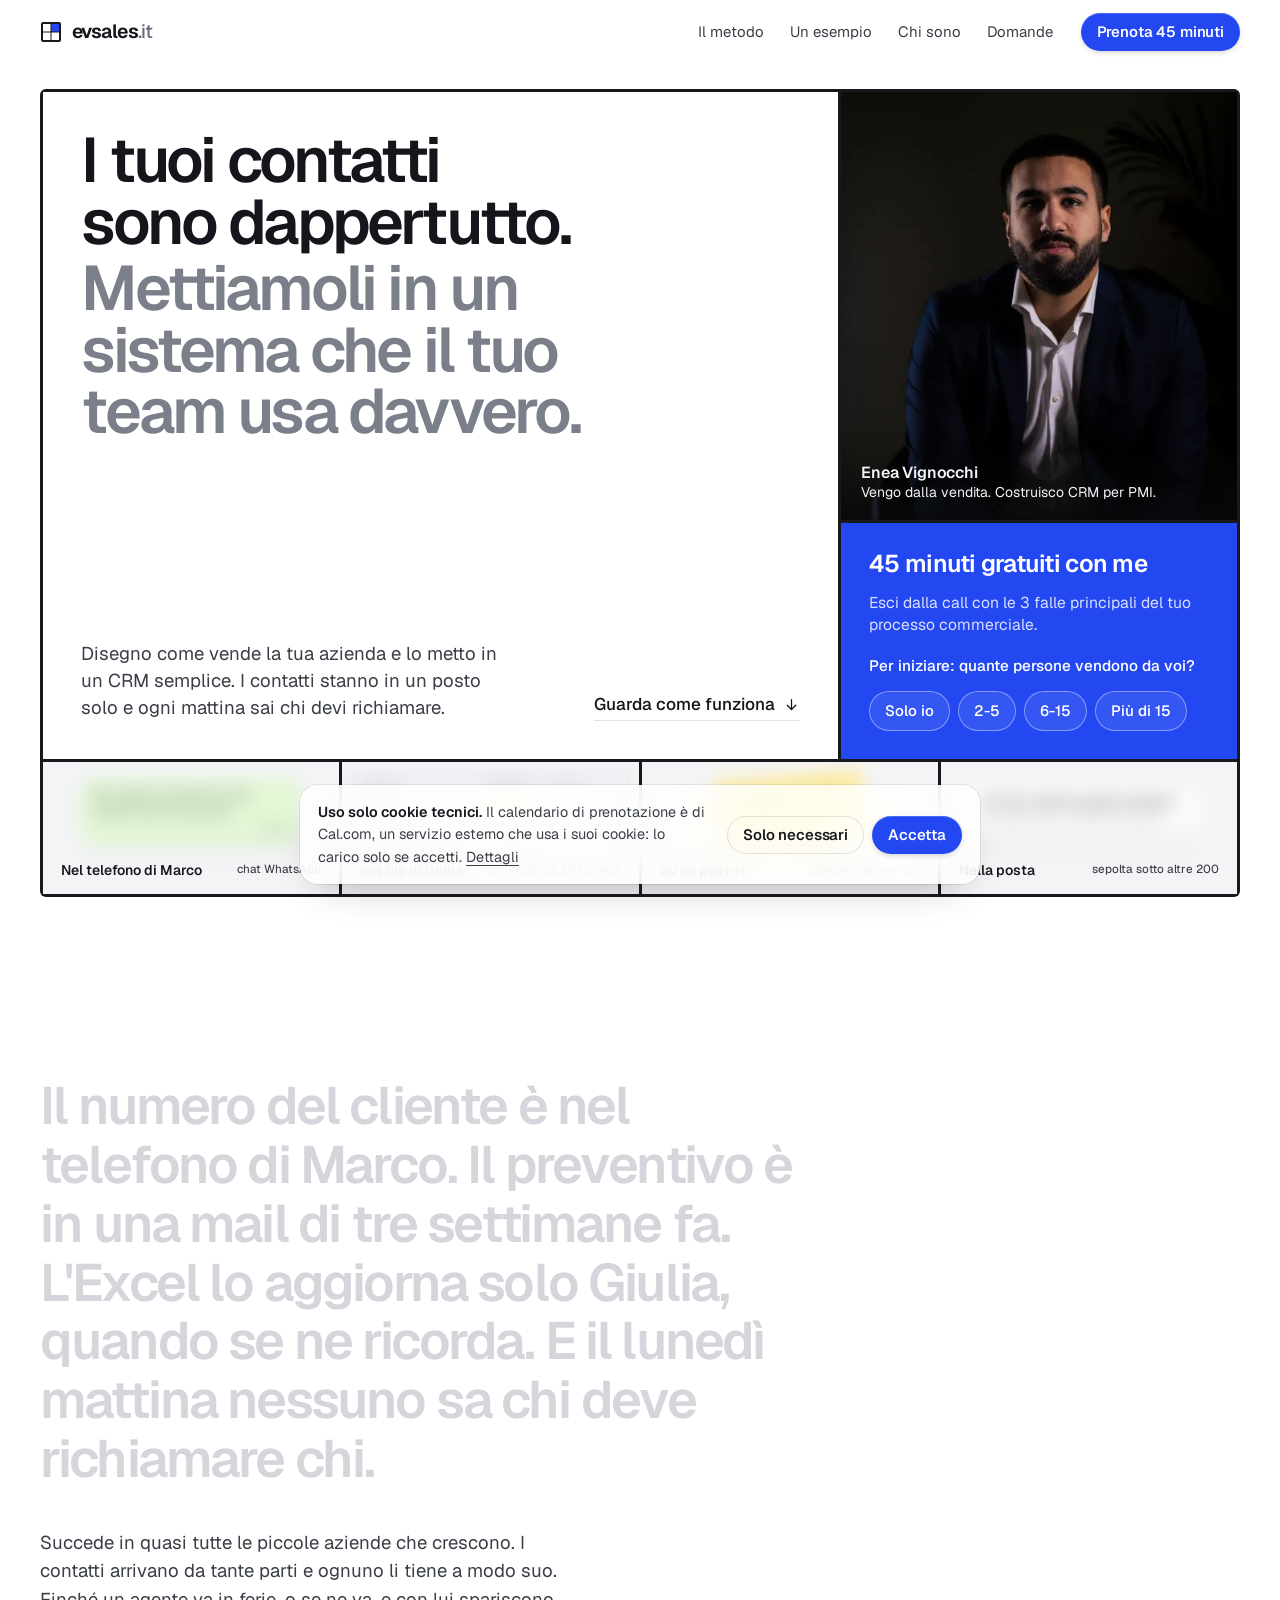
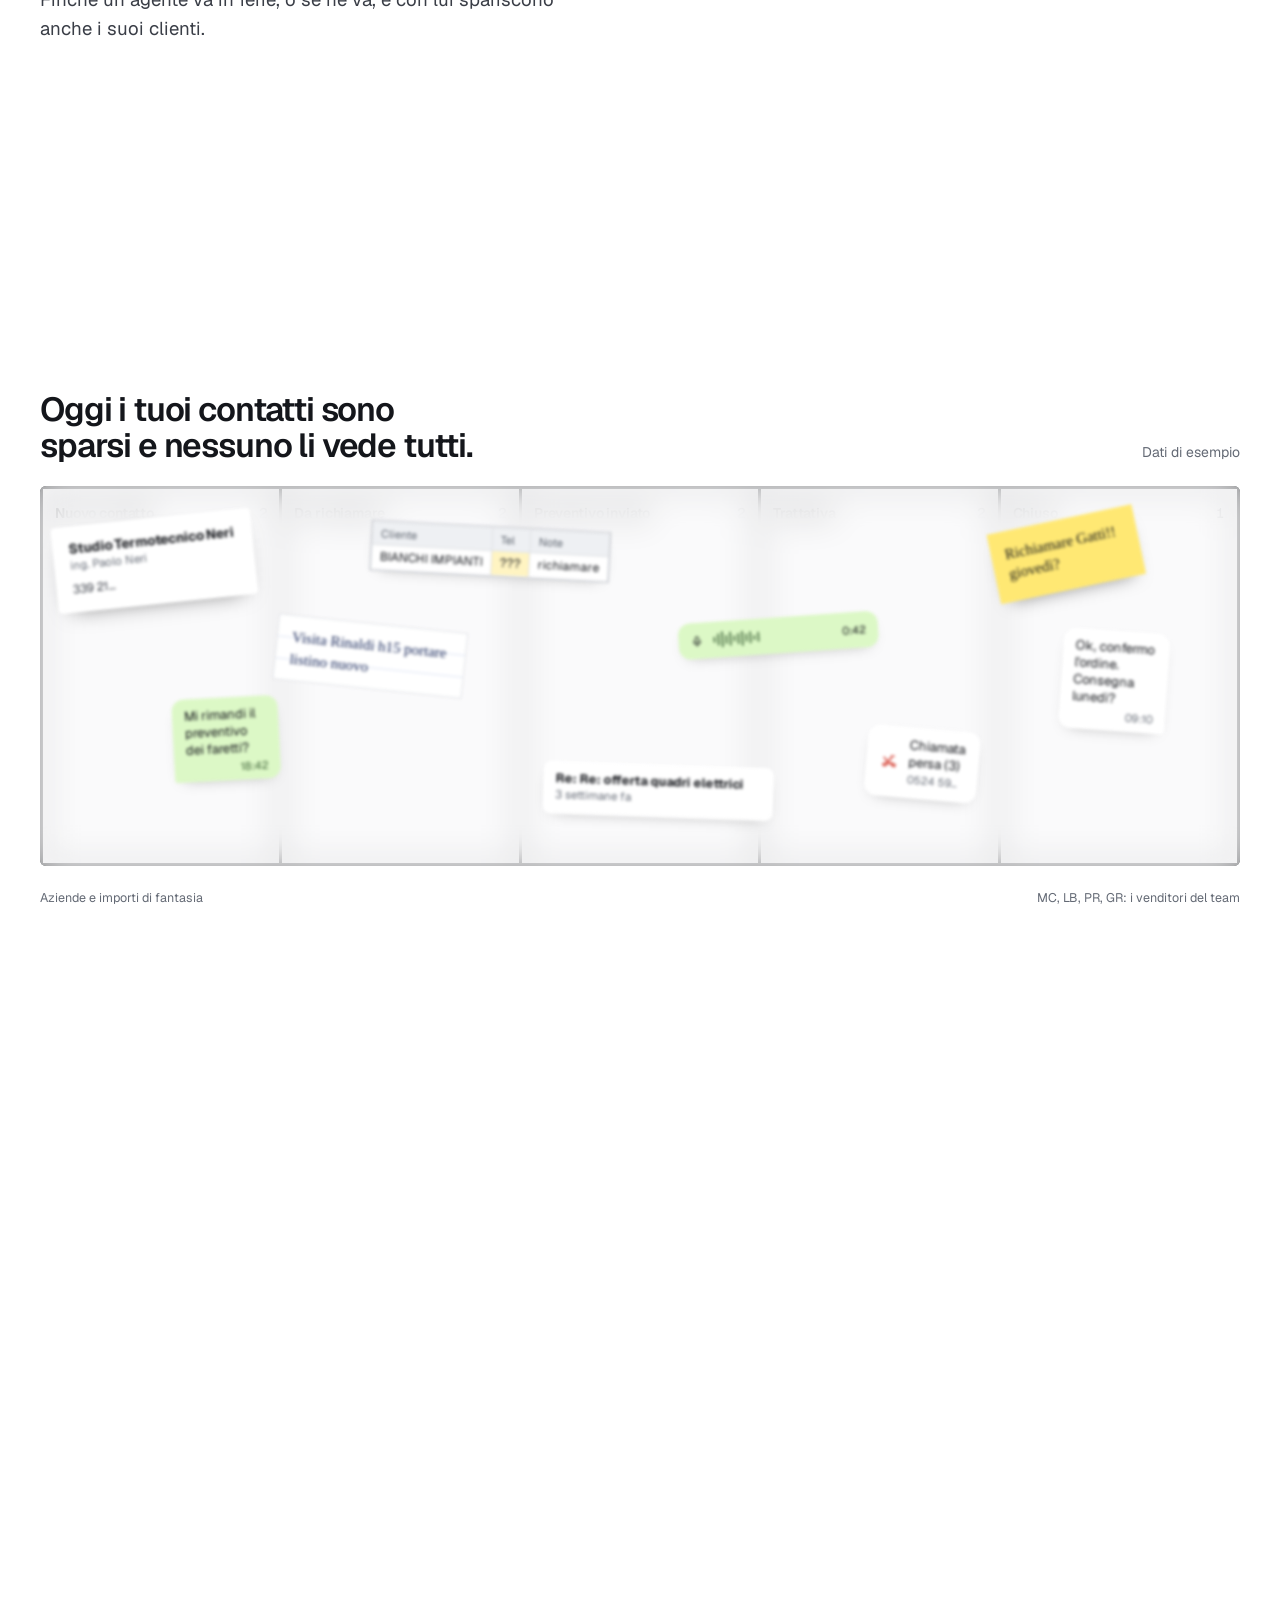
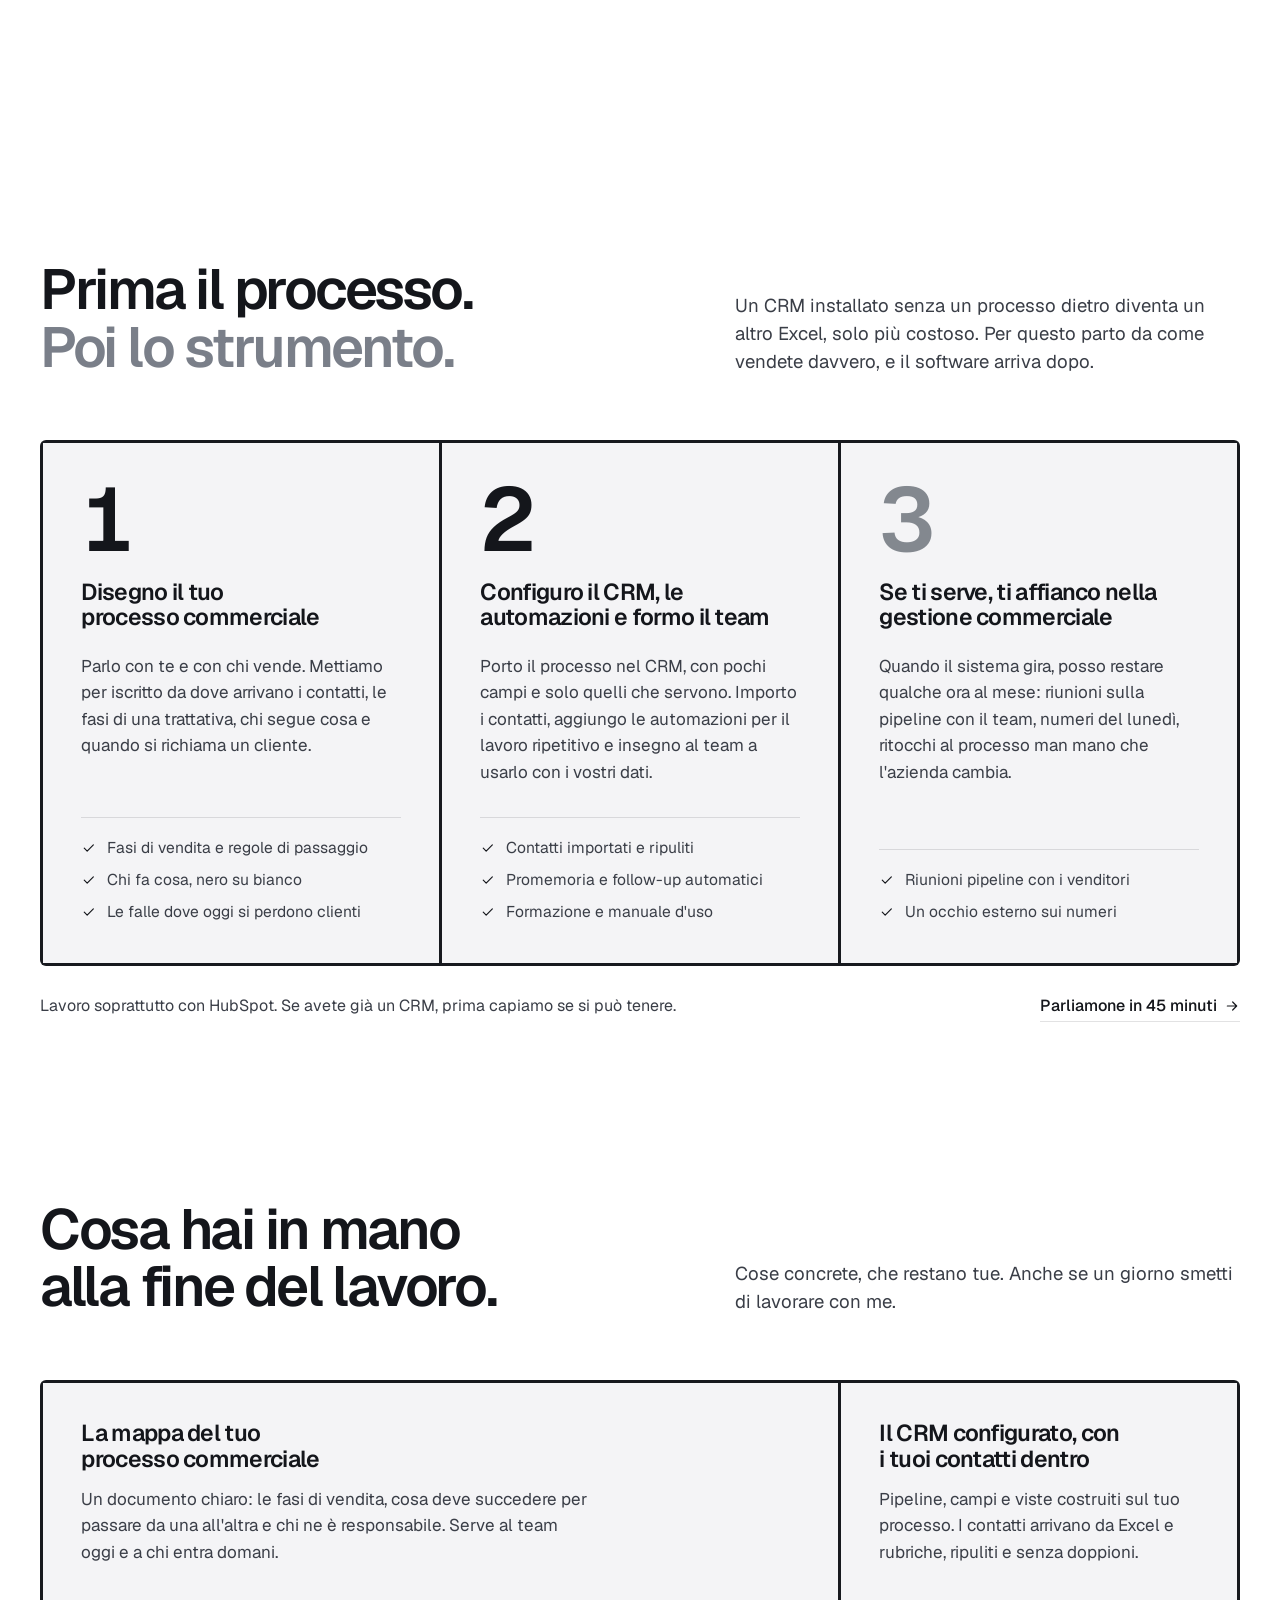
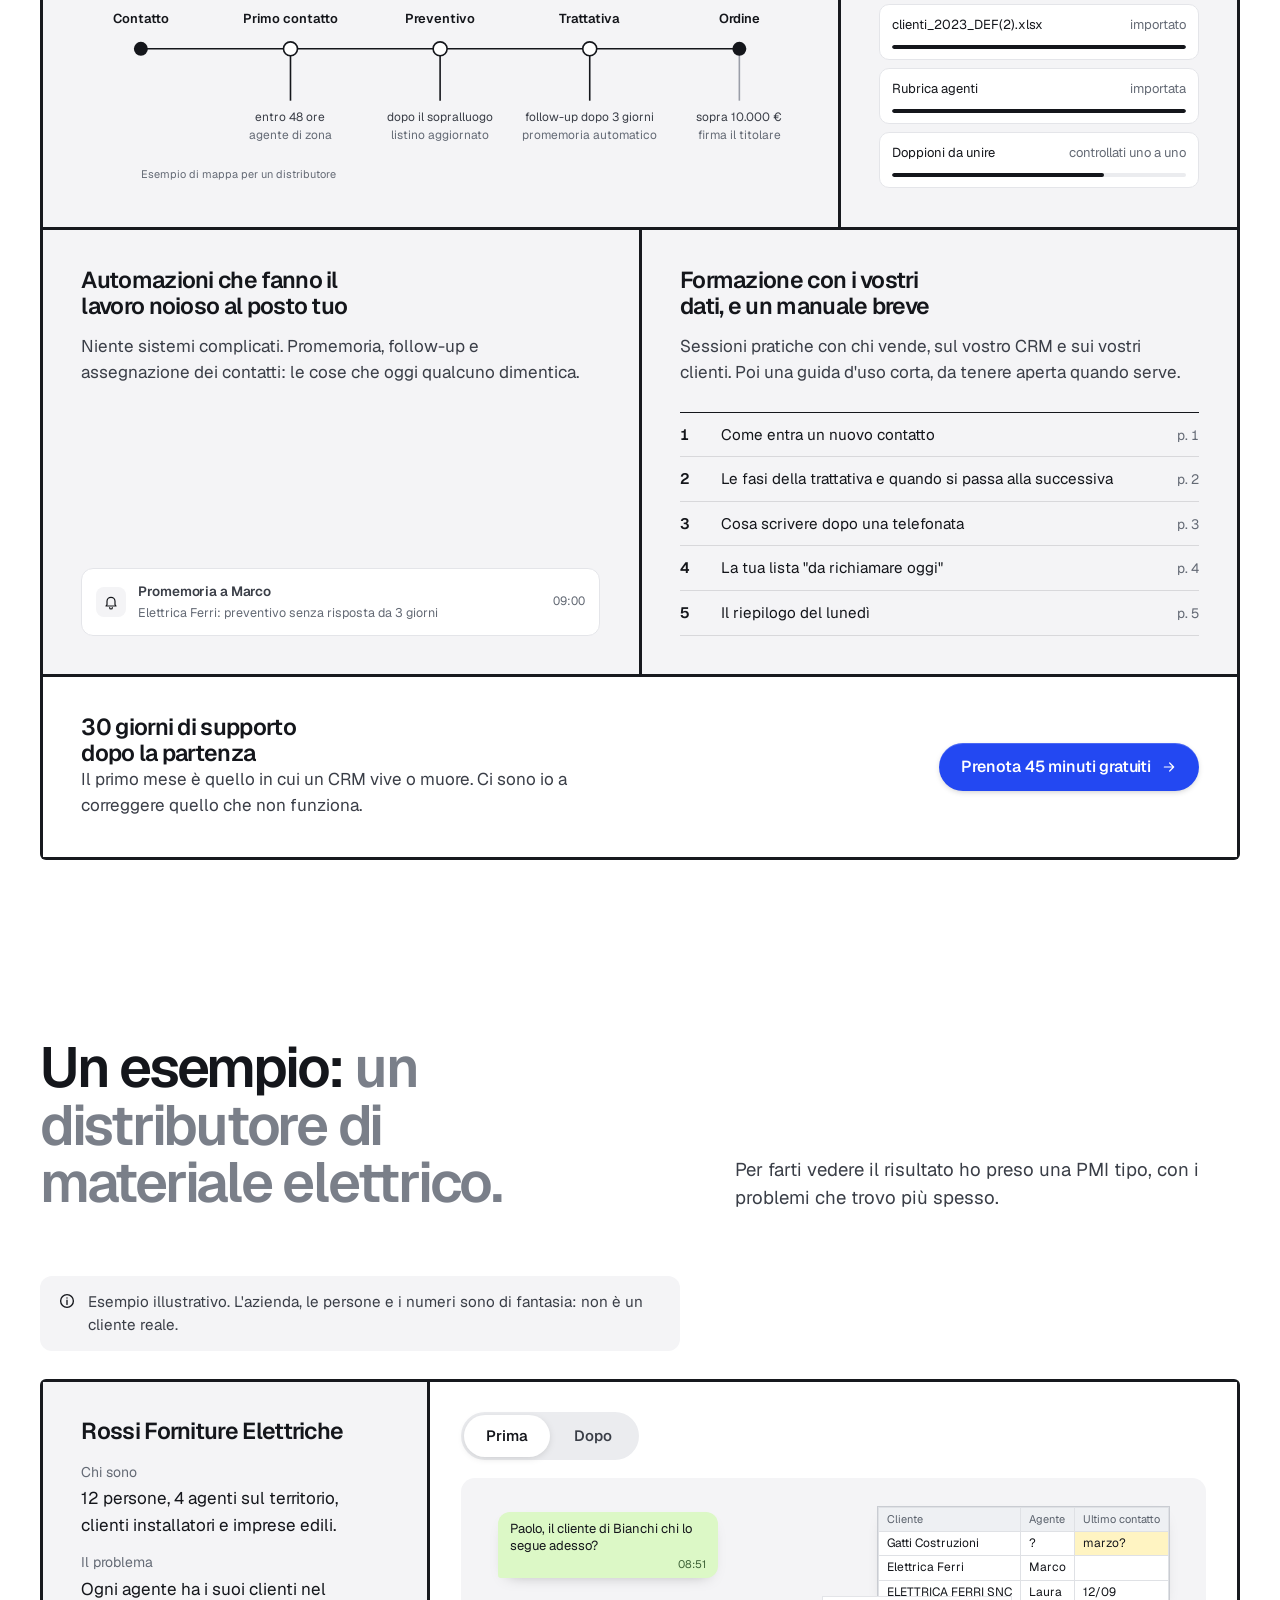
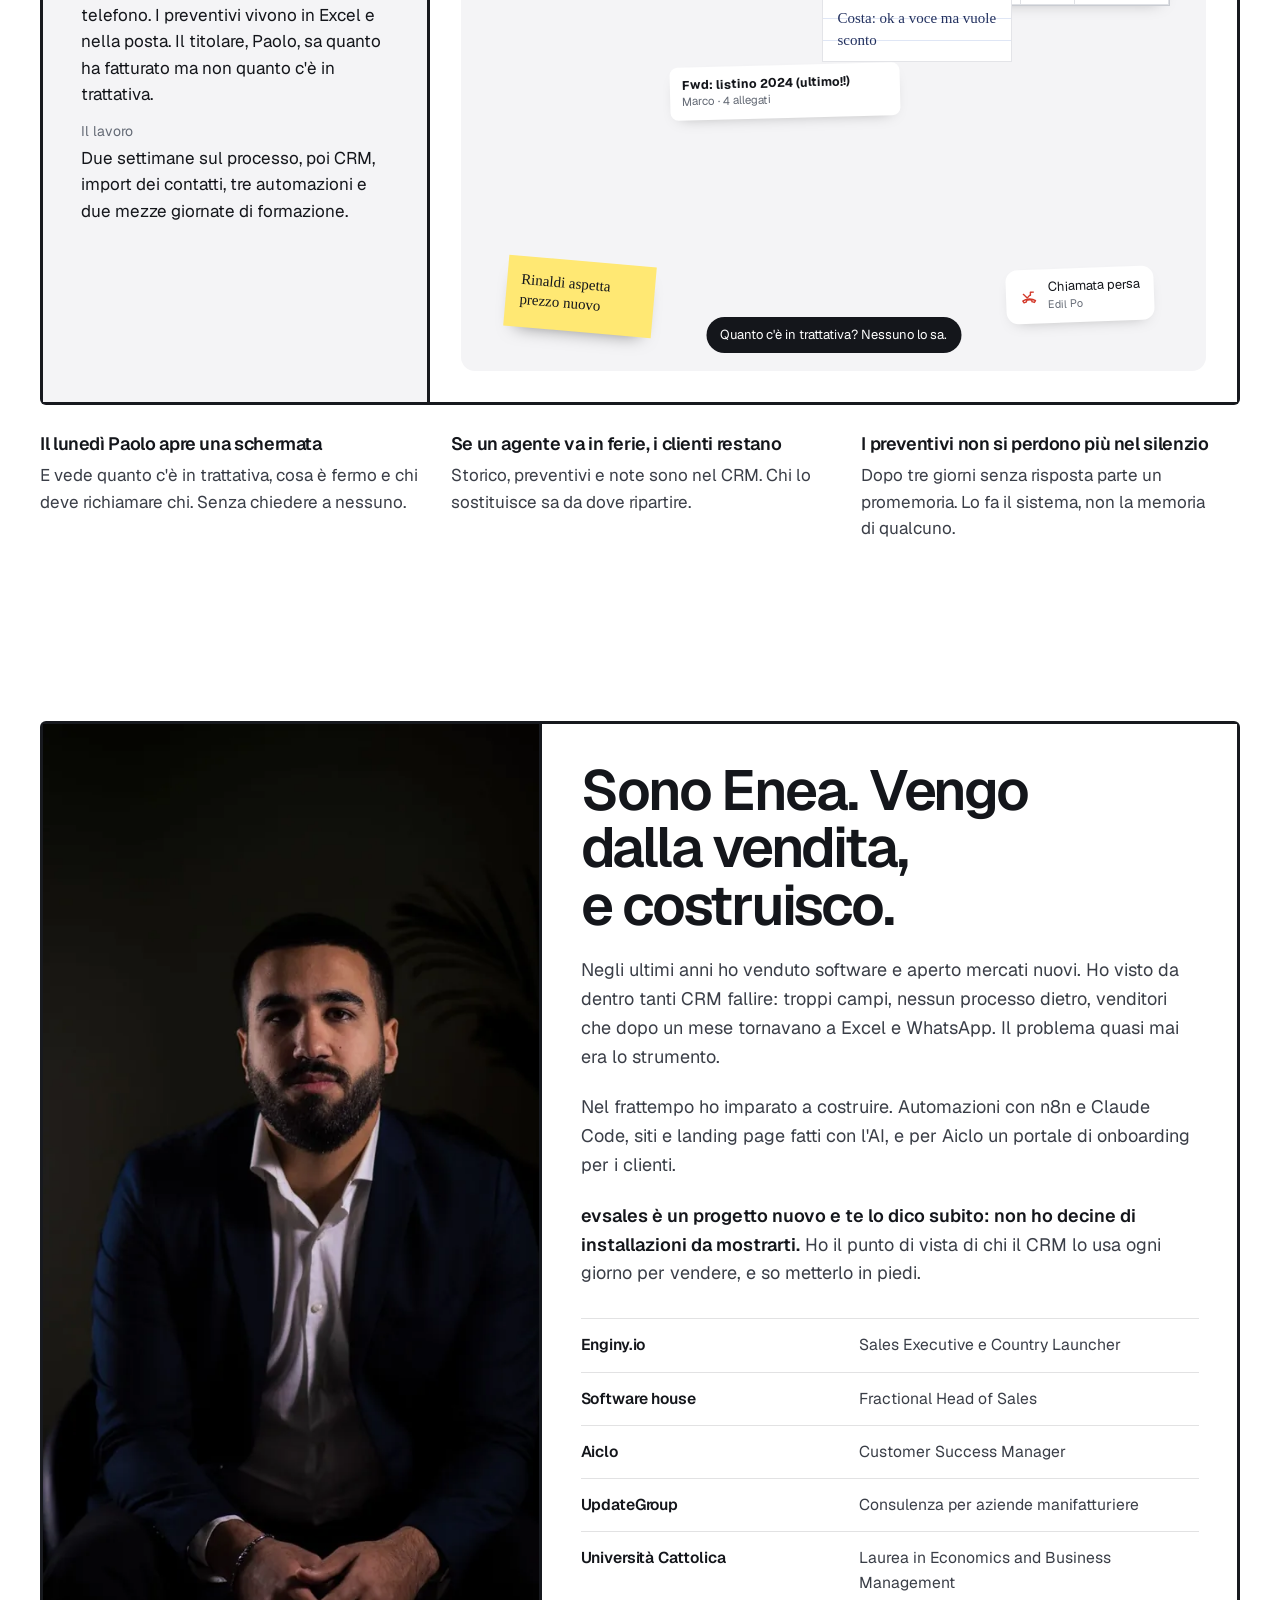
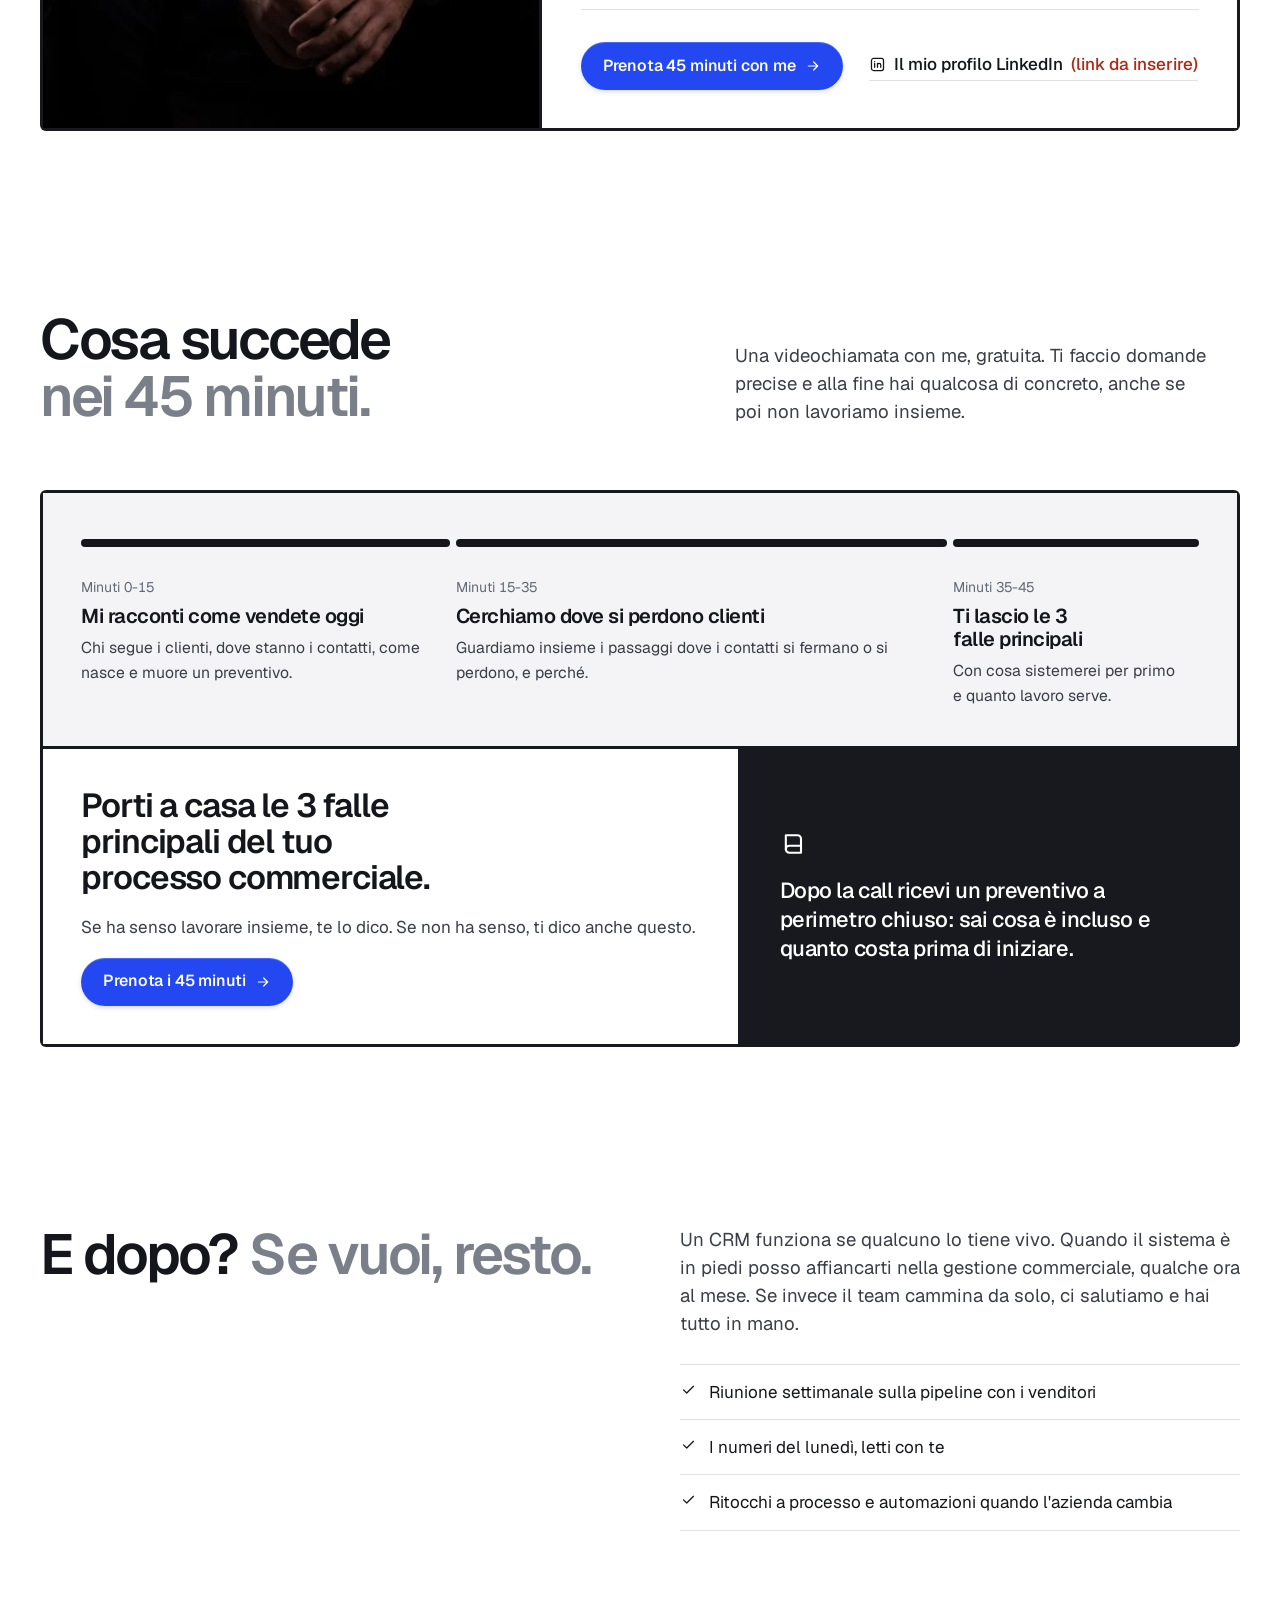
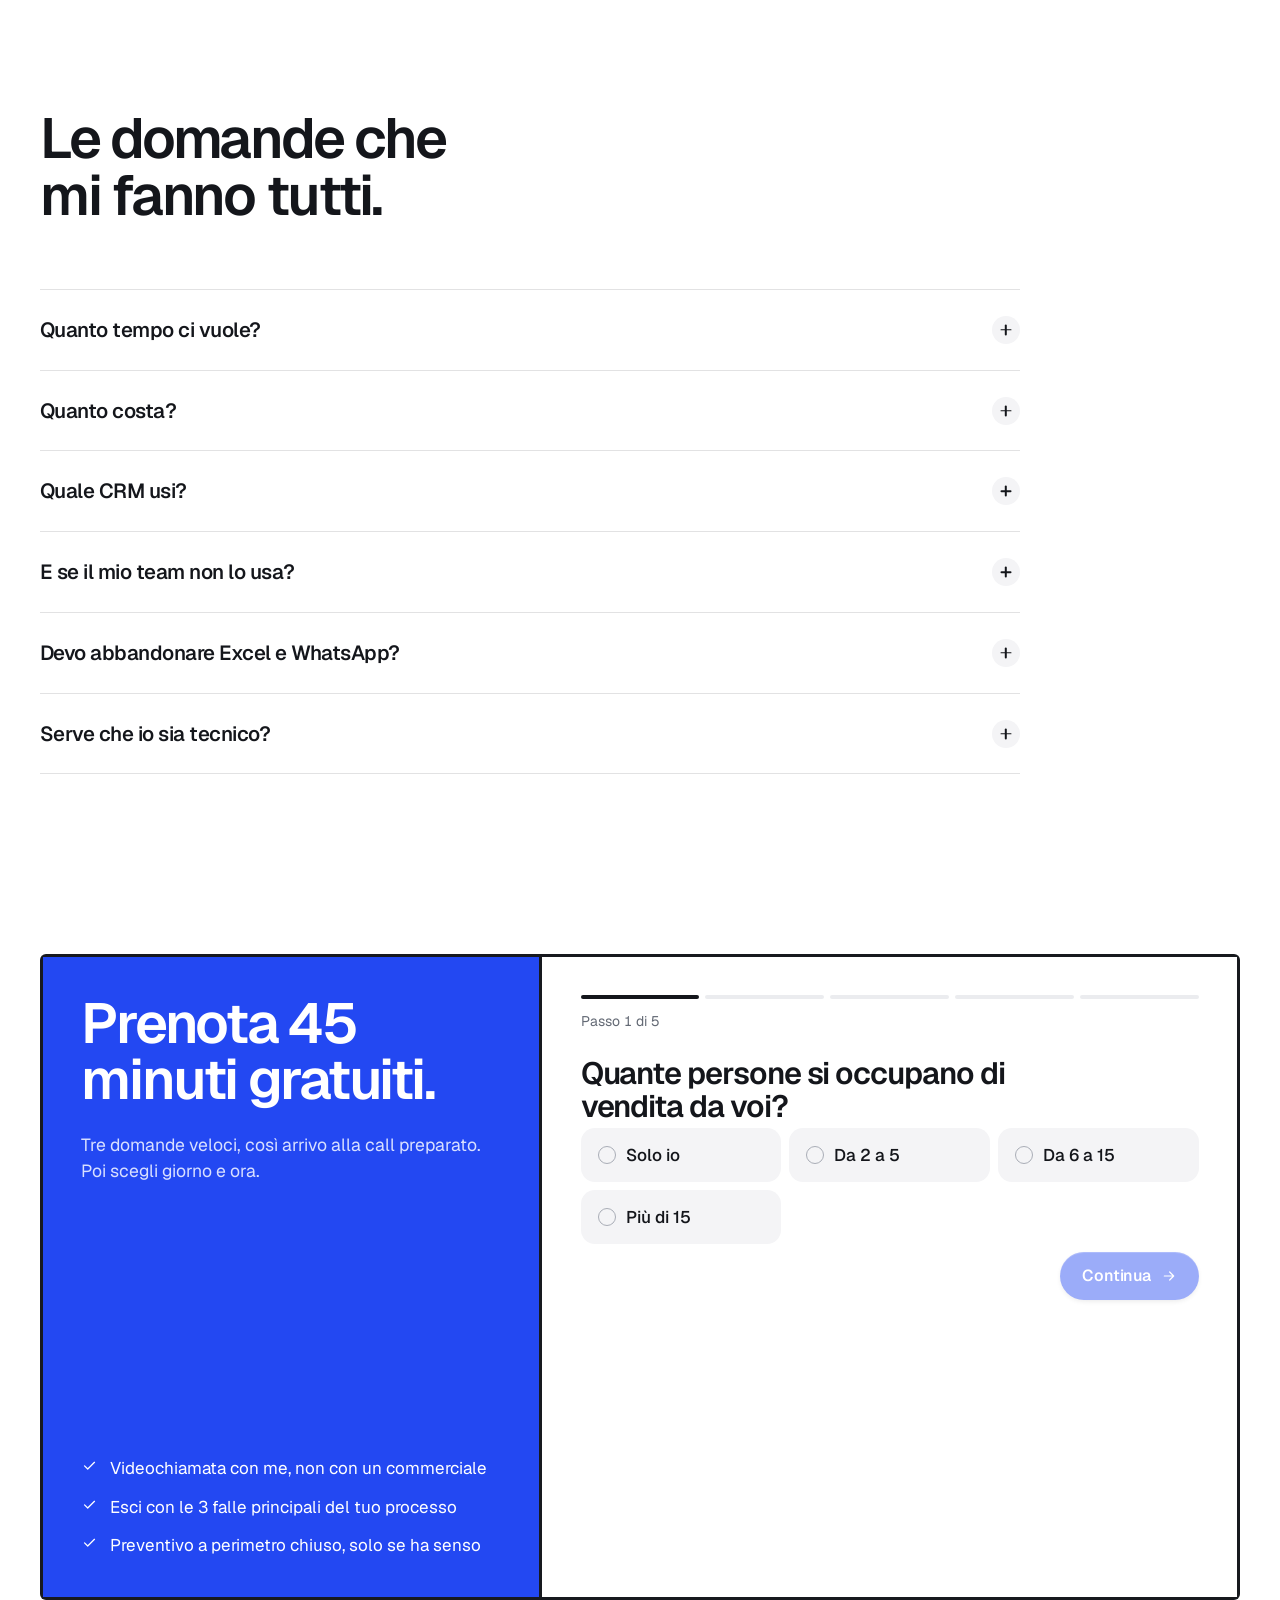
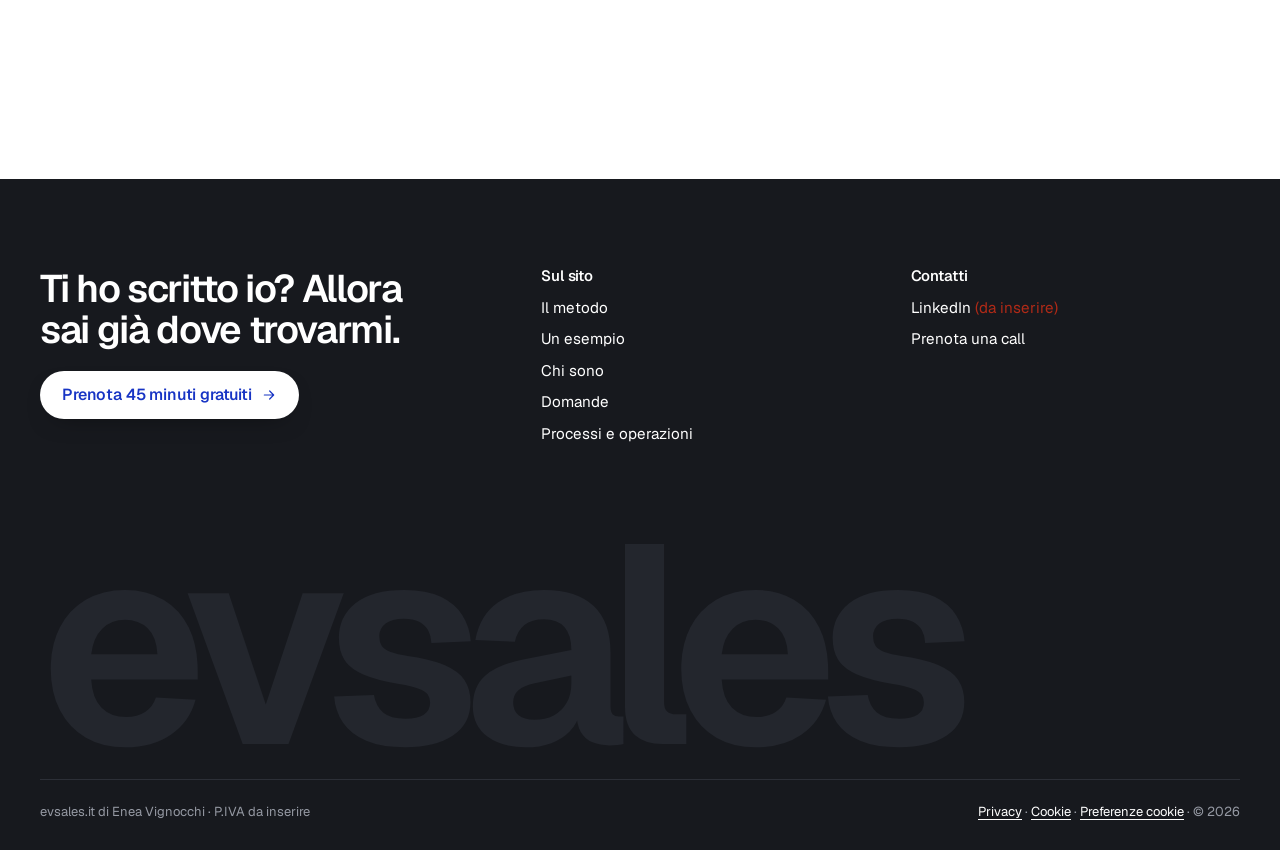
<file: index.html>
<!doctype html>
<html lang="it">
<head>
<meta charset="utf-8">
<meta name="viewport" content="width=device-width, initial-scale=1, viewport-fit=cover">
<title>evsales.it · Enea Vignocchi, CRM per piccole aziende</title>
<meta name="description" content="Sono Enea Vignocchi. Disegno il processo commerciale della tua azienda e lo metto in un CRM che il tuo team usa davvero. Prenota 45 minuti gratuiti.">
<meta name="theme-color" content="#ffffff">
<link rel="canonical" href="https://evsales.it/">
<link rel="icon" href="/favicon.svg" type="image/svg+xml">
<link rel="apple-touch-icon" href="/assets/img/apple-touch-icon.png">
<meta property="og:type" content="website">
<meta property="og:locale" content="it_IT">
<meta property="og:title" content="I tuoi contatti sono dappertutto. Mettiamoli in un sistema che il tuo team usa davvero.">
<meta property="og:description" content="Enea Vignocchi, consulente CRM per PMI. Prima il processo commerciale, poi lo strumento. 45 minuti gratuiti per trovare le 3 falle principali del tuo processo.">
<meta property="og:url" content="https://evsales.it/">
<meta property="og:image" content="https://evsales.it/assets/img/og.png">
<meta property="og:image:width" content="1200">
<meta property="og:image:height" content="630">
<meta name="twitter:card" content="summary_large_image">
<link rel="preload" href="/assets/fonts/geist-latin.woff2" as="font" type="font/woff2" crossorigin>
<link rel="stylesheet" href="/assets/css/site.css">
<script>document.documentElement.classList.add('js')</script>
<script type="application/ld+json">
{"@context":"https://schema.org","@type":"ProfessionalService","name":"evsales.it","url":"https://evsales.it/","founder":{"@type":"Person","name":"Enea Vignocchi","jobTitle":"Consulente CRM per PMI"},"areaServed":"IT","inLanguage":"it","description":"Progettazione del processo commerciale e installazione di CRM per piccole e medie imprese italiane."}
</script>
</head>
<body>
<a class="skip" href="#main">Vai al contenuto</a>

<svg width="0" height="0" style="position:absolute" aria-hidden="true">
  <symbol id="i-arrow" viewBox="0 0 24 24"><path d="M5 12h14M13 6l6 6-6 6"/></symbol>
  <symbol id="i-down" viewBox="0 0 24 24"><path d="M12 5v14M6 13l6 6 6-6"/></symbol>
  <symbol id="i-back" viewBox="0 0 24 24"><path d="M19 12H5M11 18l-6-6 6-6"/></symbol>
  <symbol id="i-check" viewBox="0 0 24 24"><path d="M5 12.5l4.5 4.5L19 7.5"/></symbol>
  <symbol id="i-missed" viewBox="0 0 24 24"><path d="M4.5 8.5l5 5 4-4M18 6l-4 0 0 4"/><path d="M3.5 17.5c4.6-3.4 12.4-3.4 17 0l-1.6 2.3-3.3-1.2v-2.1a12 12 0 0 0-7.2 0v2.1l-3.3 1.2z"/></symbol>
  <symbol id="i-bell" viewBox="0 0 24 24"><path d="M6 16V11a6 6 0 1 1 12 0v5l1.5 2h-15z"/><path d="M10 20.5a2 2 0 0 0 4 0"/></symbol>
  <symbol id="i-user" viewBox="0 0 24 24"><circle cx="10" cy="8" r="3.5"/><path d="M3.5 20a6.5 6.5 0 0 1 13 0M19 8v6M16 11h6"/></symbol>
  <symbol id="i-clock" viewBox="0 0 24 24"><circle cx="12" cy="12" r="8.5"/><path d="M12 7.5V12l3 2"/></symbol>
  <symbol id="i-mail" viewBox="0 0 24 24"><rect x="3.5" y="5.5" width="17" height="13" rx="2"/><path d="M4 7l8 6 8-6"/></symbol>
  <symbol id="i-info" viewBox="0 0 24 24"><circle cx="12" cy="12" r="8.5"/><path d="M12 11v5.5M12 7.8v.2"/></symbol>
  <symbol id="i-mic" viewBox="0 0 24 24"><rect x="9" y="3.5" width="6" height="11" rx="3"/><path d="M5.5 11.5a6.5 6.5 0 0 0 13 0M12 18v2.5"/></symbol>
  <symbol id="i-in" viewBox="0 0 24 24"><rect x="3.5" y="3.5" width="17" height="17" rx="3"/><path d="M8 10.5V16M8 7.8v.2M12 16v-3.2a2.3 2.3 0 0 1 4.6 0V16M12 10.5V16"/></symbol>
  <symbol id="i-cal" viewBox="0 0 24 24"><rect x="3.5" y="5" width="17" height="15.5" rx="2.5"/><path d="M3.5 10h17M8 3v4M16 3v4"/></symbol>
  <symbol id="i-book" viewBox="0 0 24 24"><path d="M5 4.5h10a3 3 0 0 1 3 3v12H8a3 3 0 0 1-3-3z"/><path d="M5 16.5a3 3 0 0 1 3-3h10"/></symbol>
  <symbol id="i-hand" viewBox="0 0 24 24"><path d="M4 13.5l4.5-4 4 2.5 3.5-3.5L20 12"/><path d="M4 19.5h16"/></symbol>
</svg>

<header class="nav" id="nav">
  <div class="wall nav__in">
    <a class="brand" href="#top" aria-label="evsales.it, torna in cima">
      <svg class="brand__mark" viewBox="0 0 22 22" aria-hidden="true"><rect x="1" y="1" width="20" height="20" rx="2" fill="#17191e"/><rect x="3" y="3" width="7.5" height="7.5" fill="#fff"/><rect x="11.5" y="3" width="7.5" height="7.5" fill="#2348f2"/><rect x="3" y="11.5" width="7.5" height="7.5" fill="#fff"/><rect x="11.5" y="11.5" width="7.5" height="7.5" fill="#fff"/></svg>
      evsales<span>.it</span>
    </a>
    <nav class="nav__links" aria-label="Sezioni">
      <a href="#metodo">Il metodo</a>
      <a href="#esempio">Un esempio</a>
      <a href="#chi-sono">Chi sono</a>
      <a href="#domande">Domande</a>
    </nav>
    <a class="btn btn--sm" href="#prenota" data-cta>Prenota 45 minuti</a>
  </div>
</header>

<main id="main">

<!-- HERO -->
<section class="hero" id="top" aria-labelledby="h-hero">
  <div class="wall">
    <div class="vetrata">
      <div class="pane hero__main">
        <h1 id="h-hero">I tuoi contatti sono dappertutto. <span class="soft">Mettiamoli in un sistema che il tuo team usa davvero.</span></h1>
        <div class="hero__foot">
          <p class="hero__lead">Disegno come vende la tua azienda e lo metto in un CRM semplice. I contatti stanno in un posto solo e ogni mattina sai chi devi richiamare.</p>
          <a class="link" href="#problema">Guarda come funziona <svg class="i"><use href="#i-down"/></svg></a>
        </div>
      </div>

      <figure class="pane hero__photo">
        <picture>
          <source type="image/webp" srcset="/assets/img/enea-crop-560.webp 560w, /assets/img/enea-crop-900.webp 900w" sizes="(max-width: 640px) 92vw, (max-width: 1080px) 46vw, 30vw">
          <img src="/assets/img/enea-crop-900.jpg" alt="Ritratto di Enea Vignocchi, giacca blu e camicia bianca" width="900" height="979" fetchpriority="high">
        </picture>
        <figcaption><b>Enea Vignocchi</b>Vengo dalla vendita. Costruisco CRM per PMI.</figcaption>
      </figure>

      <div class="pane pane--cobalt hero__cta" data-light>
        <h2>45 minuti gratuiti con me</h2>
        <p>Esci dalla call con le 3 falle principali del tuo processo commerciale.</p>
        <p class="q" id="q-hero">Per iniziare: quante persone vendono da voi?</p>
        <div class="chips" role="group" aria-labelledby="q-hero">
          <button class="chip" type="button" data-team="Solo io">Solo io</button>
          <button class="chip" type="button" data-team="2-5">2-5</button>
          <button class="chip" type="button" data-team="6-15">6-15</button>
          <button class="chip" type="button" data-team="Più di 15">Più di 15</button>
        </div>
      </div>

      <div class="pane frost f1" aria-hidden="true">
        <div class="frost__behind"><div class="frag frag--wa">Mi rimandi il preventivo dei faretti? Non lo trovo più<time>18:42</time></div></div>
        <div class="frost__glass"></div>
        <p class="frost__label">Nel telefono di Marco<small>chat WhatsApp</small></p>
      </div>
      <div class="pane frost f2" aria-hidden="true">
        <div class="frost__behind"><div class="frag frag--xl"><table><tr><td>Cliente</td><td>Telefono</td><td>Note</td></tr><tr><td>BIANCHI IMPIANTI</td><td class="warn">???</td><td>richiamare</td></tr><tr><td>Bianchi Impianti srl</td><td>0521 48…</td><td></td></tr></table></div></div>
        <div class="frost__glass"></div>
        <p class="frost__label">Nel file di Giulia<small>clienti_2023_DEF(2).xlsx</small></p>
      </div>
      <div class="pane frost f3" aria-hidden="true">
        <div class="frost__behind"><div class="frag frag--post">Richiamare Gatti!! giovedì?</div></div>
        <div class="frost__glass"></div>
        <p class="frost__label">Su un post-it<small>attaccato al monitor</small></p>
      </div>
      <div class="pane frost f4" aria-hidden="true">
        <div class="frost__behind"><div class="frag frag--mail"><b>Re: Re: offerta quadri elettrici</b><span>3 settimane fa · nessuna risposta</span></div></div>
        <div class="frost__glass"></div>
        <p class="frost__label">Nella posta<small>sepolta sotto altre 200</small></p>
      </div>
    </div>
  </div>
</section>

<!-- PROBLEMA -->
<section class="section" id="problema" aria-label="Il problema">
  <div class="wall">
    <p class="statement" data-words>Il numero del cliente è nel telefono di Marco. Il preventivo è in una mail di tre settimane fa. L'Excel lo aggiorna solo Giulia, quando se ne ricorda. E il lunedì mattina nessuno sa chi deve richiamare chi.</p>
    <p class="statement-note" data-reveal>Succede in quasi tutte le piccole aziende che crescono. I contatti arrivano da tante parti e ognuno li tiene a modo suo. Finché un agente va in ferie, o se ne va, e con lui spariscono anche i suoi clienti.</p>
  </div>
</section>

<!-- SCENA: dal caos alla pipeline -->
<section class="scene" id="scena" aria-label="Dai contatti sparsi a un sistema unico">
  <div class="scene__stage wall">
    <div class="scene__head">
      <h2 class="scene__caption" aria-live="polite">
        <span class="on" data-cap="0">Oggi i tuoi contatti sono sparsi e nessuno li vede tutti.</span>
        <span data-cap="1">Prima metto in fila il processo: le fasi, chi fa cosa, quando si richiama.</span>
        <span data-cap="2">Poi lo porto nel CRM. Ogni contatto ha un posto e qualcuno che lo segue.</span>
      </h2>
      <p class="scene__tag">Dati di esempio</p>
    </div>
    <div class="board">
      <div class="vetrata">
        <div class="col"><h3>Nuovo contatto <em>2</em></h3><div class="slot" data-slot="0"></div><div class="slot" data-slot="1"></div></div>
        <div class="col"><h3>Da richiamare <em>2</em></h3><div class="slot" data-slot="2"></div><div class="slot" data-slot="3"></div></div>
        <div class="col"><h3>Preventivo inviato <em>2</em></h3><div class="slot" data-slot="4"></div><div class="slot" data-slot="5"></div></div>
        <div class="col"><h3>Trattativa <em>2</em></h3><div class="slot" data-slot="6"></div><div class="slot" data-slot="7"></div></div>
        <div class="col"><h3>Chiuso <em>1</em></h3><div class="slot" data-slot="8"></div></div>
      </div>
      <div class="board__frost" aria-hidden="true"></div>
      <div class="board__frags" aria-hidden="true">
        <div class="fr" data-to="0" data-from="6,10,-6"><div class="fr__messy frag frag--card"><b>Studio Termotecnico Neri</b><span>ing. Paolo Neri</span><div class="ph">339 21…</div></div><div class="fr__clean"><b>Studio Neri</b><span>Biglietto da visita, fiera <i class="av">LB</i></span></div></div>
        <div class="fr" data-to="1" data-from="70,62,5"><div class="fr__messy frag frag--call"><svg class="i"><use href="#i-missed"/></svg><span>Chiamata persa (3)<br><small class="muted">0524 59…</small></span></div><div class="fr__clean"><b>Impianti Sala</b><span>Chiamata in arrivo <i class="av">GR</i></span></div></div>
        <div class="fr" data-to="2" data-from="34,6,3"><div class="fr__messy frag frag--xl"><table><tr><td>Cliente</td><td>Tel</td><td>Note</td></tr><tr><td>BIANCHI IMPIANTI</td><td class="warn">???</td><td>richiamare</td></tr></table></div><div class="fr__clean"><b>Bianchi Impianti</b><span>Richiamare oggi <i class="av">LB</i></span></div></div>
        <div class="fr" data-to="3" data-from="82,8,-8"><div class="fr__messy frag frag--post">Richiamare Gatti!! giovedì?</div><div class="fr__clean"><b>Gatti Costruzioni</b><span>Richiamare giovedì <i class="av">PR</i></span></div></div>
        <div class="fr" data-to="4" data-from="12,58,-3"><div class="fr__messy frag frag--wa">Mi rimandi il preventivo dei faretti?<time>18:42</time></div><div class="fr__clean"><b>Elettrica Ferri</b><span>Preventivo 2.480 € <i class="av">MC</i></span></div></div>
        <div class="fr" data-to="5" data-from="48,72,2"><div class="fr__messy frag frag--mail"><b>Re: Re: offerta quadri elettrici</b><span>3 settimane fa</span></div><div class="fr__clean"><b>Coop. Edile Valtaro</b><span>Follow-up in 2 giorni <i class="av">MC</i></span></div></div>
        <div class="fr" data-to="6" data-from="58,30,-4"><div class="fr__messy frag frag--voice"><svg class="i"><use href="#i-mic"/></svg><span class="wave"><i style="height:6px"></i><i style="height:12px"></i><i style="height:16px"></i><i style="height:9px"></i><i style="height:14px"></i><i style="height:6px"></i><i style="height:11px"></i><i style="height:15px"></i><i style="height:8px"></i><i style="height:12px"></i><i style="height:5px"></i><i style="height:10px"></i></span><small>0:42</small></div><div class="fr__clean"><b>F.lli Costa</b><span>Trattativa 6.900 € <i class="av">PR</i></span></div></div>
        <div class="fr" data-to="7" data-from="24,34,6"><div class="fr__messy frag frag--note">Visita Rinaldi h15 portare listino nuovo</div><div class="fr__clean"><b>Rinaldi Arredi</b><span>Visita martedì <i class="av">MC</i></span></div></div>
        <div class="fr" data-to="8" data-from="86,40,4"><div class="fr__messy frag frag--wa in">Ok, confermo l'ordine. Consegna lunedì?<time>09:10</time></div><div class="fr__clean"><b>Edil Po</b><span>Ordine 3.150 € <i class="av">LB</i></span></div></div>
      </div>
    </div>
    <div class="board__legend"><span>Aziende e importi di fantasia</span><span>MC, LB, PR, GR: i venditori del team</span></div>
  </div>
</section>

<!-- METODO -->
<section class="section method" id="metodo" aria-labelledby="h-metodo">
  <div class="wall">
    <div class="intro">
      <h2 class="h2" id="h-metodo" data-reveal>Prima il processo. <span class="soft">Poi lo strumento.</span></h2>
      <p data-reveal>Un CRM installato senza un processo dietro diventa un altro Excel, solo più costoso. Per questo parto da come vendete davvero, e il software arriva dopo.</p>
    </div>
    <div class="vetrata">
      <article class="pane pane--gray step" data-light data-reveal>
        <div class="step__n">1</div>
        <h3>Disegno il tuo processo commerciale</h3>
        <p>Parlo con te e con chi vende. Mettiamo per iscritto da dove arrivano i contatti, le fasi di una trattativa, chi segue cosa e quando si richiama un cliente.</p>
        <ul>
          <li><svg class="i"><use href="#i-check"/></svg>Fasi di vendita e regole di passaggio</li>
          <li><svg class="i"><use href="#i-check"/></svg>Chi fa cosa, nero su bianco</li>
          <li><svg class="i"><use href="#i-check"/></svg>Le falle dove oggi si perdono clienti</li>
        </ul>
      </article>
      <article class="pane pane--gray step" data-light data-reveal>
        <div class="step__n">2</div>
        <h3>Configuro il CRM, le automazioni e formo il team</h3>
        <p>Porto il processo nel CRM, con pochi campi e solo quelli che servono. Importo i contatti, aggiungo le automazioni per il lavoro ripetitivo e insegno al team a usarlo con i vostri dati.</p>
        <ul>
          <li><svg class="i"><use href="#i-check"/></svg>Contatti importati e ripuliti</li>
          <li><svg class="i"><use href="#i-check"/></svg>Promemoria e follow-up automatici</li>
          <li><svg class="i"><use href="#i-check"/></svg>Formazione e manuale d'uso</li>
        </ul>
      </article>
      <article class="pane pane--gray step step--opt" data-light data-reveal>
        <div class="step__n">3</div>
        <h3>Se ti serve, ti affianco nella gestione commerciale</h3>
        <p>Quando il sistema gira, posso restare qualche ora al mese: riunioni sulla pipeline con il team, numeri del lunedì, ritocchi al processo man mano che l'azienda cambia.</p>
        <ul>
          <li><svg class="i"><use href="#i-check"/></svg>Riunioni pipeline con i venditori</li>
          <li><svg class="i"><use href="#i-check"/></svg>Un occhio esterno sui numeri</li>
        </ul>
      </article>
    </div>
    <div class="method__note" data-reveal>
      <p>Lavoro soprattutto con HubSpot. Se avete già un CRM, prima capiamo se si può tenere.</p>
      <a class="link" href="#prenota" data-cta>Parliamone in 45 minuti <svg class="i"><use href="#i-arrow"/></svg></a>
    </div>
  </div>
</section>

<!-- COSA OTTIENI -->
<section class="section bento" id="cosa-ottieni" aria-labelledby="h-ottieni">
  <div class="wall">
    <div class="intro">
      <h2 class="h2" id="h-ottieni" data-reveal>Cosa hai in mano alla fine del lavoro.</h2>
      <p data-reveal>Cose concrete, che restano tue. Anche se un giorno smetti di lavorare con me.</p>
    </div>
    <div class="vetrata">
      <div class="pane pane--gray b-map" data-light data-reveal>
        <h3>La mappa del tuo processo commerciale</h3>
        <p>Un documento chiaro: le fasi di vendita, cosa deve succedere per passare da una all'altra e chi ne è responsabile. Serve al team oggi e a chi entra domani.</p>
        <div class="map-wrap"><svg class="map" viewBox="0 0 720 210" role="img" aria-label="Esempio di mappa del processo: contatto, primo contatto, preventivo, trattativa, ordine, con le regole tra una fase e l'altra">
          <g fill="none" stroke="#14161b" stroke-width="1.6">
            <path class="draw" style="--len:640" d="M60 70 H660"/>
            <path class="draw" style="--len:60" d="M210 70 v52"/>
            <path class="draw" style="--len:60" d="M360 70 v52"/>
            <path class="draw" style="--len:60" d="M510 70 v52"/>
            <path class="draw" style="--len:60" d="M660 70 v52" stroke="#9a9ea8" stroke-dasharray="3 4"/>
          </g>
          <g class="node" font-size="13" font-weight="600" fill="#14161b" text-anchor="middle">
            <circle cx="60" cy="70" r="7" fill="#14161b"/><text x="60" y="44">Contatto</text>
            <circle cx="210" cy="70" r="7" fill="#fff" stroke="#14161b" stroke-width="1.6"/><text x="210" y="44">Primo contatto</text>
            <circle cx="360" cy="70" r="7" fill="#fff" stroke="#14161b" stroke-width="1.6"/><text x="360" y="44">Preventivo</text>
            <circle cx="510" cy="70" r="7" fill="#fff" stroke="#14161b" stroke-width="1.6"/><text x="510" y="44">Trattativa</text>
            <circle cx="660" cy="70" r="7" fill="#14161b"/><text x="660" y="44">Ordine</text>
          </g>
          <g class="node" font-size="12" fill="#3a3e47" text-anchor="middle">
            <text x="210" y="142">entro 48 ore</text><text x="210" y="160" fill="#646a75">agente di zona</text>
            <text x="360" y="142">dopo il sopralluogo</text><text x="360" y="160" fill="#646a75">listino aggiornato</text>
            <text x="510" y="142">follow-up dopo 3 giorni</text><text x="510" y="160" fill="#646a75">promemoria automatico</text>
            <text x="660" y="142">sopra 10.000 €</text><text x="660" y="160" fill="#646a75">firma il titolare</text>
          </g>
          <text class="node" x="60" y="200" font-size="11" fill="#646a75">Esempio di mappa per un distributore</text>
        </svg></div>
        <ol class="map-list"><li><b>Contatto</b></li><li><b>Primo contatto</b><span>entro 48 ore, agente di zona</span></li><li><b>Preventivo</b><span>dopo il sopralluogo, listino aggiornato</span></li><li><b>Trattativa</b><span>follow-up dopo 3 giorni, promemoria automatico</span></li><li><b>Ordine</b><span>sopra 10.000 € firma il titolare</span></li></ol><small class="map-list">Esempio di mappa per un distributore</small>
      </div>
      <div class="pane pane--gray b-crm" data-light data-reveal>
        <h3>Il CRM configurato, con i tuoi contatti dentro</h3>
        <p>Pipeline, campi e viste costruiti sul tuo processo. I contatti arrivano da Excel e rubriche, ripuliti e senza doppioni.</p>
        <div class="import" data-reveal>
          <div class="import__row">clienti_2023_DEF(2).xlsx <span>importato</span><div class="import__bar"><i style="--w:100%"></i></div></div>
          <div class="import__row">Rubrica agenti <span>importata</span><div class="import__bar"><i style="--w:100%"></i></div></div>
          <div class="import__row">Doppioni da unire <span>controllati uno a uno</span><div class="import__bar"><i style="--w:72%"></i></div></div>
        </div>
      </div>
      <div class="pane pane--gray b-auto" data-light data-reveal>
        <h3>Automazioni che fanno il lavoro noioso al posto tuo</h3>
        <p>Niente sistemi complicati. Promemoria, follow-up e assegnazione dei contatti: le cose che oggi qualcuno dimentica.</p>
        <div class="feed" id="feed" aria-live="off"></div>
        <script type="application/json" id="feed-data">[
          {"ico": "i-bell", "b": "Promemoria a Marco", "s": "Elettrica Ferri: preventivo senza risposta da 3 giorni", "t": "09:00"},
          {"ico": "i-user", "b": "Nuovo contatto assegnato a Laura", "s": "Richiesta dal sito, zona Parma", "t": "09:14"},
          {"ico": "i-clock", "b": "Attività per Paolo", "s": "Gatti Costruzioni fermo da 60 giorni: richiamare", "t": "10:02"},
          {"ico": "i-mail", "b": "Riepilogo del lunedì inviato", "s": "5 clienti da richiamare, 2 preventivi fermi", "t": "07:30"}
        ]</script>
      </div>
      <div class="pane pane--gray b-train" data-light data-reveal>
        <h3>Formazione con i vostri dati, e un manuale breve</h3>
        <p>Sessioni pratiche con chi vende, sul vostro CRM e sui vostri clienti. Poi una guida d'uso corta, da tenere aperta quando serve.</p>
        <ol class="toc" aria-label="Esempio di indice del manuale">
          <li><span>Come entra un nuovo contatto</span><em>p. 1</em></li>
          <li><span>Le fasi della trattativa e quando si passa alla successiva</span><em>p. 2</em></li>
          <li><span>Cosa scrivere dopo una telefonata</span><em>p. 3</em></li>
          <li><span>La tua lista "da richiamare oggi"</span><em>p. 4</em></li>
          <li><span>Il riepilogo del lunedì</span><em>p. 5</em></li>
        </ol>
      </div>
      <div class="pane b-support" data-reveal>
        <div>
          <h3>30 giorni di supporto dopo la partenza</h3>
          <p>Il primo mese è quello in cui un CRM vive o muore. Ci sono io a correggere quello che non funziona.</p>
        </div>
        <a class="btn" href="#prenota" data-cta>Prenota 45 minuti gratuiti <svg class="i"><use href="#i-arrow"/></svg></a>
      </div>
    </div>
  </div>
</section>

<!-- ESEMPIO -->
<section class="section case" id="esempio" aria-labelledby="h-esempio">
  <div class="wall">
    <div class="intro">
      <h2 class="h2" id="h-esempio" data-reveal>Un esempio: <span class="soft">un distributore di materiale elettrico.</span></h2>
      <p data-reveal>Per farti vedere il risultato ho preso una PMI tipo, con i problemi che trovo più spesso.</p>
    </div>
    <p class="case__label" data-reveal><svg class="i"><use href="#i-info"/></svg><span>Esempio illustrativo. L'azienda, le persone e i numeri sono di fantasia: non è un cliente reale.</span></p>
    <div class="vetrata">
      <div class="pane pane--gray case__story">
        <h3>Rossi Forniture Elettriche</h3>
        <dl>
          <div><dt>Chi sono</dt><dd>12 persone, 4 agenti sul territorio, clienti installatori e imprese edili.</dd></div>
          <div><dt>Il problema</dt><dd>Ogni agente ha i suoi clienti nel telefono. I preventivi vivono in Excel e nella posta. Il titolare, Paolo, sa quanto ha fatturato ma non quanto c'è in trattativa.</dd></div>
          <div><dt>Il lavoro</dt><dd>Due settimane sul processo, poi CRM, import dei contatti, tre automazioni e due mezze giornate di formazione.</dd></div>
        </dl>
      </div>
      <div class="pane case__demo">
        <div class="seg" role="tablist" aria-label="Prima e dopo" data-v="prima">
          <span class="seg__thumb" aria-hidden="true"></span>
          <button type="button" role="tab" id="tab-prima" aria-selected="true" aria-controls="view-prima">Prima</button>
          <button type="button" role="tab" id="tab-dopo" aria-selected="false" aria-controls="view-dopo" tabindex="-1">Dopo</button>
        </div>
        <div class="views">
          <div class="view" id="view-prima" role="tabpanel" aria-labelledby="tab-prima">
            <div class="desk">
              <div class="frag frag--wa d1">Paolo, il cliente di Bianchi chi lo segue adesso?<time>08:51</time></div>
              <div class="frag frag--xl d2"><table><tr><td>Cliente</td><td>Agente</td><td>Ultimo contatto</td></tr><tr><td>Gatti Costruzioni</td><td>?</td><td class="warn">marzo?</td></tr><tr><td>Elettrica Ferri</td><td>Marco</td><td></td></tr><tr><td>ELETTRICA FERRI SNC</td><td>Laura</td><td>12/09</td></tr></table></div>
              <div class="frag frag--mail d3"><b>Fwd: listino 2024 (ultimo!!)</b><span>Marco · 4 allegati</span></div>
              <div class="frag frag--post d4">Rinaldi aspetta prezzo nuovo</div>
              <div class="frag frag--call d5"><svg class="i"><use href="#i-missed"/></svg><span>Chiamata persa<br><small class="muted">Edil Po</small></span></div>
              <div class="frag frag--note d6">Costa: ok a voce ma vuole sconto</div>
              <p class="desk__q">Quanto c'è in trattativa? Nessuno lo sa.</p>
            </div>
          </div>
          <div class="view" id="view-dopo" role="tabpanel" aria-labelledby="tab-dopo" hidden>
            <div class="app">
              <div class="app__bar"><span class="app__dots" aria-hidden="true"><i></i><i></i><i></i></span><span class="app__title">Pipeline vendite</span><span>Rossi Forniture Elettriche · esempio</span></div>
              <div class="app__body">
                <div class="pipe">
                  <div class="c"><h4>Contatto <em>6</em></h4><div class="deal"><b>Studio Neri</b><span>LB <em>da qualificare</em></span></div><div class="deal"><b>Impianti Sala</b><span>GR <em>nuovo</em></span></div></div>
                  <div class="c"><h4>Preventivo <em>4</em></h4><div class="deal hot"><b>Elettrica Ferri</b><span>MC <em>2.480 €</em></span></div><div class="deal"><b>Coop. Valtaro</b><span>MC <em>5.200 €</em></span></div></div>
                  <div class="c"><h4>Trattativa <em>3</em></h4><div class="deal"><b>F.lli Costa</b><span>PR <em>6.900 €</em></span></div><div class="deal hot"><b>Rinaldi Arredi</b><span>MC <em>4.100 €</em></span></div></div>
                  <div class="c"><h4>Chiuso <em>2</em></h4><div class="deal"><b>Edil Po</b><span>LB <em>3.150 €</em></span></div></div>
                </div>
                <div class="side">
                  <div class="monday"><span>Il lunedì di Paolo</span><b class="tnum">32.400 €</b><span>in trattativa questa settimana</span>
                    <div class="row"><div><b class="tnum">5</b><span>da richiamare</span></div><div><b class="tnum">2</b><span>preventivi fermi</span></div></div>
                  </div>
                  <div><h4>Da richiamare oggi</h4>
                    <div class="todo">
                      <div><i></i><p>Bianchi Impianti<span>Laura · ultima chiamata 9 giorni fa</span></p></div>
                      <div><i></i><p>Elettrica Ferri<span>Marco · preventivo senza risposta</span></p></div>
                      <div><i></i><p>Gatti Costruzioni<span>Paolo · aveva chiesto giovedì</span></p></div>
                    </div>
                  </div>
                </div>
              </div>
            </div>
            <div class="toast" id="toast" role="status"><svg class="i"><use href="#i-bell"/></svg><p><b>Promemoria automatico per Marco</b><span>Elettrica Ferri non ha risposto al preventivo da 3 giorni.</span></p></div>
          </div>
        </div>
      </div>
    </div>
    <div class="case__after">
      <div data-reveal><h4>Il lunedì Paolo apre una schermata</h4><p>E vede quanto c'è in trattativa, cosa è fermo e chi deve richiamare chi. Senza chiedere a nessuno.</p></div>
      <div data-reveal><h4>Se un agente va in ferie, i clienti restano</h4><p>Storico, preventivi e note sono nel CRM. Chi lo sostituisce sa da dove ripartire.</p></div>
      <div data-reveal><h4>I preventivi non si perdono più nel silenzio</h4><p>Dopo tre giorni senza risposta parte un promemoria. Lo fa il sistema, non la memoria di qualcuno.</p></div>
    </div>
  </div>
</section>

<!-- CHI SONO -->
<section class="section about" id="chi-sono" aria-labelledby="h-chi">
  <div class="wall">
    <div class="vetrata">
      <figure class="pane about__photo" data-reveal>
        <picture>
          <source type="image/webp" srcset="/assets/img/enea-800.webp 800w, /assets/img/enea-1200.webp 1200w" sizes="(max-width: 980px) 92vw, 40vw">
          <img src="/assets/img/enea-800.jpg" alt="Enea Vignocchi seduto, mani giunte, sfondo scuro" width="800" height="1198" loading="lazy">
        </picture>
      </figure>
      <div class="pane about__text">
        <h2 id="h-chi" data-reveal>Sono Enea. Vengo dalla vendita, e costruisco.</h2>
        <p data-reveal>Negli ultimi anni ho venduto software e aperto mercati nuovi. Ho visto da dentro tanti CRM fallire: troppi campi, nessun processo dietro, venditori che dopo un mese tornavano a Excel e WhatsApp. Il problema quasi mai era lo strumento.</p>
        <p data-reveal>Nel frattempo ho imparato a costruire. Automazioni con n8n e Claude Code, siti e landing page fatti con l'AI, e per Aiclo un portale di onboarding per i clienti.</p>
        <p data-reveal><strong>evsales è un progetto nuovo e te lo dico subito: non ho decine di installazioni da mostrarti.</strong> Ho il punto di vista di chi il CRM lo usa ogni giorno per vendere, e so metterlo in piedi.</p>
        <ul class="cv" data-reveal>
          <li><b>Enginy.io</b><span>Sales Executive e Country Launcher</span></li>
          <li><b>Software house</b><span>Fractional Head of Sales</span></li>
          <li><b>Aiclo</b><span>Customer Success Manager</span></li>
          <li><b>UpdateGroup</b><span>Consulenza per aziende manifatturiere</span></li>
          <li><b>Università Cattolica</b><span>Laurea in Economics and Business Management</span></li>
        </ul>
        <div class="about__links" data-reveal>
          <a class="btn" href="#prenota" data-cta>Prenota 45 minuti con me <svg class="i"><use href="#i-arrow"/></svg></a>
          <a class="link" href="#" data-linkedin target="_blank" rel="noopener"><svg class="i"><use href="#i-in"/></svg> Il mio profilo LinkedIn<span data-todo> (link da inserire)</span></a>
        </div>
      </div>
    </div>
  </div>
</section>

<!-- I 45 MINUTI -->
<section class="section call" id="call" aria-labelledby="h-call">
  <div class="wall">
    <div class="intro">
      <h2 class="h2" id="h-call" data-reveal>Cosa succede <span class="soft">nei 45 minuti.</span></h2>
      <p data-reveal>Una videochiamata con me, gratuita. Ti faccio domande precise e alla fine hai qualcosa di concreto, anche se poi non lavoriamo insieme.</p>
    </div>
    <div class="vetrata">
      <div class="pane pane--gray call__time">
        <div class="timebar" aria-hidden="true"><div><i></i></div><div><i></i></div><div><i></i></div></div>
        <div class="phases">
          <div><time>Minuti 0-15</time><h3>Mi racconti come vendete oggi</h3><p>Chi segue i clienti, dove stanno i contatti, come nasce e muore un preventivo.</p></div>
          <div><time>Minuti 15-35</time><h3>Cerchiamo dove si perdono clienti</h3><p>Guardiamo insieme i passaggi dove i contatti si fermano o si perdono, e perché.</p></div>
          <div><time>Minuti 35-45</time><h3>Ti lascio le 3 falle principali</h3><p>Con cosa sistemerei per primo e quanto lavoro serve.</p></div>
        </div>
      </div>
      <div class="pane call__take">
        <h3>Porti a casa le 3 falle principali del tuo processo commerciale.</h3>
        <p class="ink2">Se ha senso lavorare insieme, te lo dico. Se non ha senso, ti dico anche questo.</p>
        <div><a class="btn" href="#prenota" data-cta>Prenota i 45 minuti <svg class="i"><use href="#i-arrow"/></svg></a></div>
      </div>
      <div class="pane call__quote call__quote--ink">
        <svg class="i" style="font-size:28px" aria-hidden="true"><use href="#i-book"/></svg>
        <p>Dopo la call ricevi un preventivo a perimetro chiuso: sai cosa è incluso e quanto costa prima di iniziare.</p>
      </div>
    </div>
  </div>
</section>

<!-- DOPO IL SETUP -->
<section class="section" id="dopo" aria-labelledby="h-dopo">
  <div class="wall after">
    <h2 class="h2" id="h-dopo" data-reveal>E dopo? <span class="soft">Se vuoi, resto.</span></h2>
    <div data-reveal>
      <p>Un CRM funziona se qualcuno lo tiene vivo. Quando il sistema è in piedi posso affiancarti nella gestione commerciale, qualche ora al mese. Se invece il team cammina da solo, ci salutiamo e hai tutto in mano.</p>
      <ul>
        <li><svg class="i"><use href="#i-check"/></svg>Riunione settimanale sulla pipeline con i venditori</li>
        <li><svg class="i"><use href="#i-check"/></svg>I numeri del lunedì, letti con te</li>
        <li><svg class="i"><use href="#i-check"/></svg>Ritocchi a processo e automazioni quando l'azienda cambia</li>
      </ul>
    </div>
  </div>
</section>

<!-- FAQ -->
<section class="section" id="domande" aria-labelledby="h-faq">
  <div class="wall">
    <div class="intro">
      <h2 class="h2" id="h-faq" data-reveal>Le domande che mi fanno tutti.</h2>
    </div>
    <div class="faq" data-reveal>
      <details>
        <summary>Quanto tempo ci vuole?<span class="pm" aria-hidden="true"></span></summary>
        <div class="ans"><p>Per una piccola azienda di solito tra 3 e 6 settimane, dal primo incontro al team che usa il CRM. Dipende da quante persone vendono e da quanto sono in disordine i dati di partenza. Nel preventivo trovi i tempi precisi.</p></div>
      </details>
      <details>
        <summary>Quanto costa?<span class="pm" aria-hidden="true"></span></summary>
        <div class="ans"><p>Ogni percorso è su misura, quindi non ho un listino pubblico. Dopo la call ricevi un preventivo a perimetro chiuso: sai cosa è incluso e quanto costa prima di iniziare, senza sorprese a metà strada.</p></div>
      </details>
      <details>
        <summary>Quale CRM usi?<span class="pm" aria-hidden="true"></span></summary>
        <div class="ans"><p>Parto dal processo e scelgo lo strumento dopo. Detto questo, lavoro soprattutto con HubSpot: per una piccola azienda si può partire dalla versione gratuita e crescere solo se serve. Se usate già un altro CRM, prima vediamo se conviene tenerlo.</p></div>
      </details>
      <details>
        <summary>E se il mio team non lo usa?<span class="pm" aria-hidden="true"></span></summary>
        <div class="ans"><p>È il rischio più grande, e lo conosco bene perché l'ho visto succedere da venditore. Per questo il CRM ha solo i campi che servono, segue il modo in cui vendete già, e la formazione si fa con i vostri clienti veri.</p><p>Poi ci sono 30 giorni in cui sistemo quello che nella pratica non funziona.</p></div>
      </details>
      <details>
        <summary>Devo abbandonare Excel e WhatsApp?<span class="pm" aria-hidden="true"></span></summary>
        <div class="ans"><p>No. I contatti che oggi sono in Excel e nelle rubriche li importo io. WhatsApp resta il modo in cui parlate con i clienti; nel CRM finisce la traccia di chi ha sentito chi e cosa si è detto.</p></div>
      </details>
      <details>
        <summary>Serve che io sia tecnico?<span class="pm" aria-hidden="true"></span></summary>
        <div class="ans"><p>No. La parte tecnica è il mio lavoro. A te chiedo di raccontarmi come vendete e di esserci quando decidiamo le regole del processo.</p></div>
      </details>
    </div>
  </div>
</section>

<!-- PRENOTA -->
<section class="section book" id="prenota" aria-labelledby="h-book">
  <div class="wall">
    <div class="vetrata">
      <div class="pane pane--cobalt book__side" data-light>
        <h2 id="h-book">Prenota 45 minuti gratuiti.</h2>
        <p>Tre domande veloci, così arrivo alla call preparato. Poi scegli giorno e ora.</p>
        <ul>
          <li><svg class="i"><use href="#i-check"/></svg>Videochiamata con me, non con un commerciale</li>
          <li><svg class="i"><use href="#i-check"/></svg>Esci con le 3 falle principali del tuo processo</li>
          <li><svg class="i"><use href="#i-check"/></svg>Preventivo a perimetro chiuso, solo se ha senso</li>
        </ul>
      </div>
      <div class="pane book__form">
        <div class="progress" aria-hidden="true"><i class="on"></i><i></i><i></i><i></i><i></i></div>
        <p class="progress-label" id="progress-label">Passo 1 di 5</p>
        <form id="lead" novalidate>
          <fieldset class="fstep on" data-step="1" data-label="Persone in vendita" data-required>
            <legend>Quante persone si occupano di vendita da voi?</legend>
            <div class="opts">
              <label class="opt"><input type="radio" name="team" value="Solo io"><span>Solo io</span></label>
              <label class="opt"><input type="radio" name="team" value="2-5"><span>Da 2 a 5</span></label>
              <label class="opt"><input type="radio" name="team" value="6-15"><span>Da 6 a 15</span></label>
              <label class="opt"><input type="radio" name="team" value="Più di 15"><span>Più di 15</span></label>
            </div>
          </fieldset>
          <fieldset class="fstep" data-step="2" data-label="Contatti oggi" data-required>
            <legend>Dove tenete i contatti dei clienti oggi?</legend>
            <p class="hint">Scegli tutto quello che vale.</p>
            <div class="opts">
              <label class="opt"><input type="checkbox" name="contatti" value="Excel o Google Sheets"><span>Excel o Google Sheets</span></label>
              <label class="opt"><input type="checkbox" name="contatti" value="Telefono e WhatsApp"><span>Telefono e WhatsApp</span></label>
              <label class="opt"><input type="checkbox" name="contatti" value="Email"><span>Nella posta</span></label>
              <label class="opt"><input type="checkbox" name="contatti" value="Carta e agenda"><span>Carta e agenda</span></label>
              <label class="opt"><input type="checkbox" name="contatti" value="Nella testa dei venditori"><span>Nella testa dei venditori</span></label>
              <label class="opt"><input type="checkbox" name="contatti" value="Già in un CRM"><span>Già in un CRM</span></label>
            </div>
          </fieldset>
          <fieldset class="fstep" data-step="3" data-label="Strumenti">
            <legend>Che strumenti usate per vendere?</legend>
            <p class="hint">Gestionale, CRM, fogli condivisi. Va bene anche "nessuno".</p>
            <div class="opts">
              <label class="opt"><input type="checkbox" name="strumenti" value="HubSpot"><span>HubSpot</span></label>
              <label class="opt"><input type="checkbox" name="strumenti" value="Salesforce"><span>Salesforce</span></label>
              <label class="opt"><input type="checkbox" name="strumenti" value="Zoho o Pipedrive"><span>Zoho o Pipedrive</span></label>
              <label class="opt"><input type="checkbox" name="strumenti" value="Gestionale aziendale"><span>Il gestionale aziendale</span></label>
              <label class="opt"><input type="checkbox" name="strumenti" value="Nessuno"><span>Nessuno</span></label>
            </div>
            <div class="field"><label for="f-altro">Altro (facoltativo)</label><input id="f-altro" name="altro" type="text" autocomplete="off" placeholder="Es. Danea, TeamSystem, un Excel condiviso"></div>
          </fieldset>
          <fieldset class="fstep" data-step="4">
            <legend>Come ti chiami e dove ti scrivo?</legend>
            <div class="fields">
              <div class="field"><label for="f-nome">Nome e cognome</label><input id="f-nome" name="nome" type="text" autocomplete="name" required></div>
              <div class="field"><label for="f-azienda">Azienda</label><input id="f-azienda" name="azienda" type="text" autocomplete="organization" required></div>
              <div class="field"><label for="f-email">Email</label><input id="f-email" name="email" type="email" autocomplete="email" inputmode="email" required></div>
              <div class="field"><label for="f-tel">Telefono (facoltativo)</label><input id="f-tel" name="telefono" type="tel" autocomplete="tel" inputmode="tel"></div>
              <label class="consent field--full"><input type="checkbox" name="privacy" required><span>Ho letto l'<a href="/privacy">informativa privacy</a> e acconsento a essere ricontattato per la call.</span></label>
            </div>
            <p class="err" id="err" role="alert"></p>
          </fieldset>
          <fieldset class="fstep" data-step="5">
            <legend>Ultimo passo: scegli giorno e ora.</legend>
            <div class="summary" id="summary"></div>
            <div class="cal" id="cal"></div>
          </fieldset>
          <div class="fnav">
            <button class="back" type="button" id="back" hidden><svg class="i"><use href="#i-back"/></svg>Indietro</button>
            <button class="btn" type="submit" id="next">Continua <svg class="i"><use href="#i-arrow"/></svg></button>
          </div>
        </form>
      </div>
    </div>
  </div>
</section>

</main>

<footer class="foot">
  <div class="wall">
    <div class="foot__top">
      <div>
        <h2>Ti ho scritto io? Allora sai già dove trovarmi.</h2>
        <a class="btn btn--light" href="#prenota" data-cta>Prenota 45 minuti gratuiti <svg class="i"><use href="#i-arrow"/></svg></a>
      </div>
      <div>
        <h3>Sul sito</h3>
        <ul><li><a href="#metodo">Il metodo</a></li><li><a href="#esempio">Un esempio</a></li><li><a href="#chi-sono">Chi sono</a></li><li><a href="#domande">Domande</a></li><li><a href="/ops">Processi e operazioni</a></li></ul>
      </div>
      <div>
        <h3>Contatti</h3>
        <ul><li><a href="#" data-linkedin target="_blank" rel="noopener">LinkedIn<span data-todo> (da inserire)</span></a></li><li><a href="#prenota">Prenota una call</a></li></ul>
      </div>
    </div>
    <p class="foot__word" aria-hidden="true">evsales</p>
    <div class="foot__legal">
      <span>evsales.it di Enea Vignocchi · P.IVA <span data-piva>da inserire</span></span>
      <span><a href="/privacy">Privacy</a> · <a href="/privacy#cookie">Cookie</a> · <a href="#" data-cookie-open>Preferenze cookie</a> · © <span id="year">2026</span></span>
    </div>
  </div>
</footer>

<div class="cookie" id="cookie" role="dialog" aria-live="polite" aria-label="Cookie">
  <p><b>Uso solo cookie tecnici.</b> Il calendario di prenotazione è di Cal.com, un servizio esterno che usa i suoi cookie: lo carico solo se accetti. <a class="cookie__more" href="/privacy#cookie">Dettagli</a></p>
  <div class="cookie__btns"><button class="btn btn--ghost btn--sm" type="button" data-consent="no">Solo necessari</button><button class="btn btn--sm" type="button" data-consent="yes">Accetta</button></div>
</div>

<script src="/assets/js/site.js" defer></script>
</body>
</html>
</file>
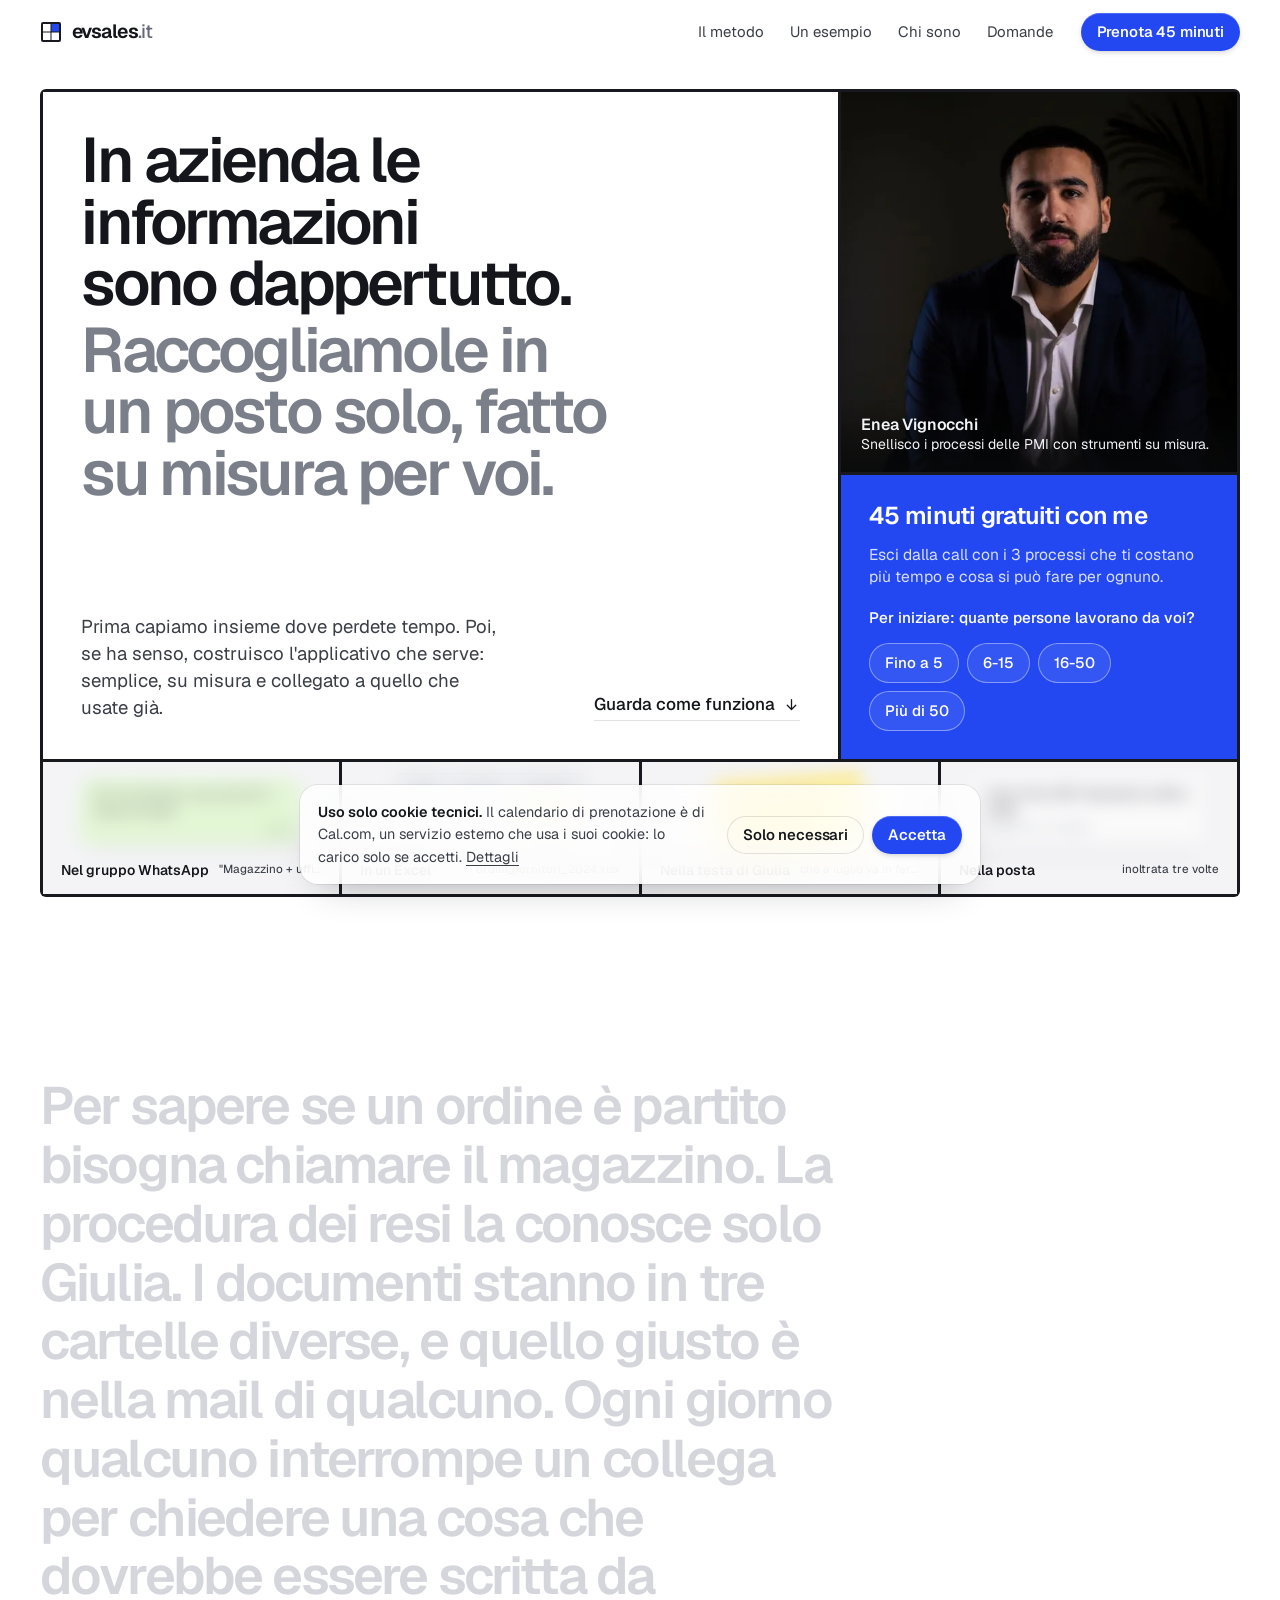
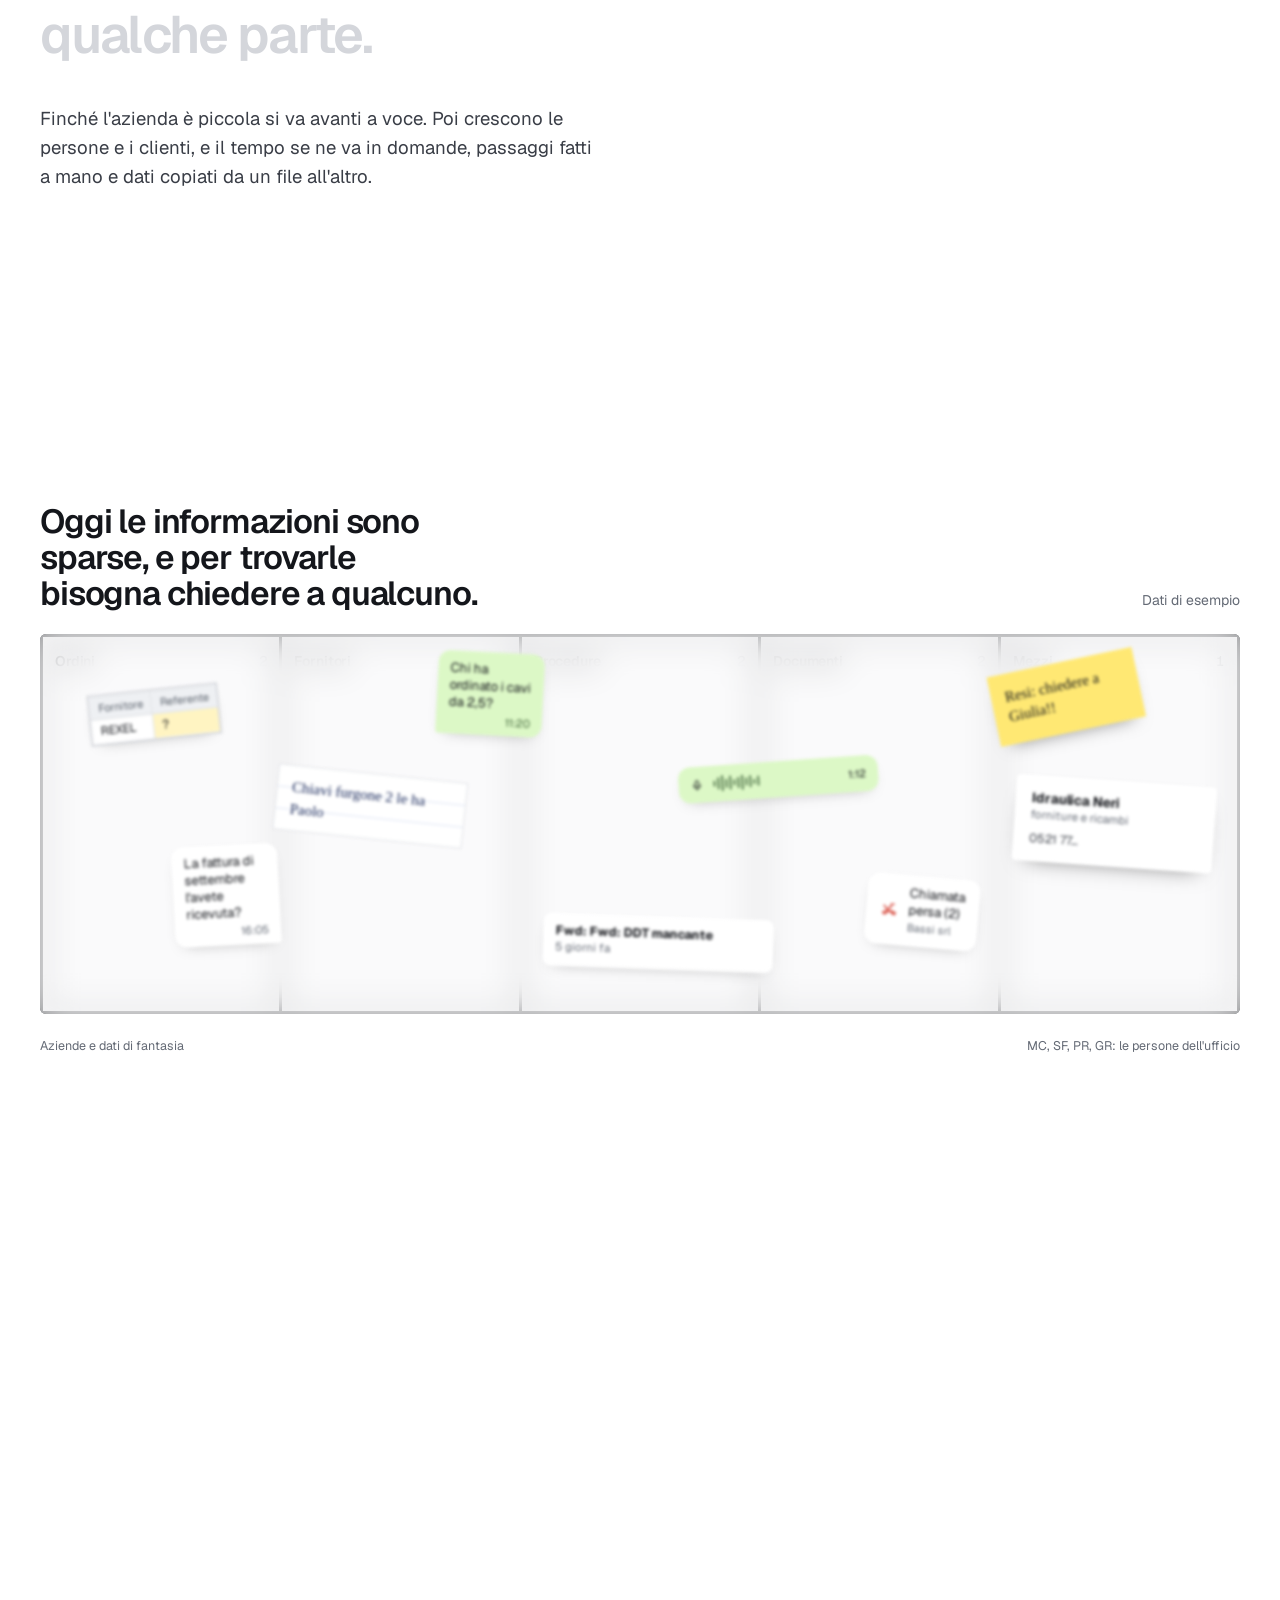
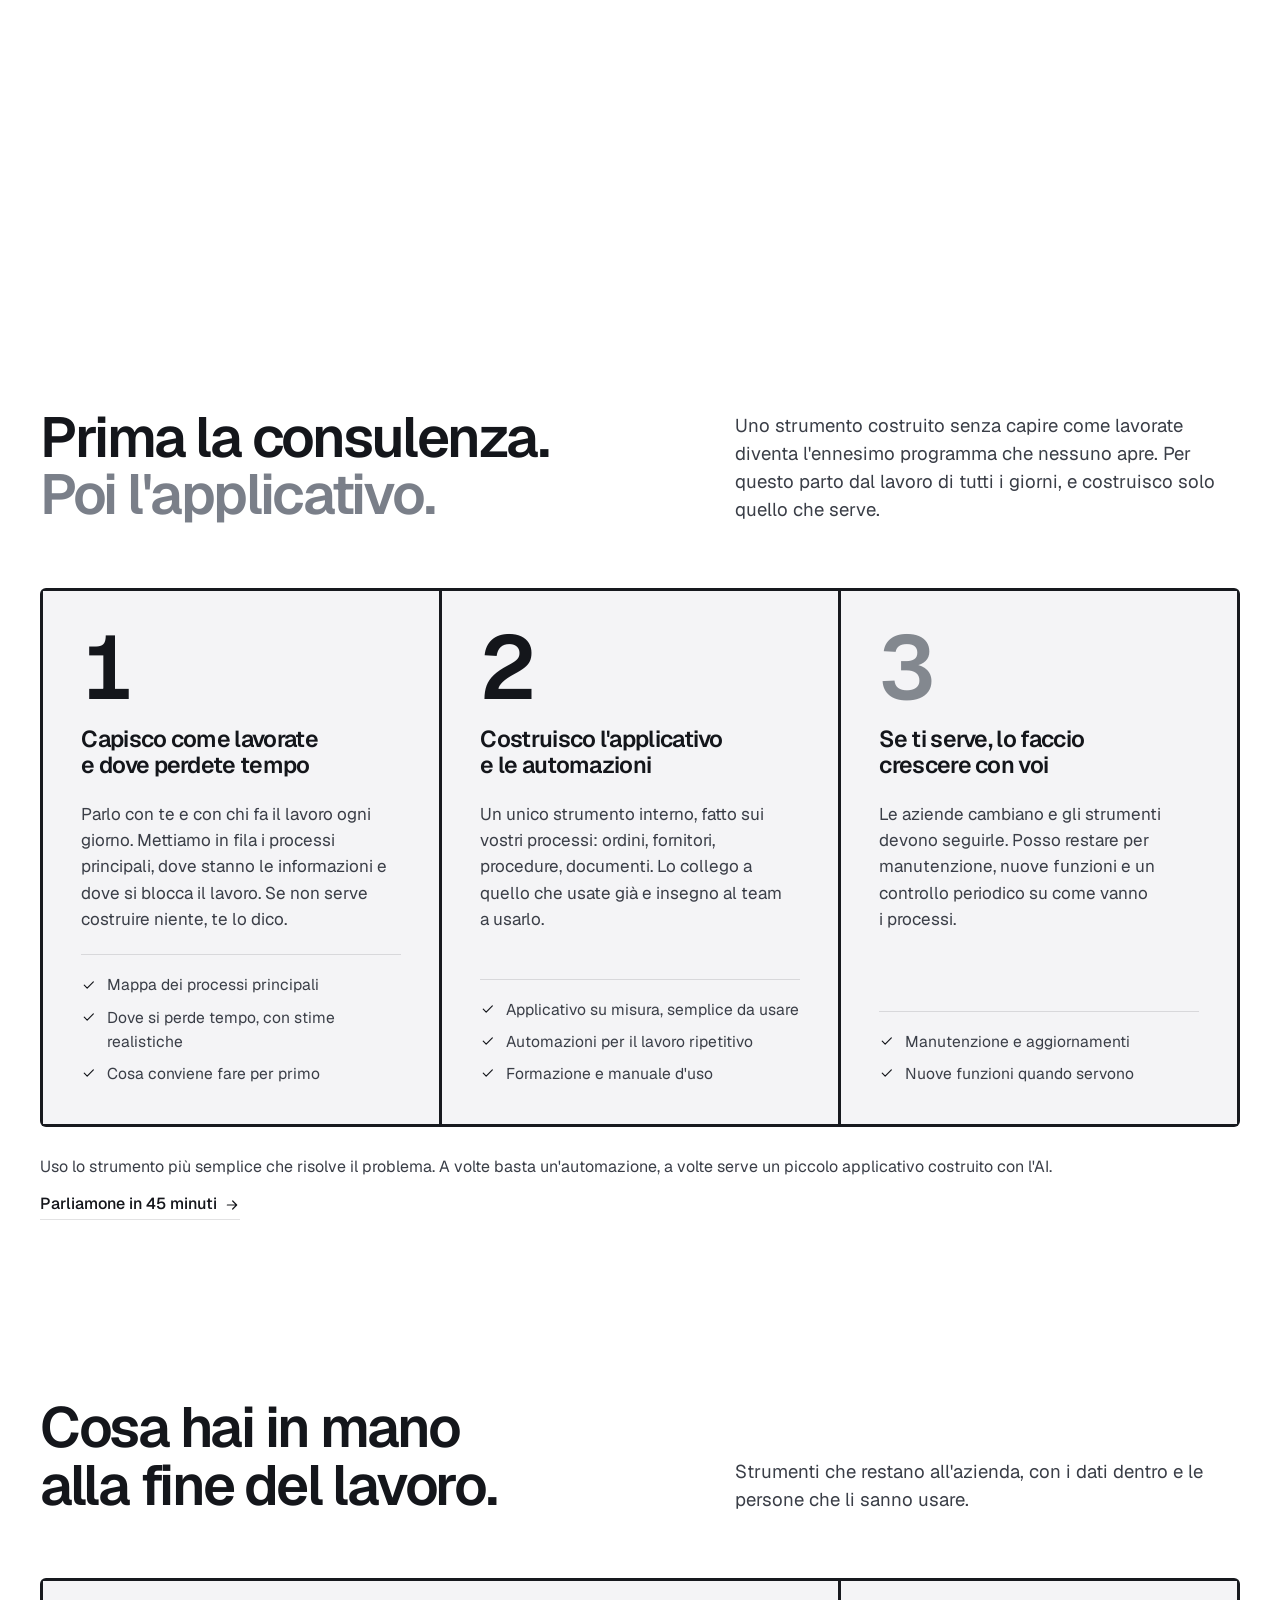
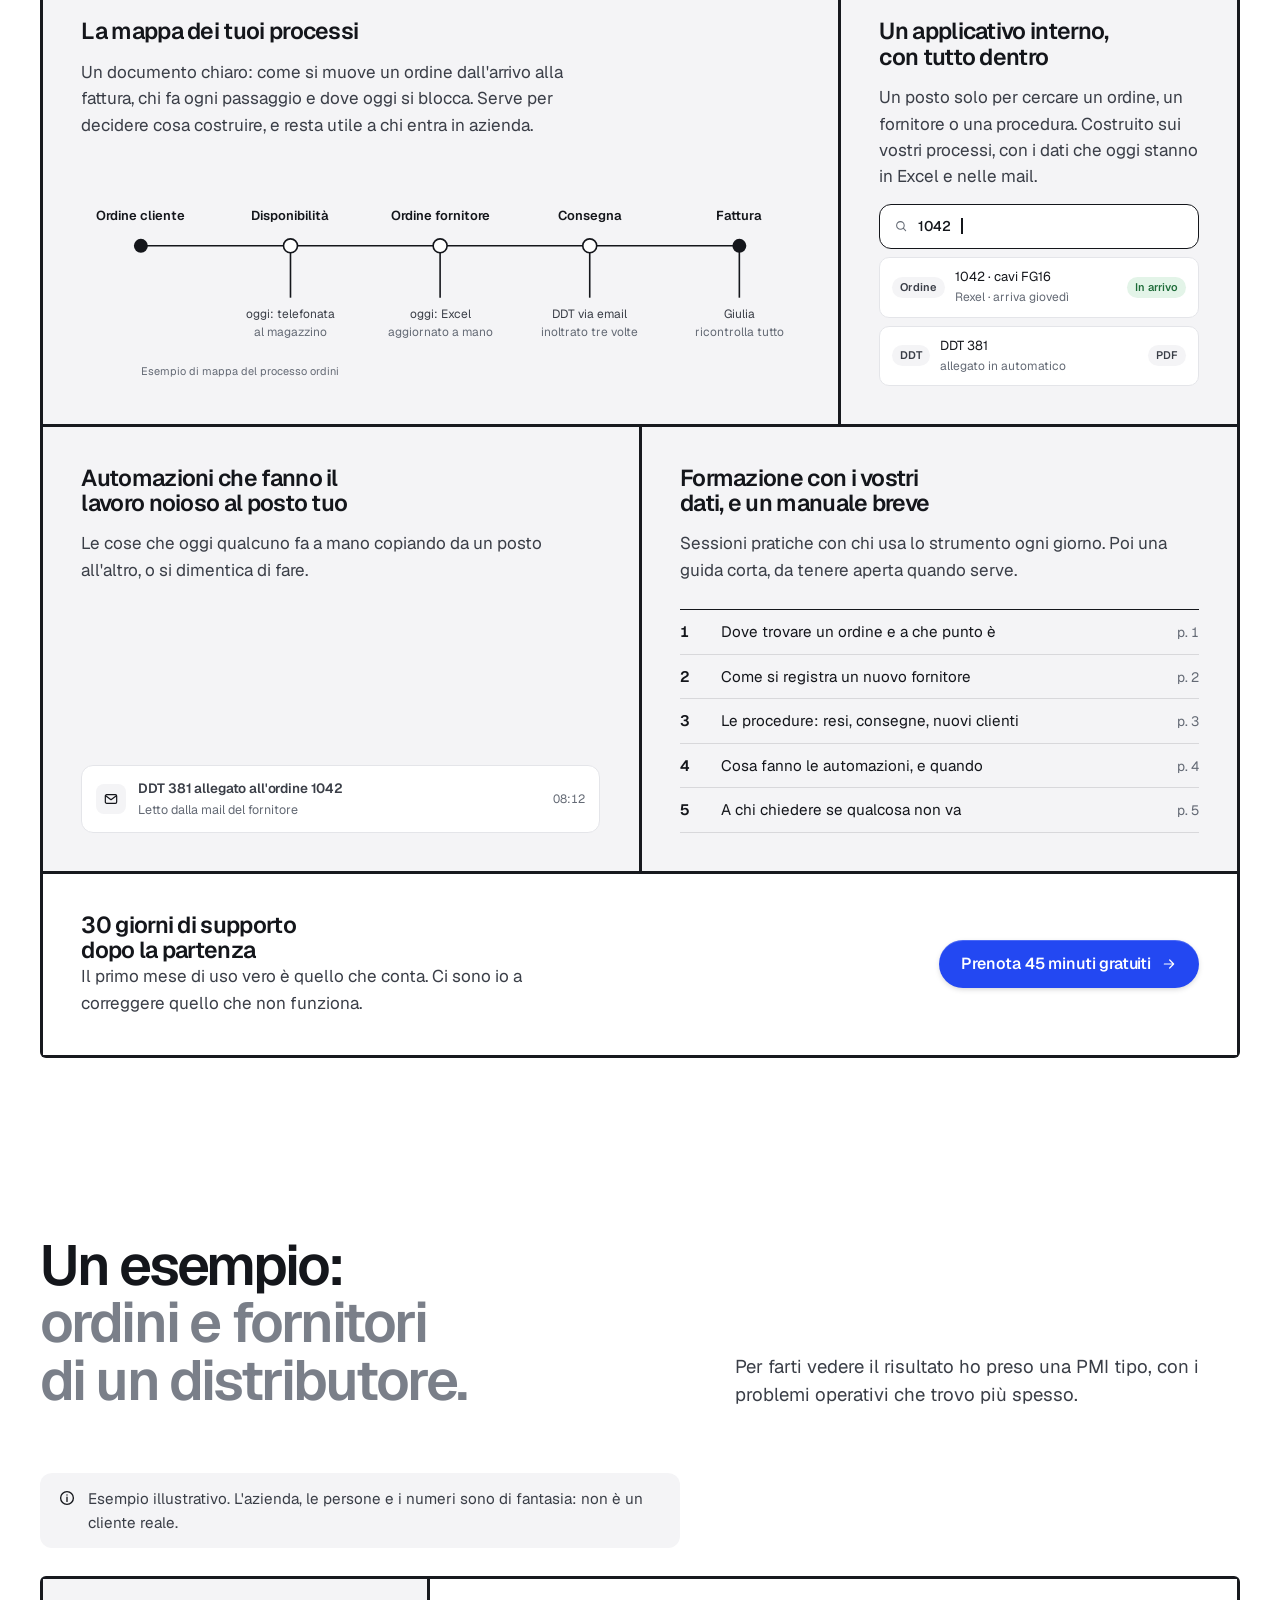
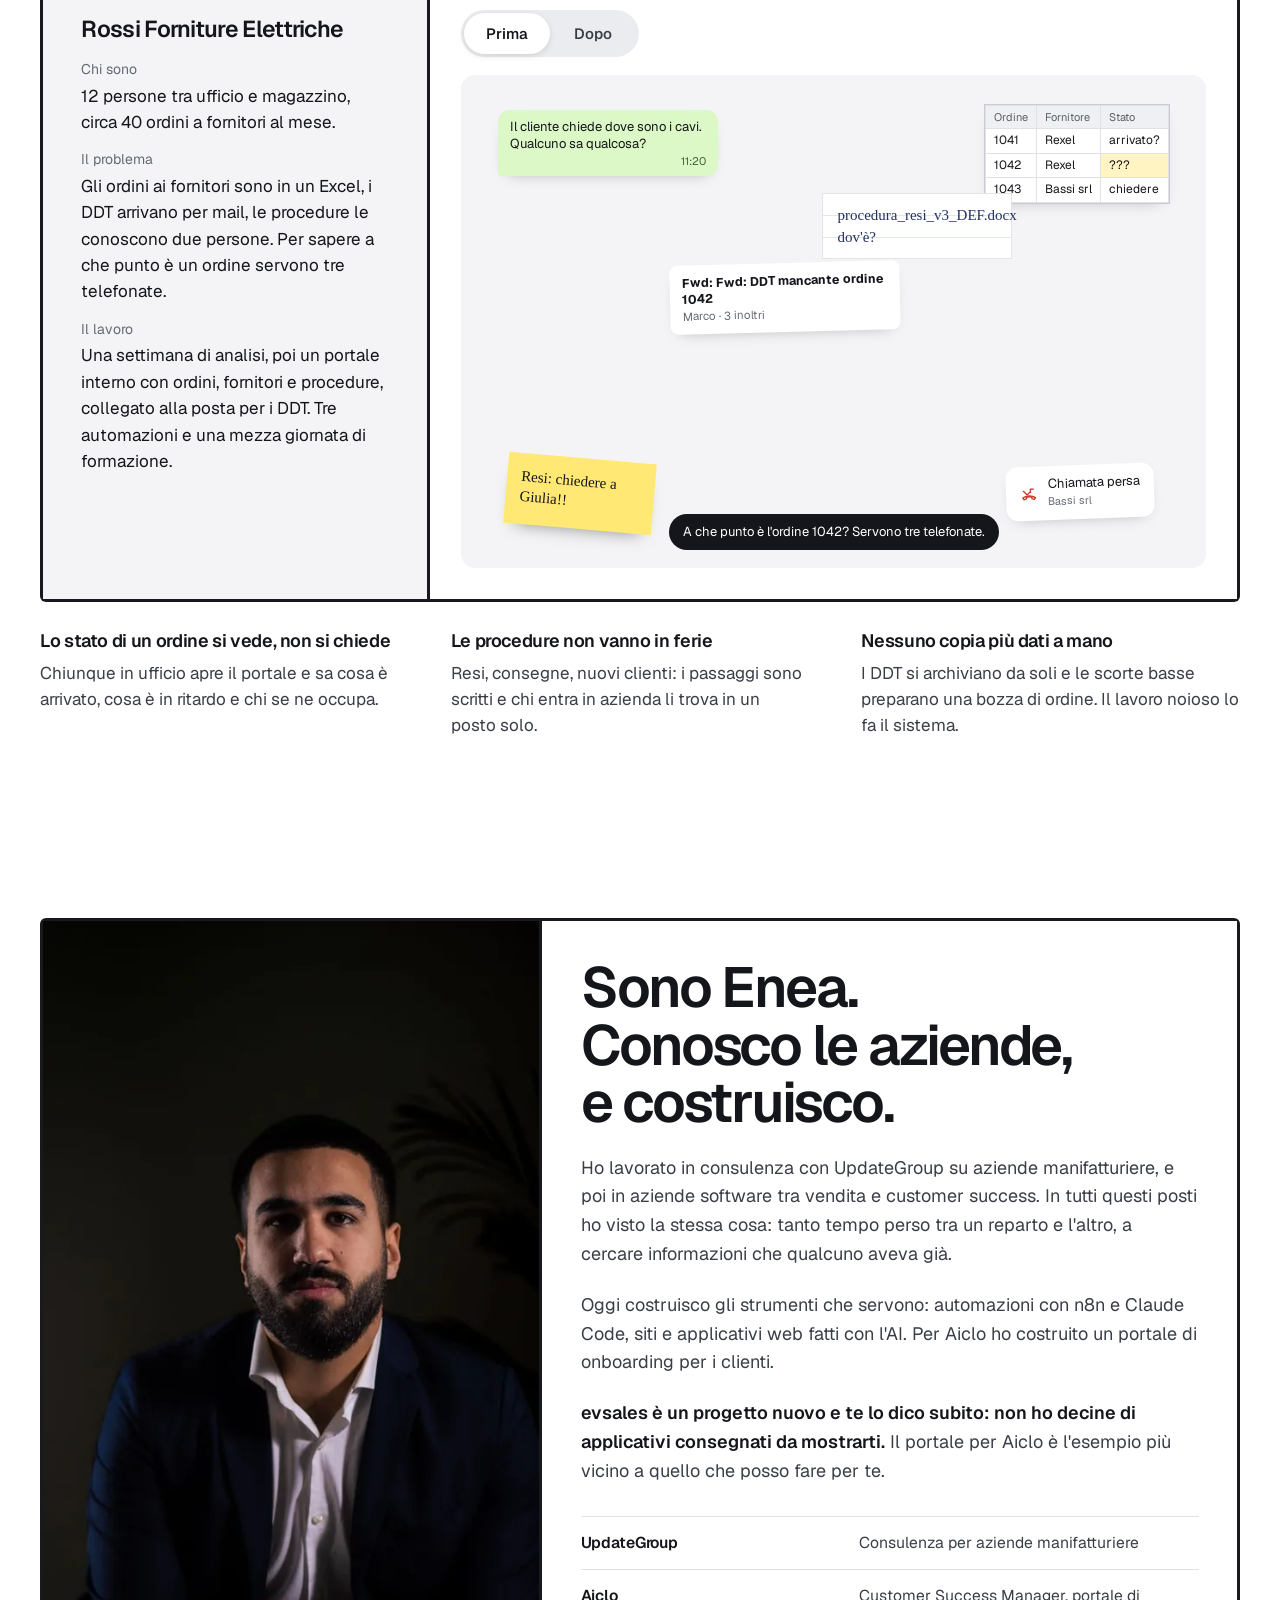
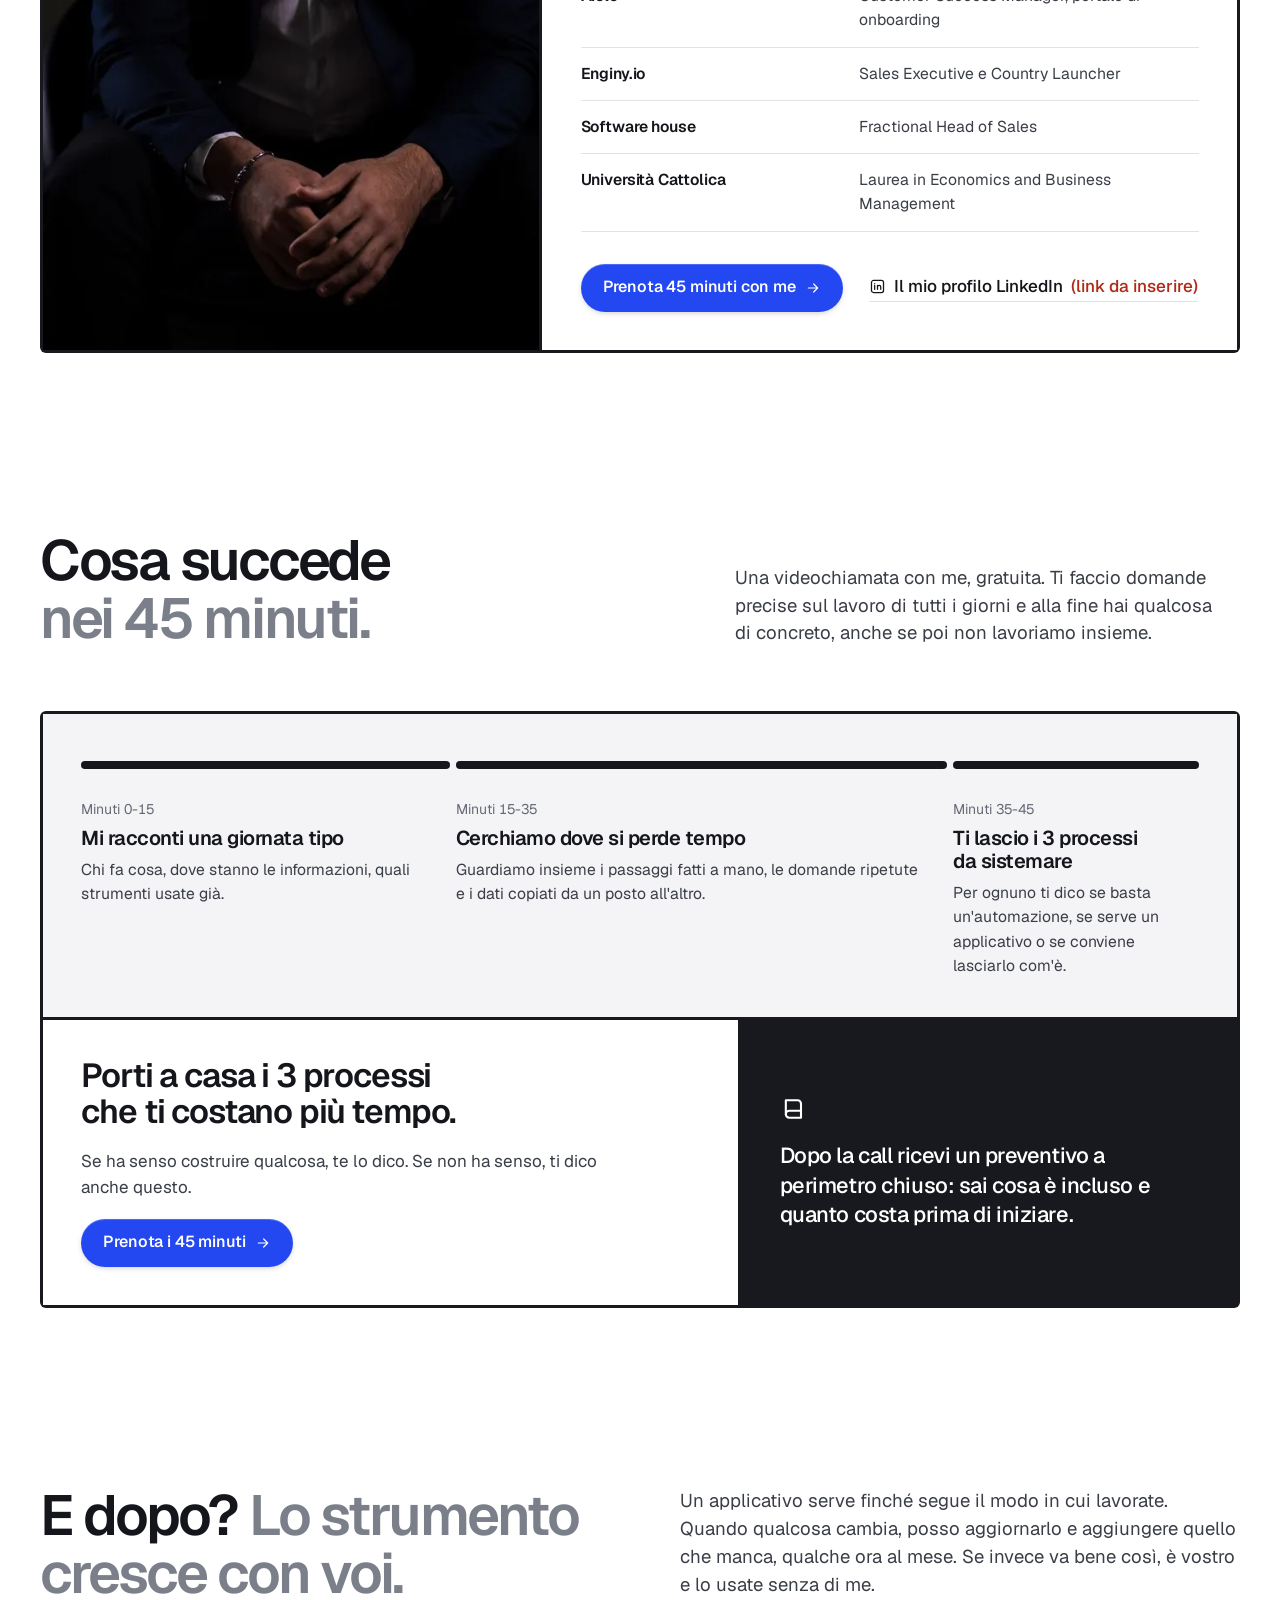
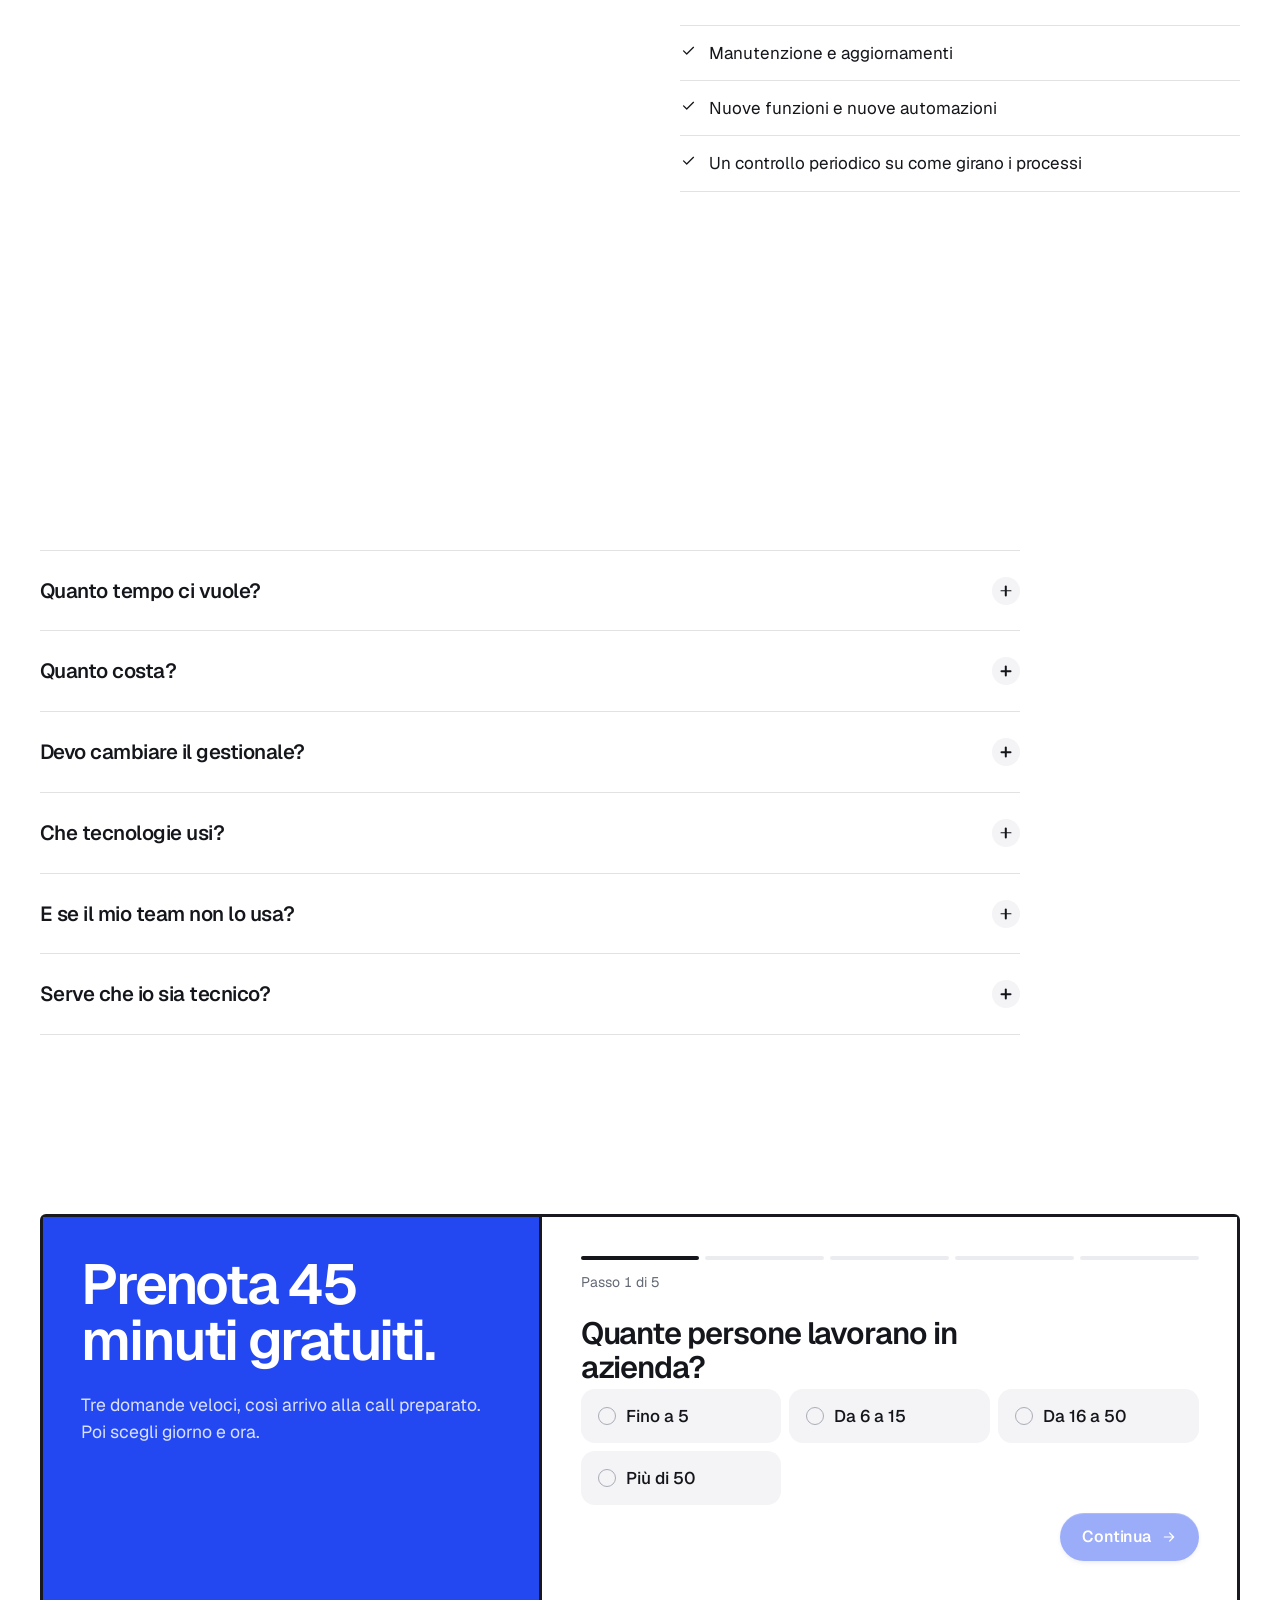
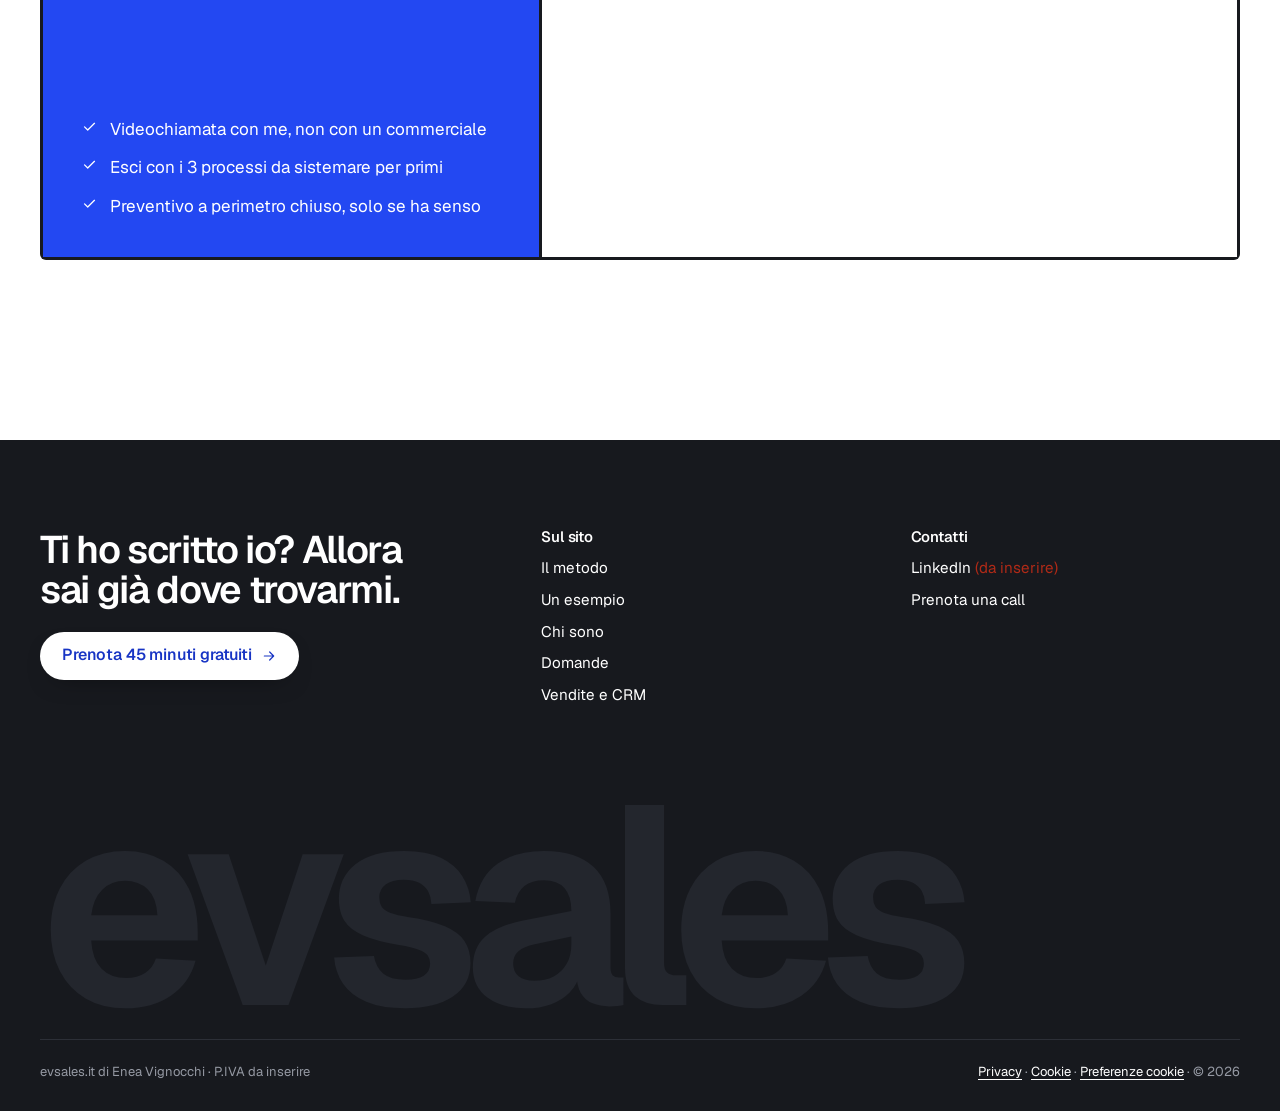
<file: ops.html>
<!doctype html>
<html lang="it">
<head>
<meta charset="utf-8">
<meta name="viewport" content="width=device-width, initial-scale=1, viewport-fit=cover">
<title>evsales.it · Processi e operazioni per piccole aziende</title>
<meta name="description" content="Sono Enea Vignocchi. Capisco dove la tua azienda perde tempo e, se serve, costruisco un applicativo su misura che mette tutte le informazioni in un posto solo. Prenota 45 minuti gratuiti.">
<meta name="theme-color" content="#ffffff">
<link rel="canonical" href="https://evsales.it/ops">
<link rel="icon" href="/favicon.svg" type="image/svg+xml">
<link rel="apple-touch-icon" href="/assets/img/apple-touch-icon.png">
<meta property="og:type" content="website">
<meta property="og:locale" content="it_IT">
<meta property="og:title" content="In azienda le informazioni sono dappertutto. Raccogliamole in un posto solo.">
<meta property="og:description" content="Enea Vignocchi: consulenza sui processi e applicativi su misura per PMI. 45 minuti gratuiti per trovare i 3 processi che ti costano più tempo.">
<meta property="og:url" content="https://evsales.it/ops">
<meta property="og:image" content="https://evsales.it/assets/img/og-ops.png">
<meta property="og:image:width" content="1200">
<meta property="og:image:height" content="630">
<meta name="twitter:card" content="summary_large_image">
<link rel="preload" href="/assets/fonts/geist-latin.woff2" as="font" type="font/woff2" crossorigin>
<link rel="stylesheet" href="/assets/css/site.css">
<script>document.documentElement.classList.add('js')</script>
</head>
<body>
<a class="skip" href="#main">Vai al contenuto</a>

<svg width="0" height="0" style="position:absolute" aria-hidden="true">
  <symbol id="i-arrow" viewBox="0 0 24 24"><path d="M5 12h14M13 6l6 6-6 6"/></symbol>
  <symbol id="i-down" viewBox="0 0 24 24"><path d="M12 5v14M6 13l6 6 6-6"/></symbol>
  <symbol id="i-back" viewBox="0 0 24 24"><path d="M19 12H5M11 18l-6-6 6-6"/></symbol>
  <symbol id="i-check" viewBox="0 0 24 24"><path d="M5 12.5l4.5 4.5L19 7.5"/></symbol>
  <symbol id="i-missed" viewBox="0 0 24 24"><path d="M4.5 8.5l5 5 4-4M18 6l-4 0 0 4"/><path d="M3.5 17.5c4.6-3.4 12.4-3.4 17 0l-1.6 2.3-3.3-1.2v-2.1a12 12 0 0 0-7.2 0v2.1l-3.3 1.2z"/></symbol>
  <symbol id="i-bell" viewBox="0 0 24 24"><path d="M6 16V11a6 6 0 1 1 12 0v5l1.5 2h-15z"/><path d="M10 20.5a2 2 0 0 0 4 0"/></symbol>
  <symbol id="i-user" viewBox="0 0 24 24"><circle cx="10" cy="8" r="3.5"/><path d="M3.5 20a6.5 6.5 0 0 1 13 0M19 8v6M16 11h6"/></symbol>
  <symbol id="i-clock" viewBox="0 0 24 24"><circle cx="12" cy="12" r="8.5"/><path d="M12 7.5V12l3 2"/></symbol>
  <symbol id="i-mail" viewBox="0 0 24 24"><rect x="3.5" y="5.5" width="17" height="13" rx="2"/><path d="M4 7l8 6 8-6"/></symbol>
  <symbol id="i-info" viewBox="0 0 24 24"><circle cx="12" cy="12" r="8.5"/><path d="M12 11v5.5M12 7.8v.2"/></symbol>
  <symbol id="i-mic" viewBox="0 0 24 24"><rect x="9" y="3.5" width="6" height="11" rx="3"/><path d="M5.5 11.5a6.5 6.5 0 0 0 13 0M12 18v2.5"/></symbol>
  <symbol id="i-in" viewBox="0 0 24 24"><rect x="3.5" y="3.5" width="17" height="17" rx="3"/><path d="M8 10.5V16M8 7.8v.2M12 16v-3.2a2.3 2.3 0 0 1 4.6 0V16M12 10.5V16"/></symbol>
  <symbol id="i-cal" viewBox="0 0 24 24"><rect x="3.5" y="5" width="17" height="15.5" rx="2.5"/><path d="M3.5 10h17M8 3v4M16 3v4"/></symbol>
  <symbol id="i-book" viewBox="0 0 24 24"><path d="M5 4.5h10a3 3 0 0 1 3 3v12H8a3 3 0 0 1-3-3z"/><path d="M5 16.5a3 3 0 0 1 3-3h10"/></symbol>
  <symbol id="i-hand" viewBox="0 0 24 24"><path d="M4 13.5l4.5-4 4 2.5 3.5-3.5L20 12"/><path d="M4 19.5h16"/></symbol>
  <symbol id="i-search" viewBox="0 0 24 24"><circle cx="11" cy="11" r="6.5"/><path d="M20 20l-4.2-4.2"/></symbol>
</svg>

<header class="nav" id="nav">
  <div class="wall nav__in">
    <a class="brand" href="#top" aria-label="evsales.it, processi e operazioni, torna in cima">
      <svg class="brand__mark" viewBox="0 0 22 22" aria-hidden="true"><rect x="1" y="1" width="20" height="20" rx="2" fill="#17191e"/><rect x="3" y="3" width="7.5" height="7.5" fill="#fff"/><rect x="11.5" y="3" width="7.5" height="7.5" fill="#2348f2"/><rect x="3" y="11.5" width="7.5" height="7.5" fill="#fff"/><rect x="11.5" y="11.5" width="7.5" height="7.5" fill="#fff"/></svg>
      evsales<span>.it</span>
    </a>
    <nav class="nav__links" aria-label="Sezioni">
      <a href="#metodo">Il metodo</a>
      <a href="#esempio">Un esempio</a>
      <a href="#chi-sono">Chi sono</a>
      <a href="#domande">Domande</a>
    </nav>
    <a class="btn btn--sm" href="#prenota" data-cta>Prenota 45 minuti</a>
  </div>
</header>

<main id="main">

<!-- HERO -->
<section class="hero" id="top" aria-labelledby="h-hero">
  <div class="wall">
    <div class="vetrata">
      <div class="pane hero__main">
        <h1 id="h-hero">In azienda le informazioni sono dappertutto. <span class="soft">Raccogliamole in un posto solo, fatto su misura per voi.</span></h1>
        <div class="hero__foot">
          <p class="hero__lead">Prima capiamo insieme dove perdete tempo. Poi, se ha senso, costruisco l'applicativo che serve: semplice, su misura e collegato a quello che usate già.</p>
          <a class="link" href="#problema">Guarda come funziona <svg class="i"><use href="#i-down"/></svg></a>
        </div>
      </div>

      <figure class="pane hero__photo">
        <picture>
          <source type="image/webp" srcset="/assets/img/enea-crop-560.webp 560w, /assets/img/enea-crop-900.webp 900w" sizes="(max-width: 640px) 92vw, (max-width: 1080px) 46vw, 30vw">
          <img src="/assets/img/enea-crop-900.jpg" alt="Ritratto di Enea Vignocchi, giacca blu e camicia bianca" width="900" height="979" fetchpriority="high">
        </picture>
        <figcaption><b>Enea Vignocchi</b>Snellisco i processi delle PMI con strumenti su misura.</figcaption>
      </figure>

      <div class="pane pane--cobalt hero__cta" data-light>
        <h2>45 minuti gratuiti con me</h2>
        <p>Esci dalla call con i 3 processi che ti costano più tempo e cosa si può fare per ognuno.</p>
        <p class="q" id="q-hero">Per iniziare: quante persone lavorano da voi?</p>
        <div class="chips" role="group" aria-labelledby="q-hero">
          <button class="chip" type="button" data-team="Fino a 5">Fino a 5</button>
          <button class="chip" type="button" data-team="6-15">6-15</button>
          <button class="chip" type="button" data-team="16-50">16-50</button>
          <button class="chip" type="button" data-team="Più di 50">Più di 50</button>
        </div>
      </div>

      <div class="pane frost f1" aria-hidden="true">
        <div class="frost__behind"><div class="frag frag--wa">Chi ha ordinato i cavi da 2,5? Il cliente chiede<time>11:20</time></div></div>
        <div class="frost__glass"></div>
        <p class="frost__label">Nel gruppo WhatsApp<small>"Magazzino + ufficio"</small></p>
      </div>
      <div class="pane frost f2" aria-hidden="true">
        <div class="frost__behind"><div class="frag frag--xl"><table><tr><td>Ordine</td><td>Fornitore</td><td>Consegna</td></tr><tr><td>1042</td><td>Rexel</td><td class="warn">???</td></tr><tr><td>1043</td><td>Bassi srl</td><td>chiedere</td></tr></table></div></div>
        <div class="frost__glass"></div>
        <p class="frost__label">In un Excel<small>ordini_fornitori_2024.xlsx</small></p>
      </div>
      <div class="pane frost f3" aria-hidden="true">
        <div class="frost__behind"><div class="frag frag--post">Resi: chiedere a Giulia!!</div></div>
        <div class="frost__glass"></div>
        <p class="frost__label">Nella testa di Giulia<small>che a luglio va in ferie</small></p>
      </div>
      <div class="pane frost f4" aria-hidden="true">
        <div class="frost__behind"><div class="frag frag--mail"><b>Fwd: Fwd: DDT mancante ordine 1042</b><span>5 giorni fa · 3 inoltri</span></div></div>
        <div class="frost__glass"></div>
        <p class="frost__label">Nella posta<small>inoltrata tre volte</small></p>
      </div>
    </div>
  </div>
</section>

<!-- PROBLEMA -->
<section class="section" id="problema" aria-label="Il problema">
  <div class="wall">
    <p class="statement" data-words>Per sapere se un ordine è partito bisogna chiamare il magazzino. La procedura dei resi la conosce solo Giulia. I documenti stanno in tre cartelle diverse, e quello giusto è nella mail di qualcuno. Ogni giorno qualcuno interrompe un collega per chiedere una cosa che dovrebbe essere scritta da qualche parte.</p>
    <p class="statement-note" data-reveal>Finché l'azienda è piccola si va avanti a voce. Poi crescono le persone e i clienti, e il tempo se ne va in domande, passaggi fatti a mano e dati copiati da un file all'altro.</p>
  </div>
</section>

<!-- SCENA -->
<section class="scene" id="scena" aria-label="Dalle informazioni sparse a un unico applicativo">
  <div class="scene__stage wall">
    <div class="scene__head">
      <h2 class="scene__caption" aria-live="polite">
        <span class="on" data-cap="0">Oggi le informazioni sono sparse, e per trovarle bisogna chiedere a qualcuno.</span>
        <span data-cap="1">Prima capisco come lavorate davvero: chi fa cosa e dove si blocca il lavoro.</span>
        <span data-cap="2">Poi costruisco l'applicativo. Un posto solo, dove ogni informazione ha il suo spazio.</span>
      </h2>
      <p class="scene__tag">Dati di esempio</p>
    </div>
    <div class="board">
      <div class="vetrata">
        <div class="col"><h3>Ordini <em>2</em></h3><div class="slot" data-slot="0"></div><div class="slot" data-slot="1"></div></div>
        <div class="col"><h3>Fornitori <em>2</em></h3><div class="slot" data-slot="2"></div><div class="slot" data-slot="3"></div></div>
        <div class="col"><h3>Procedure <em>2</em></h3><div class="slot" data-slot="4"></div><div class="slot" data-slot="5"></div></div>
        <div class="col"><h3>Documenti <em>2</em></h3><div class="slot" data-slot="6"></div><div class="slot" data-slot="7"></div></div>
        <div class="col"><h3>Mezzi <em>1</em></h3><div class="slot" data-slot="8"></div></div>
      </div>
      <div class="board__frost" aria-hidden="true"></div>
      <div class="board__frags" aria-hidden="true">
        <div class="fr" data-to="0" data-from="34,6,3"><div class="fr__messy frag frag--wa">Chi ha ordinato i cavi da 2,5?<time>11:20</time></div><div class="fr__clean"><b>Ordine 1042 · cavi FG16</b><span>Arriva giovedì <i class="av">MC</i></span></div></div>
        <div class="fr" data-to="1" data-from="70,62,5"><div class="fr__messy frag frag--call"><svg class="i"><use href="#i-missed"/></svg><span>Chiamata persa (2)<br><small class="muted">Bassi srl</small></span></div><div class="fr__clean"><b>Ordine 1043 · Bassi</b><span>In ritardo di 2 giorni <i class="av">SF</i></span></div></div>
        <div class="fr" data-to="2" data-from="6,10,-6"><div class="fr__messy frag frag--xl"><table><tr><td>Fornitore</td><td>Referente</td></tr><tr><td>REXEL</td><td class="warn">?</td></tr></table></div><div class="fr__clean"><b>Rexel</b><span>Referente: Sara <i class="av">SF</i></span></div></div>
        <div class="fr" data-to="3" data-from="86,40,4"><div class="fr__messy frag frag--card"><b>Idraulica Neri</b><span>forniture e ricambi</span><div class="ph">0521 77…</div></div><div class="fr__clean"><b>Idraulica Neri</b><span>Nuovo fornitore <i class="av">PR</i></span></div></div>
        <div class="fr" data-to="4" data-from="82,8,-8"><div class="fr__messy frag frag--post">Resi: chiedere a Giulia!!</div><div class="fr__clean"><b>Procedura resi</b><span>6 passi, aggiornata <i class="av">GR</i></span></div></div>
        <div class="fr" data-to="5" data-from="58,30,-4"><div class="fr__messy frag frag--voice"><svg class="i"><use href="#i-mic"/></svg><span class="wave"><i style="height:6px"></i><i style="height:12px"></i><i style="height:16px"></i><i style="height:9px"></i><i style="height:14px"></i><i style="height:6px"></i><i style="height:11px"></i><i style="height:15px"></i><i style="height:8px"></i><i style="height:12px"></i><i style="height:5px"></i><i style="height:10px"></i></span><small>1:12</small></div><div class="fr__clean"><b>Apertura nuovo cliente</b><span>Checklist in 8 punti <i class="av">PR</i></span></div></div>
        <div class="fr" data-to="6" data-from="48,72,2"><div class="fr__messy frag frag--mail"><b>Fwd: Fwd: DDT mancante</b><span>5 giorni fa</span></div><div class="fr__clean"><b>DDT 381</b><span>Allegato all'ordine 1042 <i class="av">MC</i></span></div></div>
        <div class="fr" data-to="7" data-from="12,58,-3"><div class="fr__messy frag frag--wa in">La fattura di settembre l'avete ricevuta?<time>16:05</time></div><div class="fr__clean"><b>Fattura 09/24 · Rexel</b><span>Registrata <i class="av">GR</i></span></div></div>
        <div class="fr" data-to="8" data-from="24,34,6"><div class="fr__messy frag frag--note">Chiavi furgone 2 le ha Paolo</div><div class="fr__clean"><b>Furgone 2</b><span>Prenotato da Paolo <i class="av">PR</i></span></div></div>
      </div>
    </div>
    <div class="board__legend"><span>Aziende e dati di fantasia</span><span>MC, SF, PR, GR: le persone dell'ufficio</span></div>
  </div>
</section>

<!-- METODO -->
<section class="section method" id="metodo" aria-labelledby="h-metodo">
  <div class="wall">
    <div class="intro">
      <h2 class="h2" id="h-metodo" data-reveal>Prima la consulenza. <span class="soft">Poi l'applicativo.</span></h2>
      <p data-reveal>Uno strumento costruito senza capire come lavorate diventa l'ennesimo programma che nessuno apre. Per questo parto dal lavoro di tutti i giorni, e costruisco solo quello che serve.</p>
    </div>
    <div class="vetrata">
      <article class="pane pane--gray step" data-light data-reveal>
        <div class="step__n">1</div>
        <h3>Capisco come lavorate e dove perdete tempo</h3>
        <p>Parlo con te e con chi fa il lavoro ogni giorno. Mettiamo in fila i processi principali, dove stanno le informazioni e dove si blocca il lavoro. Se non serve costruire niente, te lo dico.</p>
        <ul>
          <li><svg class="i"><use href="#i-check"/></svg>Mappa dei processi principali</li>
          <li><svg class="i"><use href="#i-check"/></svg>Dove si perde tempo, con stime realistiche</li>
          <li><svg class="i"><use href="#i-check"/></svg>Cosa conviene fare per primo</li>
        </ul>
      </article>
      <article class="pane pane--gray step" data-light data-reveal>
        <div class="step__n">2</div>
        <h3>Costruisco l'applicativo e le automazioni</h3>
        <p>Un unico strumento interno, fatto sui vostri processi: ordini, fornitori, procedure, documenti. Lo collego a quello che usate già e insegno al team a usarlo.</p>
        <ul>
          <li><svg class="i"><use href="#i-check"/></svg>Applicativo su misura, semplice da usare</li>
          <li><svg class="i"><use href="#i-check"/></svg>Automazioni per il lavoro ripetitivo</li>
          <li><svg class="i"><use href="#i-check"/></svg>Formazione e manuale d'uso</li>
        </ul>
      </article>
      <article class="pane pane--gray step step--opt" data-light data-reveal>
        <div class="step__n">3</div>
        <h3>Se ti serve, lo faccio crescere con voi</h3>
        <p>Le aziende cambiano e gli strumenti devono seguirle. Posso restare per manutenzione, nuove funzioni e un controllo periodico su come vanno i processi.</p>
        <ul>
          <li><svg class="i"><use href="#i-check"/></svg>Manutenzione e aggiornamenti</li>
          <li><svg class="i"><use href="#i-check"/></svg>Nuove funzioni quando servono</li>
        </ul>
      </article>
    </div>
    <div class="method__note" data-reveal>
      <p>Uso lo strumento più semplice che risolve il problema. A volte basta un'automazione, a volte serve un piccolo applicativo costruito con l'AI.</p>
      <a class="link" href="#prenota" data-cta>Parliamone in 45 minuti <svg class="i"><use href="#i-arrow"/></svg></a>
    </div>
  </div>
</section>

<!-- COSA OTTIENI -->
<section class="section bento" id="cosa-ottieni" aria-labelledby="h-ottieni">
  <div class="wall">
    <div class="intro">
      <h2 class="h2" id="h-ottieni" data-reveal>Cosa hai in mano alla fine del lavoro.</h2>
      <p data-reveal>Strumenti che restano all'azienda, con i dati dentro e le persone che li sanno usare.</p>
    </div>
    <div class="vetrata">
      <div class="pane pane--gray b-map" data-light data-reveal>
        <h3>La mappa dei tuoi processi</h3>
        <p>Un documento chiaro: come si muove un ordine dall'arrivo alla fattura, chi fa ogni passaggio e dove oggi si blocca. Serve per decidere cosa costruire, e resta utile a chi entra in azienda.</p>
        <div class="map-wrap"><svg class="map" viewBox="0 0 720 210" role="img" aria-label="Esempio di mappa del processo ordini: ordine cliente, verifica disponibilità, ordine fornitore, consegna, fattura, con chi fa ogni passaggio">
          <g fill="none" stroke="#14161b" stroke-width="1.6">
            <path class="draw" style="--len:640" d="M60 70 H660"/>
            <path class="draw" style="--len:60" d="M210 70 v52"/>
            <path class="draw" style="--len:60" d="M360 70 v52"/>
            <path class="draw" style="--len:60" d="M510 70 v52"/>
            <path class="draw" style="--len:60" d="M660 70 v52"/>
          </g>
          <g class="node" font-size="13" font-weight="600" fill="#14161b" text-anchor="middle">
            <circle cx="60" cy="70" r="7" fill="#14161b"/><text x="60" y="44">Ordine cliente</text>
            <circle cx="210" cy="70" r="7" fill="#fff" stroke="#14161b" stroke-width="1.6"/><text x="210" y="44">Disponibilità</text>
            <circle cx="360" cy="70" r="7" fill="#fff" stroke="#14161b" stroke-width="1.6"/><text x="360" y="44">Ordine fornitore</text>
            <circle cx="510" cy="70" r="7" fill="#fff" stroke="#14161b" stroke-width="1.6"/><text x="510" y="44">Consegna</text>
            <circle cx="660" cy="70" r="7" fill="#14161b"/><text x="660" y="44">Fattura</text>
          </g>
          <g class="node" font-size="12" fill="#3a3e47" text-anchor="middle">
            <text x="210" y="142">oggi: telefonata</text><text x="210" y="160" fill="#646a75">al magazzino</text>
            <text x="360" y="142">oggi: Excel</text><text x="360" y="160" fill="#646a75">aggiornato a mano</text>
            <text x="510" y="142">DDT via email</text><text x="510" y="160" fill="#646a75">inoltrato tre volte</text>
            <text x="660" y="142">Giulia</text><text x="660" y="160" fill="#646a75">ricontrolla tutto</text>
          </g>
          <text class="node" x="60" y="200" font-size="11" fill="#646a75">Esempio di mappa del processo ordini</text>
        </svg></div>
        <ol class="map-list"><li><b>Ordine cliente</b></li><li><b>Disponibilità</b><span>oggi: telefonata al magazzino</span></li><li><b>Ordine fornitore</b><span>oggi: Excel aggiornato a mano</span></li><li><b>Consegna</b><span>DDT via email, inoltrato tre volte</span></li><li><b>Fattura</b><span>Giulia ricontrolla tutto</span></li></ol><small class="map-list">Esempio di mappa del processo ordini</small>
      </div>
      <div class="pane pane--gray b-crm" data-light data-reveal>
        <h3>Un applicativo interno, con tutto dentro</h3>
        <p>Un posto solo per cercare un ordine, un fornitore o una procedura. Costruito sui vostri processi, con i dati che oggi stanno in Excel e nelle mail.</p>
        <div class="search">
          <div class="search__bar"><svg class="i"><use href="#i-search"/></svg><b>1042</b><span class="caret" aria-hidden="true"></span></div>
          <div class="search__hit"><span class="kind">Ordine</span><span>1042 · cavi FG16<br><small>Rexel · arriva giovedì</small></span><span class="pill pill--ok">In arrivo</span></div>
          <div class="search__hit"><span class="kind">DDT</span><span>DDT 381<br><small>allegato in automatico</small></span><span class="pill">PDF</span></div>
        </div>
      </div>
      <div class="pane pane--gray b-auto" data-light data-reveal>
        <h3>Automazioni che fanno il lavoro noioso al posto tuo</h3>
        <p>Le cose che oggi qualcuno fa a mano copiando da un posto all'altro, o si dimentica di fare.</p>
        <div class="feed" id="feed" aria-live="off"></div>
        <script type="application/json" id="feed-data">[
          {"ico": "i-mail", "b": "DDT 381 allegato all'ordine 1042", "s": "Letto dalla mail del fornitore", "t": "08:12"},
          {"ico": "i-bell", "b": "Avviso a Sara", "s": "Ordine 1043 di Bassi srl in ritardo di 2 giorni", "t": "09:00"},
          {"ico": "i-user", "b": "Checklist di inserimento per Luca", "s": "Nuovo collega in magazzino da lunedì", "t": "09:30"},
          {"ico": "i-clock", "b": "Bozza di ordine pronta", "s": "Scorta di cavi FG16 sotto la soglia minima", "t": "11:45"}
        ]</script>
      </div>
      <div class="pane pane--gray b-train" data-light data-reveal>
        <h3>Formazione con i vostri dati, e un manuale breve</h3>
        <p>Sessioni pratiche con chi usa lo strumento ogni giorno. Poi una guida corta, da tenere aperta quando serve.</p>
        <ol class="toc" aria-label="Esempio di indice del manuale">
          <li><span>Dove trovare un ordine e a che punto è</span><em>p. 1</em></li>
          <li><span>Come si registra un nuovo fornitore</span><em>p. 2</em></li>
          <li><span>Le procedure: resi, consegne, nuovi clienti</span><em>p. 3</em></li>
          <li><span>Cosa fanno le automazioni, e quando</span><em>p. 4</em></li>
          <li><span>A chi chiedere se qualcosa non va</span><em>p. 5</em></li>
        </ol>
      </div>
      <div class="pane b-support" data-reveal>
        <div>
          <h3>30 giorni di supporto dopo la partenza</h3>
          <p>Il primo mese di uso vero è quello che conta. Ci sono io a correggere quello che non funziona.</p>
        </div>
        <a class="btn" href="#prenota" data-cta>Prenota 45 minuti gratuiti <svg class="i"><use href="#i-arrow"/></svg></a>
      </div>
    </div>
  </div>
</section>

<!-- ESEMPIO -->
<section class="section case" id="esempio" aria-labelledby="h-esempio">
  <div class="wall">
    <div class="intro">
      <h2 class="h2" id="h-esempio" data-reveal>Un esempio: <span class="soft">ordini e fornitori di un distributore.</span></h2>
      <p data-reveal>Per farti vedere il risultato ho preso una PMI tipo, con i problemi operativi che trovo più spesso.</p>
    </div>
    <p class="case__label" data-reveal><svg class="i"><use href="#i-info"/></svg><span>Esempio illustrativo. L'azienda, le persone e i numeri sono di fantasia: non è un cliente reale.</span></p>
    <div class="vetrata">
      <div class="pane pane--gray case__story">
        <h3>Rossi Forniture Elettriche</h3>
        <dl>
          <div><dt>Chi sono</dt><dd>12 persone tra ufficio e magazzino, circa 40 ordini a fornitori al mese.</dd></div>
          <div><dt>Il problema</dt><dd>Gli ordini ai fornitori sono in un Excel, i DDT arrivano per mail, le procedure le conoscono due persone. Per sapere a che punto è un ordine servono tre telefonate.</dd></div>
          <div><dt>Il lavoro</dt><dd>Una settimana di analisi, poi un portale interno con ordini, fornitori e procedure, collegato alla posta per i DDT. Tre automazioni e una mezza giornata di formazione.</dd></div>
        </dl>
      </div>
      <div class="pane case__demo">
        <div class="seg" role="tablist" aria-label="Prima e dopo" data-v="prima">
          <span class="seg__thumb" aria-hidden="true"></span>
          <button type="button" role="tab" id="tab-prima" aria-selected="true" aria-controls="view-prima">Prima</button>
          <button type="button" role="tab" id="tab-dopo" aria-selected="false" aria-controls="view-dopo" tabindex="-1">Dopo</button>
        </div>
        <div class="views">
          <div class="view" id="view-prima" role="tabpanel" aria-labelledby="tab-prima">
            <div class="desk">
              <div class="frag frag--wa d1">Il cliente chiede dove sono i cavi. Qualcuno sa qualcosa?<time>11:20</time></div>
              <div class="frag frag--xl d2"><table><tr><td>Ordine</td><td>Fornitore</td><td>Stato</td></tr><tr><td>1041</td><td>Rexel</td><td>arrivato?</td></tr><tr><td>1042</td><td>Rexel</td><td class="warn">???</td></tr><tr><td>1043</td><td>Bassi srl</td><td>chiedere</td></tr></table></div>
              <div class="frag frag--mail d3"><b>Fwd: Fwd: DDT mancante ordine 1042</b><span>Marco · 3 inoltri</span></div>
              <div class="frag frag--post d4">Resi: chiedere a Giulia!!</div>
              <div class="frag frag--call d5"><svg class="i"><use href="#i-missed"/></svg><span>Chiamata persa<br><small class="muted">Bassi srl</small></span></div>
              <div class="frag frag--note d6">procedura_resi_v3_DEF.docx dov'è?</div>
              <p class="desk__q">A che punto è l'ordine 1042? Servono tre telefonate.</p>
            </div>
          </div>
          <div class="view" id="view-dopo" role="tabpanel" aria-labelledby="tab-dopo" hidden>
            <div class="app app--ops">
              <div class="app__bar"><span class="app__dots" aria-hidden="true"><i></i><i></i><i></i></span><span class="app__title">Portale interno</span><span>Rossi Forniture Elettriche · esempio</span></div>
              <div class="app__body">
                <div class="appnav"><span class="on">Ordini <em>38</em></span><span>Fornitori <em>24</em></span><span>Procedure <em>12</em></span><span>Documenti <em>310</em></span><span>Mezzi <em>3</em></span></div>
                <div class="otable">
                  <table>
                    <thead><tr><th>Ordine</th><th>Fornitore</th><th>Consegna</th><th>Stato</th></tr></thead>
                    <tbody>
                      <tr><td>1041</td><td>Rexel</td><td>lun 7</td><td><span class="pill pill--ok">Arrivato</span></td></tr>
                      <tr><td>1042</td><td>Rexel</td><td>gio 10</td><td><span class="pill pill--ok">In arrivo</span></td></tr>
                      <tr><td>1043</td><td>Bassi srl</td><td>ven 4</td><td><span class="pill pill--late">In ritardo</span></td></tr>
                      <tr><td>1044</td><td>Idraulica Neri</td><td>mar 15</td><td><span class="pill">Confermato</span></td></tr>
                      <tr><td>1045</td><td>Rexel</td><td>da fissare</td><td><span class="pill">Bozza</span></td></tr>
                    </tbody>
                  </table>
                </div>
                <div class="side">
                  <div class="monday"><span>La settimana in ufficio</span><b class="tnum">38</b><span>ordini aperti</span>
                    <div class="row"><div><b class="tnum">1</b><span>in ritardo</span></div><div><b class="tnum">0</b><span>DDT mancanti</span></div></div>
                  </div>
                  <div><h4>Da fare oggi</h4>
                    <div class="todo">
                      <div><i></i><p>Sollecitare Bassi srl<span>Sara · ordine 1043</span></p></div>
                      <div><i></i><p>Approvare bozza ordine 1045<span>Paolo · scorta cavi</span></p></div>
                    </div>
                  </div>
                </div>
              </div>
            </div>
            <div class="toast" id="toast" role="status"><svg class="i"><use href="#i-mail"/></svg><p><b>DDT 381 allegato all'ordine 1042</b><span>Arrivato per mail da Rexel, archiviato in automatico.</span></p></div>
          </div>
        </div>
      </div>
    </div>
    <div class="case__after">
      <div data-reveal><h4>Lo stato di un ordine si vede, non si chiede</h4><p>Chiunque in ufficio apre il portale e sa cosa è arrivato, cosa è in ritardo e chi se ne occupa.</p></div>
      <div data-reveal><h4>Le procedure non vanno in ferie</h4><p>Resi, consegne, nuovi clienti: i passaggi sono scritti e chi entra in azienda li trova in un posto solo.</p></div>
      <div data-reveal><h4>Nessuno copia più dati a mano</h4><p>I DDT si archiviano da soli e le scorte basse preparano una bozza di ordine. Il lavoro noioso lo fa il sistema.</p></div>
    </div>
  </div>
</section>

<!-- CHI SONO -->
<section class="section about" id="chi-sono" aria-labelledby="h-chi">
  <div class="wall">
    <div class="vetrata">
      <figure class="pane about__photo" data-reveal>
        <picture>
          <source type="image/webp" srcset="/assets/img/enea-800.webp 800w, /assets/img/enea-1200.webp 1200w" sizes="(max-width: 980px) 92vw, 40vw">
          <img src="/assets/img/enea-800.jpg" alt="Enea Vignocchi seduto, mani giunte, sfondo scuro" width="800" height="1198" loading="lazy">
        </picture>
      </figure>
      <div class="pane about__text">
        <h2 id="h-chi" data-reveal>Sono Enea. Conosco le aziende, e costruisco.</h2>
        <p data-reveal>Ho lavorato in consulenza con UpdateGroup su aziende manifatturiere, e poi in aziende software tra vendita e customer success. In tutti questi posti ho visto la stessa cosa: tanto tempo perso tra un reparto e l'altro, a cercare informazioni che qualcuno aveva già.</p>
        <p data-reveal>Oggi costruisco gli strumenti che servono: automazioni con n8n e Claude Code, siti e applicativi web fatti con l'AI. Per Aiclo ho costruito un portale di onboarding per i clienti.</p>
        <p data-reveal><strong>evsales è un progetto nuovo e te lo dico subito: non ho decine di applicativi consegnati da mostrarti.</strong> Il portale per Aiclo è l'esempio più vicino a quello che posso fare per te.</p>
        <ul class="cv" data-reveal>
          <li><b>UpdateGroup</b><span>Consulenza per aziende manifatturiere</span></li>
          <li><b>Aiclo</b><span>Customer Success Manager, portale di onboarding</span></li>
          <li><b>Enginy.io</b><span>Sales Executive e Country Launcher</span></li>
          <li><b>Software house</b><span>Fractional Head of Sales</span></li>
          <li><b>Università Cattolica</b><span>Laurea in Economics and Business Management</span></li>
        </ul>
        <div class="about__links" data-reveal>
          <a class="btn" href="#prenota" data-cta>Prenota 45 minuti con me <svg class="i"><use href="#i-arrow"/></svg></a>
          <a class="link" href="#" data-linkedin target="_blank" rel="noopener"><svg class="i"><use href="#i-in"/></svg> Il mio profilo LinkedIn<span data-todo> (link da inserire)</span></a>
        </div>
      </div>
    </div>
  </div>
</section>

<!-- I 45 MINUTI -->
<section class="section call" id="call" aria-labelledby="h-call">
  <div class="wall">
    <div class="intro">
      <h2 class="h2" id="h-call" data-reveal>Cosa succede <span class="soft">nei 45 minuti.</span></h2>
      <p data-reveal>Una videochiamata con me, gratuita. Ti faccio domande precise sul lavoro di tutti i giorni e alla fine hai qualcosa di concreto, anche se poi non lavoriamo insieme.</p>
    </div>
    <div class="vetrata">
      <div class="pane pane--gray call__time">
        <div class="timebar" aria-hidden="true"><div><i></i></div><div><i></i></div><div><i></i></div></div>
        <div class="phases">
          <div><time>Minuti 0-15</time><h3>Mi racconti una giornata tipo</h3><p>Chi fa cosa, dove stanno le informazioni, quali strumenti usate già.</p></div>
          <div><time>Minuti 15-35</time><h3>Cerchiamo dove si perde tempo</h3><p>Guardiamo insieme i passaggi fatti a mano, le domande ripetute e i dati copiati da un posto all'altro.</p></div>
          <div><time>Minuti 35-45</time><h3>Ti lascio i 3 processi da sistemare</h3><p>Per ognuno ti dico se basta un'automazione, se serve un applicativo o se conviene lasciarlo com'è.</p></div>
        </div>
      </div>
      <div class="pane call__take">
        <h3>Porti a casa i 3 processi che ti costano più tempo.</h3>
        <p class="ink2">Se ha senso costruire qualcosa, te lo dico. Se non ha senso, ti dico anche questo.</p>
        <div><a class="btn" href="#prenota" data-cta>Prenota i 45 minuti <svg class="i"><use href="#i-arrow"/></svg></a></div>
      </div>
      <div class="pane call__quote call__quote--ink">
        <svg class="i" style="font-size:28px" aria-hidden="true"><use href="#i-book"/></svg>
        <p>Dopo la call ricevi un preventivo a perimetro chiuso: sai cosa è incluso e quanto costa prima di iniziare.</p>
      </div>
    </div>
  </div>
</section>

<!-- DOPO -->
<section class="section" id="dopo" aria-labelledby="h-dopo">
  <div class="wall after">
    <h2 class="h2" id="h-dopo" data-reveal>E dopo? <span class="soft">Lo strumento cresce con voi.</span></h2>
    <div data-reveal>
      <p>Un applicativo serve finché segue il modo in cui lavorate. Quando qualcosa cambia, posso aggiornarlo e aggiungere quello che manca, qualche ora al mese. Se invece va bene così, è vostro e lo usate senza di me.</p>
      <ul>
        <li><svg class="i"><use href="#i-check"/></svg>Manutenzione e aggiornamenti</li>
        <li><svg class="i"><use href="#i-check"/></svg>Nuove funzioni e nuove automazioni</li>
        <li><svg class="i"><use href="#i-check"/></svg>Un controllo periodico su come girano i processi</li>
      </ul>
    </div>
  </div>
</section>

<!-- FAQ -->
<section class="section" id="domande" aria-labelledby="h-faq">
  <div class="wall">
    <div class="intro">
      <h2 class="h2" id="h-faq" data-reveal>Le domande che mi fanno tutti.</h2>
    </div>
    <div class="faq" data-reveal>
      <details>
        <summary>Quanto tempo ci vuole?<span class="pm" aria-hidden="true"></span></summary>
        <div class="ans"><p>Dipende da cosa serve. Un'automazione si fa in pochi giorni, un applicativo interno in qualche settimana. Nel preventivo trovi i tempi precisi, decisi prima di iniziare.</p></div>
      </details>
      <details>
        <summary>Quanto costa?<span class="pm" aria-hidden="true"></span></summary>
        <div class="ans"><p>Ogni lavoro è su misura, quindi non ho un listino pubblico. Dopo la call ricevi un preventivo a perimetro chiuso: sai cosa è incluso e quanto costa prima di iniziare.</p></div>
      </details>
      <details>
        <summary>Devo cambiare il gestionale?<span class="pm" aria-hidden="true"></span></summary>
        <div class="ans"><p>No. Se il gestionale funziona lo teniamo e, dove si può, lo colleghiamo all'applicativo. L'obiettivo è togliere lavoro, non aggiungere un altro programma da imparare.</p></div>
      </details>
      <details>
        <summary>Che tecnologie usi?<span class="pm" aria-hidden="true"></span></summary>
        <div class="ans"><p>Quelle più semplici che risolvono il problema: automazioni con n8n, applicativi web costruiti con l'AI, HubSpot quando c'è di mezzo la parte commerciale. Ti spiego sempre cosa uso e perché.</p></div>
      </details>
      <details>
        <summary>E se il mio team non lo usa?<span class="pm" aria-hidden="true"></span></summary>
        <div class="ans"><p>Per questo prima parlo con chi fa il lavoro ogni giorno. Lo strumento segue il vostro modo di lavorare, ha solo quello che serve e la formazione si fa con i vostri dati veri.</p><p>Poi ci sono 30 giorni in cui sistemo quello che nella pratica non funziona.</p></div>
      </details>
      <details>
        <summary>Serve che io sia tecnico?<span class="pm" aria-hidden="true"></span></summary>
        <div class="ans"><p>No. La parte tecnica è il mio lavoro. A te chiedo di raccontarmi come lavorate e di decidere con me cosa ha senso costruire.</p></div>
      </details>
    </div>
  </div>
</section>

<!-- PRENOTA -->
<section class="section book" id="prenota" aria-labelledby="h-book">
  <div class="wall">
    <div class="vetrata">
      <div class="pane pane--cobalt book__side" data-light>
        <h2 id="h-book">Prenota 45 minuti gratuiti.</h2>
        <p>Tre domande veloci, così arrivo alla call preparato. Poi scegli giorno e ora.</p>
        <ul>
          <li><svg class="i"><use href="#i-check"/></svg>Videochiamata con me, non con un commerciale</li>
          <li><svg class="i"><use href="#i-check"/></svg>Esci con i 3 processi da sistemare per primi</li>
          <li><svg class="i"><use href="#i-check"/></svg>Preventivo a perimetro chiuso, solo se ha senso</li>
        </ul>
      </div>
      <div class="pane book__form">
        <div class="progress" aria-hidden="true"><i class="on"></i><i></i><i></i><i></i><i></i></div>
        <p class="progress-label" id="progress-label">Passo 1 di 5</p>
        <form id="lead" novalidate>
          <fieldset class="fstep on" data-step="1" data-label="Persone in azienda" data-required>
            <legend>Quante persone lavorano in azienda?</legend>
            <div class="opts">
              <label class="opt"><input type="radio" name="team" value="Fino a 5"><span>Fino a 5</span></label>
              <label class="opt"><input type="radio" name="team" value="6-15"><span>Da 6 a 15</span></label>
              <label class="opt"><input type="radio" name="team" value="16-50"><span>Da 16 a 50</span></label>
              <label class="opt"><input type="radio" name="team" value="Più di 50"><span>Più di 50</span></label>
            </div>
          </fieldset>
          <fieldset class="fstep" data-step="2" data-label="Dove stanno le informazioni" data-required>
            <legend>Dove stanno oggi le informazioni di lavoro?</legend>
            <p class="hint">Scegli tutto quello che vale.</p>
            <div class="opts">
              <label class="opt"><input type="checkbox" name="info" value="Excel o Google Sheets"><span>Excel o Google Sheets</span></label>
              <label class="opt"><input type="checkbox" name="info" value="Gestionale"><span>Nel gestionale</span></label>
              <label class="opt"><input type="checkbox" name="info" value="Email e cartelle condivise"><span>Email e cartelle condivise</span></label>
              <label class="opt"><input type="checkbox" name="info" value="WhatsApp e telefono"><span>WhatsApp e telefono</span></label>
              <label class="opt"><input type="checkbox" name="info" value="Carta"><span>Su carta</span></label>
              <label class="opt"><input type="checkbox" name="info" value="Nella testa di qualcuno"><span>Nella testa di qualcuno</span></label>
            </div>
          </fieldset>
          <fieldset class="fstep" data-step="3" data-label="Processi che fanno perdere tempo">
            <legend>Cosa vi fa perdere più tempo?</legend>
            <p class="hint">Anche più di una cosa.</p>
            <div class="opts">
              <label class="opt"><input type="checkbox" name="processi" value="Ordini e fornitori"><span>Ordini e fornitori</span></label>
              <label class="opt"><input type="checkbox" name="processi" value="Magazzino"><span>Magazzino</span></label>
              <label class="opt"><input type="checkbox" name="processi" value="Preventivi e fatture"><span>Preventivi e fatture</span></label>
              <label class="opt"><input type="checkbox" name="processi" value="Procedure e nuovi colleghi"><span>Procedure e nuovi colleghi</span></label>
              <label class="opt"><input type="checkbox" name="processi" value="Pianificazione del lavoro"><span>Pianificazione del lavoro</span></label>
              <label class="opt"><input type="checkbox" name="processi" value="Comunicazione interna"><span>Comunicazione interna</span></label>
            </div>
            <div class="field"><label for="f-altro">Altro (facoltativo)</label><input id="f-altro" name="altro" type="text" autocomplete="off" placeholder="Es. i rapportini dei tecnici, le scadenze dei mezzi"></div>
          </fieldset>
          <fieldset class="fstep" data-step="4">
            <legend>Come ti chiami e dove ti scrivo?</legend>
            <div class="fields">
              <div class="field"><label for="f-nome">Nome e cognome</label><input id="f-nome" name="nome" type="text" autocomplete="name" required></div>
              <div class="field"><label for="f-azienda">Azienda</label><input id="f-azienda" name="azienda" type="text" autocomplete="organization" required></div>
              <div class="field"><label for="f-email">Email</label><input id="f-email" name="email" type="email" autocomplete="email" inputmode="email" required></div>
              <div class="field"><label for="f-tel">Telefono (facoltativo)</label><input id="f-tel" name="telefono" type="tel" autocomplete="tel" inputmode="tel"></div>
              <label class="consent field--full"><input type="checkbox" name="privacy" required><span>Ho letto l'<a href="/privacy">informativa privacy</a> e acconsento a essere ricontattato per la call.</span></label>
            </div>
            <p class="err" id="err" role="alert"></p>
          </fieldset>
          <fieldset class="fstep" data-step="5">
            <legend>Ultimo passo: scegli giorno e ora.</legend>
            <div class="summary" id="summary"></div>
            <div class="cal" id="cal"></div>
          </fieldset>
          <div class="fnav">
            <button class="back" type="button" id="back" hidden><svg class="i"><use href="#i-back"/></svg>Indietro</button>
            <button class="btn" type="submit" id="next">Continua <svg class="i"><use href="#i-arrow"/></svg></button>
          </div>
        </form>
      </div>
    </div>
  </div>
</section>

</main>

<footer class="foot">
  <div class="wall">
    <div class="foot__top">
      <div>
        <h2>Ti ho scritto io? Allora sai già dove trovarmi.</h2>
        <a class="btn btn--light" href="#prenota" data-cta>Prenota 45 minuti gratuiti <svg class="i"><use href="#i-arrow"/></svg></a>
      </div>
      <div>
        <h3>Sul sito</h3>
        <ul><li><a href="#metodo">Il metodo</a></li><li><a href="#esempio">Un esempio</a></li><li><a href="#chi-sono">Chi sono</a></li><li><a href="#domande">Domande</a></li><li><a href="/">Vendite e CRM</a></li></ul>
      </div>
      <div>
        <h3>Contatti</h3>
        <ul><li><a href="#" data-linkedin target="_blank" rel="noopener">LinkedIn<span data-todo> (da inserire)</span></a></li><li><a href="#prenota">Prenota una call</a></li></ul>
      </div>
    </div>
    <p class="foot__word" aria-hidden="true">evsales</p>
    <div class="foot__legal">
      <span>evsales.it di Enea Vignocchi · P.IVA <span data-piva>da inserire</span></span>
      <span><a href="/privacy">Privacy</a> · <a href="/privacy#cookie">Cookie</a> · <a href="#" data-cookie-open>Preferenze cookie</a> · © <span id="year">2026</span></span>
    </div>
  </div>
</footer>

<div class="cookie" id="cookie" role="dialog" aria-live="polite" aria-label="Cookie">
  <p><b>Uso solo cookie tecnici.</b> Il calendario di prenotazione è di Cal.com, un servizio esterno che usa i suoi cookie: lo carico solo se accetti. <a class="cookie__more" href="/privacy#cookie">Dettagli</a></p>
  <div class="cookie__btns"><button class="btn btn--ghost btn--sm" type="button" data-consent="no">Solo necessari</button><button class="btn btn--sm" type="button" data-consent="yes">Accetta</button></div>
</div>

<script src="/assets/js/site.js" defer></script>
</body>
</html>
</file>
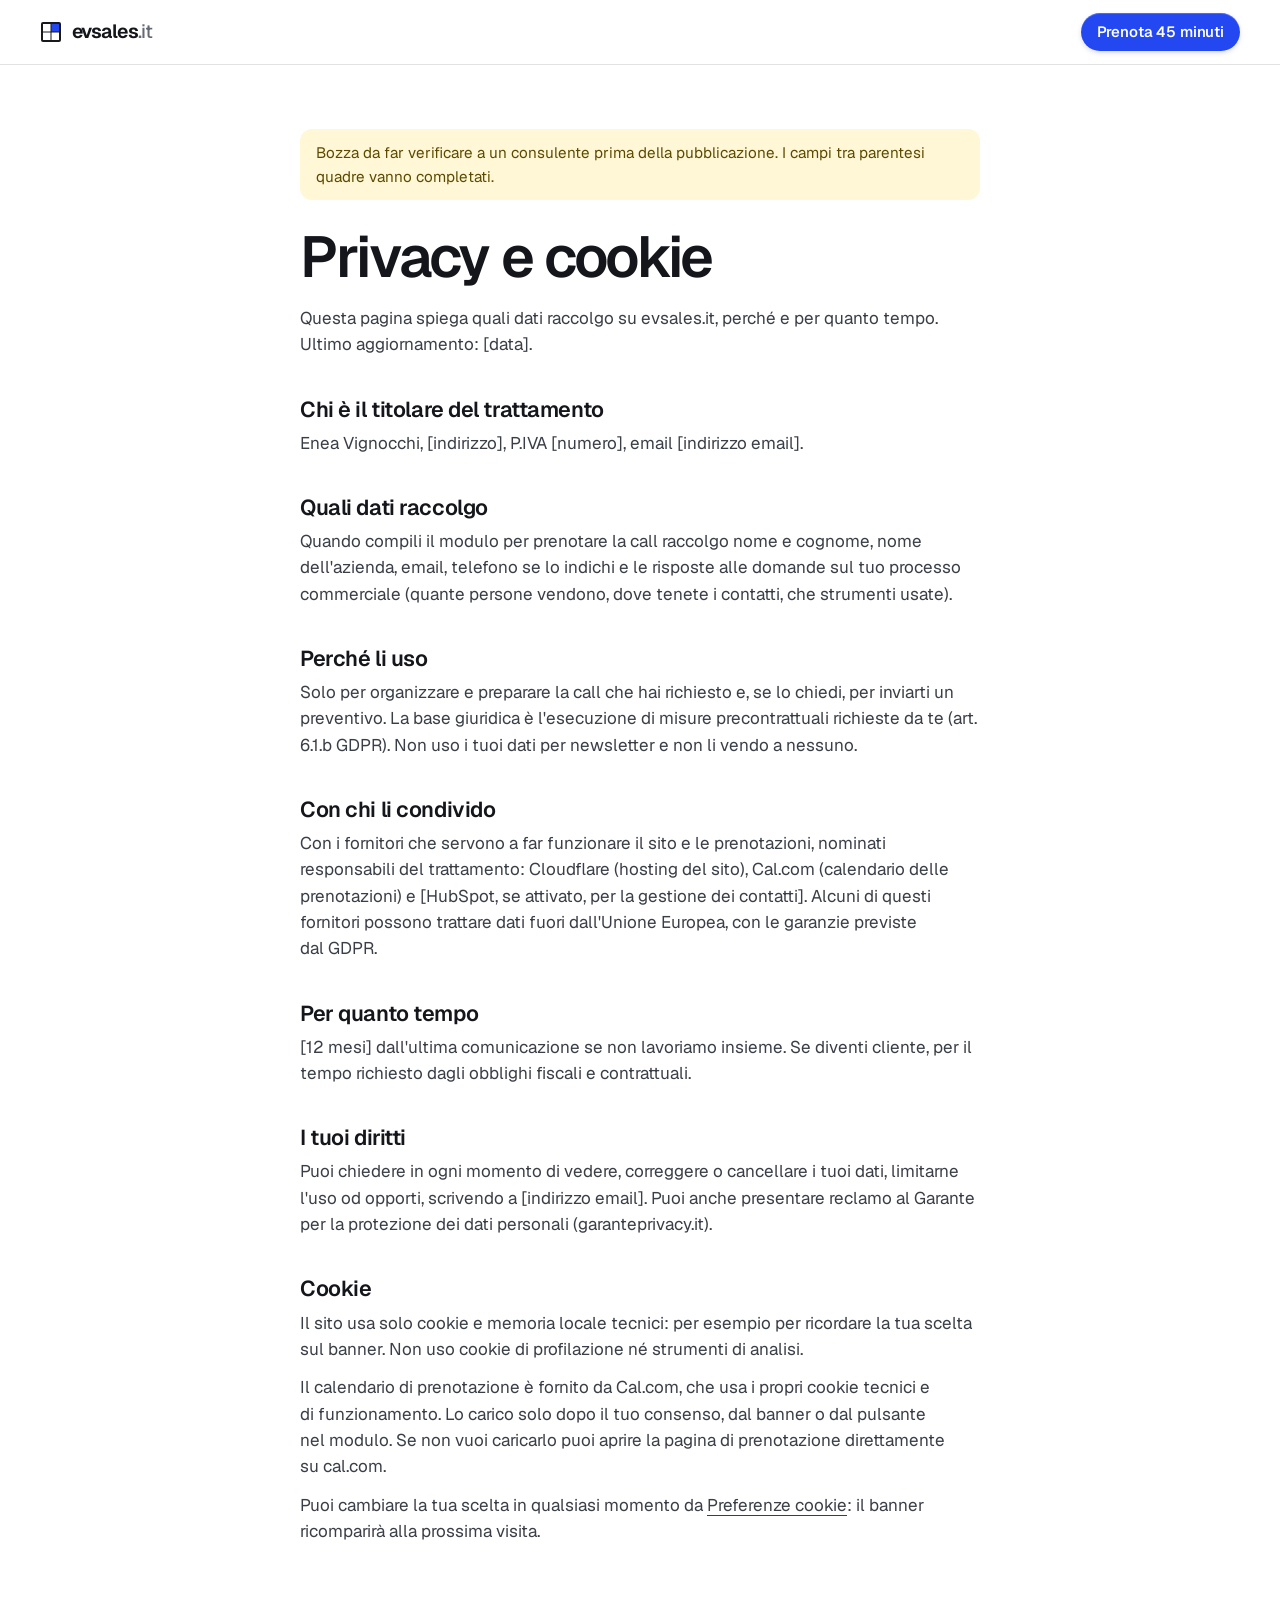
<file: privacy.html>
<!doctype html>
<html lang="it">
<head>
<meta charset="utf-8">
<meta name="viewport" content="width=device-width, initial-scale=1">
<title>Privacy e cookie · evsales.it</title>
<meta name="robots" content="noindex">
<link rel="icon" href="/favicon.svg" type="image/svg+xml">
<link rel="stylesheet" href="/assets/css/site.css">
</head>
<body>
<header class="nav is-scrolled">
  <div class="wall nav__in">
    <a class="brand" href="/"><svg class="brand__mark" viewBox="0 0 22 22" aria-hidden="true"><rect x="1" y="1" width="20" height="20" rx="2" fill="#17191e"/><rect x="3" y="3" width="7.5" height="7.5" fill="#fff"/><rect x="11.5" y="3" width="7.5" height="7.5" fill="#2348f2"/><rect x="3" y="11.5" width="7.5" height="7.5" fill="#fff"/><rect x="11.5" y="11.5" width="7.5" height="7.5" fill="#fff"/></svg>evsales<span>.it</span></a>
    <a class="btn btn--sm" href="/#prenota" style="margin-left:auto">Prenota 45 minuti</a>
  </div>
</header>
<main class="legal">
  <p class="draft">Bozza da far verificare a un consulente prima della pubblicazione. I campi tra parentesi quadre vanno completati.</p>
  <h1>Privacy e cookie</h1>
  <p>Questa pagina spiega quali dati raccolgo su evsales.it, perché e per quanto tempo. Ultimo aggiornamento: [data].</p>

  <h2>Chi è il titolare del trattamento</h2>
  <p>Enea Vignocchi, [indirizzo], P.IVA [numero], email [indirizzo email].</p>

  <h2>Quali dati raccolgo</h2>
  <p>Quando compili il modulo per prenotare la call raccolgo nome e cognome, nome dell'azienda, email, telefono se lo indichi e le risposte alle domande sul tuo processo commerciale (quante persone vendono, dove tenete i contatti, che strumenti usate).</p>

  <h2>Perché li uso</h2>
  <p>Solo per organizzare e preparare la call che hai richiesto e, se lo chiedi, per inviarti un preventivo. La base giuridica è l'esecuzione di misure precontrattuali richieste da te (art. 6.1.b GDPR). Non uso i tuoi dati per newsletter e non li vendo a nessuno.</p>

  <h2>Con chi li condivido</h2>
  <p>Con i fornitori che servono a far funzionare il sito e le prenotazioni, nominati responsabili del trattamento: Cloudflare (hosting del sito), Cal.com (calendario delle prenotazioni) e [HubSpot, se attivato, per la gestione dei contatti]. Alcuni di questi fornitori possono trattare dati fuori dall'Unione Europea, con le garanzie previste dal GDPR.</p>

  <h2>Per quanto tempo</h2>
  <p>[12 mesi] dall'ultima comunicazione se non lavoriamo insieme. Se diventi cliente, per il tempo richiesto dagli obblighi fiscali e contrattuali.</p>

  <h2>I tuoi diritti</h2>
  <p>Puoi chiedere in ogni momento di vedere, correggere o cancellare i tuoi dati, limitarne l'uso od opporti, scrivendo a [indirizzo email]. Puoi anche presentare reclamo al Garante per la protezione dei dati personali (garanteprivacy.it).</p>

  <h2 id="cookie">Cookie</h2>
  <p>Il sito usa solo cookie e memoria locale tecnici: per esempio per ricordare la tua scelta sul banner. Non uso cookie di profilazione né strumenti di analisi.</p>
  <p>Il calendario di prenotazione è fornito da Cal.com, che usa i propri cookie tecnici e di funzionamento. Lo carico solo dopo il tuo consenso, dal banner o dal pulsante nel modulo. Se non vuoi caricarlo puoi aprire la pagina di prenotazione direttamente su cal.com.</p>
  <p>Puoi cambiare la tua scelta in qualsiasi momento da <a href="/#" onclick="try{localStorage.removeItem('ev-consent')}catch(e){};">Preferenze cookie</a>: il banner ricomparirà alla prossima visita.</p>
</main>
</body>
</html>
</file>
<file: assets/css/site.css>
/* evsales.it: parete vetrata, ritmo da pagina prodotto */

@font-face {
  font-family: "Geist";
  src: url("../fonts/geist-latin.woff2") format("woff2");
  font-weight: 100 900;
  font-display: swap;
  unicode-range: U+0000-00FF, U+0131, U+0152-0153, U+02BB-02BC, U+02C6, U+02DA, U+02DC, U+0304, U+0308, U+0329, U+2000-206F, U+20AC, U+2122, U+2191, U+2193, U+2212, U+2215, U+FEFF, U+FFFD;
}
@font-face {
  font-family: "Geist";
  src: url("../fonts/geist-latin-ext.woff2") format("woff2");
  font-weight: 100 900;
  font-display: swap;
  unicode-range: U+0100-02BA, U+02BD-02C5, U+02C7-02CC, U+02CE-02D7, U+02DD-02FF, U+0304, U+0308, U+0329, U+1D00-1DBF, U+1E00-1E9F, U+1EF2-1EFF, U+2020, U+20A0-20AB, U+20AD-20C0, U+2113, U+2C60-2C7F, U+A720-A7FF;
}

:root {
  --white: #ffffff;
  --pane: #f4f4f6;
  --pane-2: #ebecef;
  --ink: #14161b;
  --ink-2: #3a3e47;
  --muted: #646a75;
  --steel: #17191e;
  --mullion: 3px;
  --cobalt: #2348f2;
  --cobalt-deep: #1734c4;
  --on-cobalt: #ffffff;
  --on-cobalt-2: #d9e0ff;
  --line: rgba(20, 22, 27, 0.12);

  --font: "Geist", ui-sans-serif, system-ui, -apple-system, "Segoe UI", sans-serif;
  --ease-out: cubic-bezier(0.16, 1, 0.3, 1);
  --ease-in-out: cubic-bezier(0.65, 0, 0.35, 1);

  --gutter: clamp(16px, 3.2vw, 40px);
  --wall: min(1400px, calc(100vw - 2 * var(--gutter)));
  --pad: clamp(22px, 3vw, 44px);
  --section: clamp(96px, 14vw, 200px);

  --t-display: clamp(2.6rem, 4.9vw, 5.2rem);
  --t-h2: clamp(2.2rem, 4.4vw, 4.4rem);
  --t-h3: clamp(1.35rem, 1.8vw, 1.75rem);
  --t-lead: clamp(1.15rem, 1.45vw, 1.4rem);
  --t-body: 1.0625rem;
  --t-small: 0.875rem;

  color-scheme: light;
}

*, *::before, *::after { box-sizing: border-box; }
html { -webkit-text-size-adjust: 100%; scroll-behavior: smooth; scroll-padding-top: 84px; overflow-x: clip; }
@media (prefers-reduced-motion: reduce) { html { scroll-behavior: auto; } }
body {
  margin: 0;
  background: var(--white);
  color: var(--ink);
  font-family: var(--font);
  font-size: var(--t-body);
  line-height: 1.55;
  font-feature-settings: "ss01", "cv11";
  -webkit-font-smoothing: antialiased;
  -moz-osx-font-smoothing: grayscale;
  text-rendering: optimizeLegibility;
  overflow-x: clip;
}
img { display: block; max-width: 100%; height: auto; }
figure { margin: 0; }
i, em { font-style: normal; }
a { color: inherit; text-underline-offset: 0.22em; text-decoration-thickness: 1px; }
button, input, textarea, select { font: inherit; color: inherit; }
::selection { background: var(--cobalt); color: var(--white); }
:focus-visible { outline: 2px solid var(--cobalt); outline-offset: 3px; border-radius: 4px; }
html { scrollbar-color: #b9bcc4 var(--white); }
::-webkit-scrollbar { width: 12px; }
::-webkit-scrollbar-track { background: var(--white); }
::-webkit-scrollbar-thumb { background: #c4c7ce; border: 3px solid var(--white); border-radius: 12px; }

h1, h2, h3, h4 { margin: 0; font-weight: 600; letter-spacing: -0.035em; line-height: 1.02; text-wrap: balance; }
p { margin: 0; text-wrap: pretty; }
.tnum { font-variant-numeric: tabular-nums; }
.sr-only { position: absolute; width: 1px; height: 1px; padding: 0; margin: -1px; overflow: hidden; clip: rect(0 0 0 0); white-space: nowrap; border: 0; }
.skip { position: absolute; left: 12px; top: -60px; z-index: 100; background: var(--ink); color: var(--white); padding: 10px 16px; border-radius: 10px; }
.skip:focus { top: 12px; }

.wall { width: var(--wall); margin-inline: auto; }
.muted { color: var(--muted); }
.ink2 { color: var(--ink-2); }

/* ---------- Icons ---------- */
.i { width: 1em; height: 1em; flex: none; stroke: currentColor; fill: none; stroke-width: 1.8; stroke-linecap: round; stroke-linejoin: round; }

/* ---------- Buttons ---------- */
.btn {
  --bg: var(--cobalt);
  display: inline-flex; align-items: center; gap: 0.6em;
  min-height: 48px; padding: 0 22px;
  border: 0; border-radius: 999px;
  background: var(--bg); color: var(--on-cobalt);
  font-weight: 560; font-size: 1rem; letter-spacing: -0.01em;
  text-decoration: none; cursor: pointer;
  transition: background-color .35s var(--ease-out), transform .35s var(--ease-out), box-shadow .35s var(--ease-out);
  box-shadow: 0 1px 0 rgba(255,255,255,.18) inset, 0 2px 6px -2px rgba(20, 22, 27, .28);
}
.btn:hover { --bg: var(--cobalt-deep); transform: translateY(-1px); }
.btn:active { transform: translateY(0); }
.btn .i { transition: transform .35s var(--ease-out); }
.btn:hover .i { transform: translateX(3px); }
.btn[hidden] { display: none; }
.btn--sm { min-height: 38px; padding: 0 16px; font-size: 0.9375rem; }
.btn--ghost { --bg: transparent; color: var(--ink); box-shadow: inset 0 0 0 1px var(--line); }
.btn--ghost:hover { --bg: var(--pane); }
.btn--light { --bg: var(--white); color: var(--cobalt-deep); box-shadow: 0 10px 24px -14px rgba(0,0,0,.5); }
.btn--light:hover { --bg: #eef1ff; }
.btn[disabled], .btn[aria-disabled="true"] { opacity: .45; cursor: not-allowed; transform: none; }

.link {
  display: inline-flex; align-items: center; gap: .45em;
  color: var(--ink); font-weight: 520; text-decoration: none;
  border-bottom: 1px solid var(--line); padding-bottom: 2px;
  transition: border-color .3s var(--ease-out);
}
.link:hover { border-color: var(--ink); }

/* ---------- Nav ---------- */
.nav {
  position: sticky; top: 0; z-index: 50;
  background: rgba(255,255,255,.72);
  -webkit-backdrop-filter: saturate(180%) blur(18px);
  backdrop-filter: saturate(180%) blur(18px);
  border-bottom: 1px solid transparent;
  transition: border-color .4s var(--ease-out);
}
.nav.is-scrolled { border-color: var(--line); }
.nav__in { display: flex; align-items: center; gap: 28px; height: 64px; }
.brand { display: inline-flex; align-items: center; gap: 0; text-decoration: none; font-weight: 640; letter-spacing: -0.03em; font-size: 1.2rem; }
.brand__mark { width: 22px; height: 22px; margin-right: 10px; }
.brand span { color: var(--muted); font-weight: 500; }
.nav__links { display: flex; gap: 26px; margin-left: auto; font-size: 0.9375rem; }
.nav__links a { text-decoration: none; color: var(--ink-2); transition: color .25s; }
.nav__links a:hover { color: var(--ink); }
@media (max-width: 820px) { .nav__links { display: none; } .nav__in .btn { margin-left: auto; } }

/* ---------- The partition (vetrata) ---------- */
.vetrata {
  display: grid;
  gap: var(--mullion);
  padding: var(--mullion);
  background: var(--steel);
  border-radius: 6px;
}
.pane {
  position: relative;
  background: var(--white);
  overflow: hidden;
  isolation: isolate;
}
.pane--gray { background: var(--pane); }
/* backlight that follows the pointer: the pane catches light */
.pane[data-light]::after {
  content: ""; position: absolute; inset: 0; z-index: -1; pointer-events: none;
  background: radial-gradient(520px circle at var(--mx, 50%) var(--my, 50%), rgba(255,255,255,.95), rgba(255,255,255,0) 60%);
  opacity: 0; transition: opacity .6s var(--ease-out);
}
.pane--gray[data-light]:hover::after { opacity: 1; }
.pane--cobalt { background: var(--cobalt); color: var(--on-cobalt); }
.pane--cobalt[data-light]::after { background: radial-gradient(420px circle at var(--mx, 50%) var(--my, 50%), rgba(120,150,255,.55), rgba(120,150,255,0) 60%); }
.pane--cobalt[data-light]:hover::after { opacity: 1; }

/* ---------- Hero ---------- */
.hero { padding-top: clamp(14px, 2vw, 24px); }
.hero .vetrata {
  grid-template-columns: repeat(12, minmax(0, 1fr));
  grid-template-rows: minmax(0, 1fr) auto 132px;
  min-height: min(calc(100svh - 64px - 28px), 880px);
}
.hero__main { grid-column: 1 / 9; grid-row: 1 / 3; padding: var(--pad); display: flex; flex-direction: column; justify-content: space-between; gap: 40px; }
.hero__who { display: flex; align-items: center; gap: 10px; font-size: var(--t-small); color: var(--muted); }
.hero__who b { color: var(--ink); font-weight: 560; }
.dot { width: 8px; height: 8px; border-radius: 50%; background: #1fae5b; box-shadow: 0 0 0 4px rgba(31,174,91,.14); }
.hero h1 { font-size: var(--t-display); letter-spacing: -0.045em; line-height: 0.98; max-width: 13ch; }
.hero h1 .soft { color: #7a7f89; display: block; margin-top: .08em; }
.hero__foot { display: flex; flex-wrap: wrap; align-items: end; justify-content: space-between; gap: 24px 40px; }
.hero__lead { font-size: var(--t-lead); color: var(--ink-2); max-width: 36ch; line-height: 1.45; }

.hero__photo { grid-column: 9 / 13; grid-row: 1 / 2; background: #0b0c0e; min-height: 300px; }
.hero__photo img { position: absolute; inset: 0; width: 100%; height: 100%; object-fit: cover; object-position: 50% 18%; z-index: -1; }
.hero__photo figcaption {
  position: absolute; left: 0; right: 0; bottom: 0; padding: 18px 20px;
  color: #f2f3f5; font-size: var(--t-small); line-height: 1.35;
  background: linear-gradient(to top, rgba(8,9,11,.82), rgba(8,9,11,0));
}
.hero__photo figcaption b { display: block; font-size: 1rem; font-weight: 600; letter-spacing: -0.01em; }

.hero__cta { grid-column: 9 / 13; grid-row: 2 / 3; padding: clamp(20px, 2.2vw, 30px); display: flex; flex-direction: column; gap: 14px; }
.hero__cta h2 { font-size: clamp(1.45rem, 1.9vw, 1.9rem); letter-spacing: -0.03em; line-height: 1.08; }
.hero__cta p { color: var(--on-cobalt-2); font-size: 0.975rem; line-height: 1.45; }
.hero__cta .q { color: var(--white); font-weight: 520; font-size: 0.95rem; margin-top: 4px; }
.chips { display: flex; flex-wrap: wrap; gap: 8px; }
.chip {
  min-height: 40px; padding: 0 15px; border-radius: 999px; cursor: pointer;
  border: 1px solid rgba(255,255,255,.4); background: rgba(255,255,255,.08); color: var(--white);
  font-weight: 520; font-size: 0.9375rem;
  transition: background-color .3s var(--ease-out), border-color .3s var(--ease-out), color .3s var(--ease-out);
}
.chip:hover { background: rgba(255,255,255,.2); border-color: rgba(255,255,255,.8); }
.chip:focus-visible { outline-color: var(--white); }
.hero__cta .alt { font-size: 0.875rem; color: var(--on-cobalt-2); }
.hero__cta .alt a { color: var(--white); }

/* frosted strip: where the contacts live today */
.frost { grid-row: 3 / 4; padding: 0; min-height: 132px; background: var(--pane); }
.frost.f1 { grid-column: 1 / 4; }
.frost.f2 { grid-column: 4 / 7; }
.frost.f3 { grid-column: 7 / 10; }
.frost.f4 { grid-column: 10 / 13; }
.frost__behind { position: absolute; inset: 0 0 34px; display: grid; place-items: center; z-index: 0; }
.frost__glass {
  position: absolute; inset: 0; z-index: 1;
  background: rgba(244,244,246,.42);
  -webkit-backdrop-filter: blur(9px) saturate(120%);
  backdrop-filter: blur(9px) saturate(120%);
  transition: -webkit-backdrop-filter .9s var(--ease-out), backdrop-filter .9s var(--ease-out), background-color .9s var(--ease-out);
}
.frost:hover .frost__glass { -webkit-backdrop-filter: blur(2px); backdrop-filter: blur(2px); background: rgba(244,244,246,.12); }
.frost__label { position: absolute; left: 18px; right: 18px; bottom: 12px; z-index: 2; font-size: var(--t-small); font-weight: 560; color: var(--ink); display: flex; justify-content: space-between; gap: 10px; white-space: nowrap; }
.frost__label small { font-weight: 450; color: var(--ink-2); overflow: hidden; text-overflow: ellipsis; }

/* ---------- Fragments (the scattered contacts) ---------- */
.frag { font-size: 13px; line-height: 1.3; color: var(--ink); }
.frag--wa { background: #dcf8c6; padding: 9px 12px 7px; border-radius: 12px 12px 12px 3px; max-width: 220px; box-shadow: 0 6px 16px -10px rgba(0,0,0,.35); }
.frag--wa time { display: block; text-align: right; font-size: 11px; color: #3f6338; margin-top: 2px; }
.frag--wa.in { background: var(--white); border-radius: 12px 12px 3px 12px; }
.frag--wa.in time { color: #656b76; }
.frag--xl { background: var(--white); outline: 1px solid #c9ccd2; font-size: 12px; box-shadow: 0 6px 16px -10px rgba(0,0,0,.35); }
.frag--xl table { border-collapse: collapse; }
.frag--xl td { border: 1px solid #dfe1e5; padding: 4px 8px; white-space: nowrap; }
.frag--xl tr:first-child td { background: #eef0f3; color: #59606b; font-size: 11px; }
.frag--xl .warn { background: #fff4c2; }
.frag--post { background: #ffe873; padding: 14px 14px 18px; width: 148px; font-family: "Bradley Hand", "Segoe Print", "Comic Sans MS", cursive; font-size: 15px; transform: rotate(-4deg); box-shadow: 0 10px 18px -12px rgba(0,0,0,.5); }
.frag--card { background: var(--white); width: 200px; padding: 14px 16px; border-radius: 4px; box-shadow: 0 10px 22px -14px rgba(0,0,0,.55); }
.frag--card b { display: block; font-size: 13.5px; letter-spacing: -.01em; }
.frag--card span { display: block; color: var(--muted); font-size: 11.5px; }
.frag--card .ph { margin-top: 10px; font-size: 12px; color: var(--ink-2); }
.frag--mail { background: var(--white); border-radius: 8px; padding: 10px 12px; width: 230px; box-shadow: 0 6px 16px -10px rgba(0,0,0,.35); }
.frag--mail b { display: block; font-size: 12.5px; }
.frag--mail span { color: var(--muted); font-size: 11.5px; }
.frag--call { background: var(--white); border-radius: 12px; padding: 10px 14px; display: flex; gap: 10px; align-items: center; box-shadow: 0 6px 16px -10px rgba(0,0,0,.35); }
.frag--call .i { color: #d33a2c; font-size: 18px; }
.frag--voice { background: #dcf8c6; border-radius: 12px; padding: 9px 12px; display: flex; gap: 10px; align-items: center; width: 200px; box-shadow: 0 6px 16px -10px rgba(0,0,0,.35); }
.wave { display: flex; gap: 2px; align-items: center; height: 18px; flex: 1; }
.wave i { width: 2px; border-radius: 2px; background: #5b7f53; }
.frag--note { font-family: "Bradley Hand", "Segoe Print", "Comic Sans MS", cursive; font-size: 15px; color: #23315f; background: var(--white); padding: 10px 14px; border: 1px solid #e3e4e8; background-image: repeating-linear-gradient(transparent 0 21px, #dfe6f5 21px 22px); line-height: 22px; width: 190px; }

/* ---------- Section rhythm ---------- */
.section { padding-block: var(--section) 0; }
.section:last-of-type { padding-bottom: var(--section); }
.h2 { font-size: var(--t-h2); letter-spacing: -0.04em; max-width: 16ch; }
.h2 .soft { color: #7a7f89; }
.intro { display: grid; grid-template-columns: minmax(0, 1.25fr) minmax(0, 1fr); gap: 32px 64px; align-items: end; margin-bottom: clamp(40px, 5vw, 72px); }
.intro p { font-size: var(--t-lead); color: var(--ink-2); max-width: 40ch; line-height: 1.5; }
@media (max-width: 900px) { .intro { grid-template-columns: 1fr; } }

/* ---------- Problem statement (word by word) ---------- */
.statement { font-size: clamp(1.9rem, 4.1vw, 4rem); font-weight: 600; letter-spacing: -0.035em; line-height: 1.12; max-width: 22ch; }
.statement .w { color: var(--ink); transition: color .5s var(--ease-out); }
.js .statement .w { color: #d4d6db; }
.js .statement .w.on { color: var(--ink); }
.statement-note { margin-top: 40px; font-size: var(--t-lead); color: var(--ink-2); max-width: 46ch; }

/* ---------- Scene: from scattered to pipeline ---------- */
.scene { position: relative; height: 340vh; margin-top: var(--section); overflow-x: clip; }
.scene__stage { position: sticky; top: 64px; height: calc(100svh - 64px); display: flex; flex-direction: column; justify-content: center; gap: 22px; padding-block: 24px; }
.scene__head { display: flex; justify-content: space-between; align-items: end; gap: 24px; min-height: 5.4em; }
.scene__caption { position: relative; font-size: clamp(1.5rem, 2.6vw, 2.5rem); font-weight: 600; letter-spacing: -0.035em; line-height: 1.08; max-width: 24ch; flex: 1; min-height: 2.3em; }
.scene__caption span { position: absolute; left: 0; bottom: 0; opacity: 0; filter: blur(8px); transition: opacity .7s var(--ease-out), filter .7s var(--ease-out); }
.scene__caption span.on { opacity: 1; filter: blur(0); }
.scene__tag { font-size: var(--t-small); color: var(--muted); white-space: nowrap; }
.board { position: relative; flex: 1; max-height: 380px; min-height: 300px; }
.board .vetrata { position: absolute; inset: 0; grid-template-columns: repeat(5, minmax(0, 1fr)); }
.board .col { background: var(--pane); padding: 16px 12px; display: flex; flex-direction: column; gap: 10px; }
.board .col h3 { font-size: 0.875rem; letter-spacing: -0.01em; font-weight: 600; display: flex; justify-content: space-between; color: var(--ink); line-height: 1.2; }
.board .col h3 em { font-style: normal; color: var(--muted); font-weight: 500; font-variant-numeric: tabular-nums; }
.slot { height: 74px; border-radius: 10px; flex: none; }
.board__frost {
  position: absolute; inset: 0; z-index: 2; border-radius: 6px; pointer-events: none;
  -webkit-backdrop-filter: blur(var(--fb, 16px)); backdrop-filter: blur(var(--fb, 16px));
  background: rgba(255,255,255, var(--fa, .55));
}
.board__frags { position: absolute; inset: 0; z-index: 3; pointer-events: none; }
.fr { position: absolute; left: 0; top: 0; will-change: transform; }
.fr__messy, .fr__clean { position: absolute; left: 50%; top: 50%; translate: -50% -50%; }
.fr__clean {
  width: 100%; height: 100%; left: 0; top: 0; translate: none;
  background: var(--white); border-radius: 10px; padding: 10px 12px;
  box-shadow: 0 1px 2px rgba(20,22,27,.06), 0 4px 8px -6px rgba(20,22,27,.3);
  border: 1px solid #e4e5e9; opacity: 0;
  display: flex; flex-direction: column; justify-content: space-between;
}
.fr__clean b { font-size: 13px; font-weight: 600; letter-spacing: -.01em; line-height: 1.2; }
.fr__clean span { font-size: 11.5px; color: var(--muted); display: flex; justify-content: space-between; align-items: center; gap: 6px; }
.av { display: inline-grid; place-items: center; width: 20px; height: 20px; border-radius: 50%; background: var(--ink); color: var(--white); font-size: 10px; font-weight: 600; flex: none; }
.board__legend { font-size: 12.5px; color: var(--muted); display: flex; justify-content: space-between; gap: 16px; }

@media (max-width: 760px) {
  .scene { height: 300vh; }
  .board { max-height: none; min-height: 0; }
  .board .vetrata { grid-template-columns: 1fr; grid-template-rows: repeat(5, minmax(0, 1fr)); }
  .board .col { flex-direction: row; align-items: center; padding: 8px; gap: 8px; }
  .board .col h3 { flex-direction: column; width: 74px; flex: none; font-size: 0.78rem; }
  .slot { height: auto; align-self: stretch; flex: 1; }
  .fr__clean { padding: 6px 8px; }
  .fr__clean b { font-size: 11.5px; }
  .fr__clean span { font-size: 10px; }
  .fr__clean .av { display: none; }
  .scene__head { flex-direction: column; align-items: start; min-height: 0; }
  .scene__caption { min-height: 3.4em; width: 100%; }
}

/* ---------- Method ---------- */
.method .vetrata { grid-template-columns: repeat(3, minmax(0, 1fr)); }
.step { padding: var(--pad); min-height: 520px; display: flex; flex-direction: column; gap: 22px; }
.step__n { font-size: clamp(4rem, 7vw, 6rem); font-weight: 600; letter-spacing: -0.04em; line-height: .85; color: var(--ink); font-variant-numeric: tabular-nums; }
.step--opt .step__n { color: #83888f; }
.step h3 { font-size: var(--t-h3); letter-spacing: -0.03em; line-height: 1.12; }
.step p { color: var(--ink-2); }
.step ul { margin: auto 0 0; padding: 18px 0 0; list-style: none; border-top: 1px solid var(--line); display: grid; gap: 8px; font-size: 0.975rem; color: var(--ink-2); }
.step li { display: flex; gap: 10px; align-items: baseline; }
.step li .i { color: var(--ink); transform: translateY(2px); }
.tag { display: inline-flex; align-self: start; align-items: center; gap: 6px; padding: 5px 11px; border-radius: 999px; background: var(--white); border: 1px solid var(--line); font-size: 0.8125rem; font-weight: 520; color: var(--ink-2); }
.method__note { margin-top: 28px; display: flex; flex-wrap: wrap; gap: 12px 32px; justify-content: space-between; color: var(--ink-2); font-size: 1rem; }
@media (max-width: 900px) { .method .vetrata { grid-template-columns: 1fr; } .step { min-height: 0; } }

/* ---------- Deliverables (bento wall) ---------- */
.bento .vetrata { grid-template-columns: repeat(6, minmax(0, 1fr)); grid-auto-rows: minmax(0, auto); }
.bento .pane { padding: var(--pad); display: flex; flex-direction: column; gap: 14px; }
.bento h3 { font-size: var(--t-h3); letter-spacing: -0.03em; line-height: 1.1; max-width: 22ch; }
.bento p { color: var(--ink-2); max-width: 46ch; }
.b-map { grid-column: 1 / 5; }
.b-crm { grid-column: 5 / 7; }
.b-auto { grid-column: 1 / 4; }
.b-train { grid-column: 4 / 7; }
.b-support { grid-column: 1 / 7; flex-direction: row !important; align-items: center; justify-content: space-between; flex-wrap: wrap; }
@media (max-width: 980px) { .b-map, .b-crm, .b-auto, .b-train, .b-support { grid-column: 1 / -1; } }

.map-wrap { margin-top: auto; overflow-x: auto; margin-inline: calc(-1 * var(--pad)); padding-inline: var(--pad); scrollbar-width: none; }
.map { width: 100%; min-width: 600px; height: auto; display: block; }
.map text { font-family: var(--font); }
.map .draw { stroke-dasharray: var(--len, 600); stroke-dashoffset: var(--len, 600); transition: stroke-dashoffset 1.6s var(--ease-out); }
.map.in .draw { stroke-dashoffset: 0; }
.map .node { opacity: 0; transition: opacity .8s var(--ease-out); }
.map.in .node { opacity: 1; }

.import { margin-top: auto; display: grid; gap: 8px; }
.import__row { display: grid; grid-template-columns: 1fr auto; gap: 10px; align-items: center; background: var(--white); border-radius: 10px; padding: 10px 12px; border: 1px solid #e4e5e9; font-size: 13px; }
.import__row span { color: var(--muted); font-variant-numeric: tabular-nums; }
.import__bar { grid-column: 1 / -1; height: 4px; border-radius: 4px; background: var(--pane-2); overflow: hidden; }
.import__bar i { display: block; height: 100%; width: var(--w); background: var(--ink); border-radius: 4px; transform: scaleX(0); transform-origin: left; transition: transform 1.8s var(--ease-out); }
.in .import__bar i { transform: scaleX(1); }

.feed { margin-top: auto; display: grid; gap: 8px; min-height: 236px; align-content: end; }
.feed__item {
  display: grid; grid-template-columns: auto 1fr auto; gap: 12px; align-items: center;
  background: var(--white); border: 1px solid #e4e5e9; border-radius: 12px; padding: 12px 14px; font-size: 13.5px;
  animation: feedIn .9s var(--ease-out) both;
}
.feed__item .ico { width: 30px; height: 30px; border-radius: 8px; display: grid; place-items: center; background: var(--pane); color: var(--ink); font-size: 16px; }
.feed__item b { font-weight: 600; display: block; letter-spacing: -.01em; }
.feed__item span { color: var(--muted); font-size: 12.5px; }
.feed__item time { color: var(--muted); font-size: 12px; font-variant-numeric: tabular-nums; }
@keyframes feedIn { from { opacity: 0; transform: translateY(10px); filter: blur(6px); } to { opacity: 1; transform: none; filter: none; } }

.toc { margin: auto 0 0; padding: 0; list-style: none; counter-reset: toc; border-top: 1px solid var(--ink); }
.toc li { counter-increment: toc; display: grid; grid-template-columns: 2.2em 1fr auto; gap: 8px; align-items: baseline; padding: 10px 0; border-bottom: 1px solid var(--line); font-size: 0.95rem; }
.toc li::before { content: counter(toc); font-weight: 600; font-variant-numeric: tabular-nums; }
.toc em { color: var(--muted); font-size: 0.85rem; font-variant-numeric: tabular-nums; }

/* ---------- Case (illustrated) ---------- */
.case__label {
  display: flex; gap: 12px; align-items: flex-start; padding: 14px 18px; border-radius: 12px;
  background: var(--pane); color: var(--ink-2); font-size: 0.95rem; max-width: 640px; margin-bottom: 28px;
}
.case__label .i { flex: none; font-size: 18px; margin-top: 2px; color: var(--ink); }
.case .vetrata { grid-template-columns: minmax(0, 1fr) minmax(0, 2.1fr); }
.case__story { padding: var(--pad); display: flex; flex-direction: column; gap: 18px; }
.case__story h3 { font-size: var(--t-h3); letter-spacing: -0.03em; }
.case__story dl { margin: 0; display: grid; gap: 14px; }
.case__story dt { font-size: var(--t-small); color: var(--muted); }
.case__story dd { margin: 2px 0 0; color: var(--ink); }
.case__demo { padding: clamp(16px, 2.4vw, 32px); display: flex; flex-direction: column; gap: 18px; min-height: 620px; }
[data-todo] { color: #b02a17; }
@media (max-width: 980px) { .case .vetrata { grid-template-columns: 1fr; } .case__demo { min-height: 0; } }

.seg { position: relative; display: inline-grid; grid-template-columns: 1fr 1fr; align-self: start; padding: 3px; border-radius: 999px; background: var(--pane-2); }
.seg button { position: relative; z-index: 1; border: 0; background: none; padding: 9px 22px; border-radius: 999px; font-weight: 560; font-size: 0.9375rem; cursor: pointer; color: var(--ink-2); transition: color .3s; }
.seg button[aria-selected="true"] { color: var(--ink); }
.seg__thumb { position: absolute; top: 3px; bottom: 3px; left: 3px; width: calc(50% - 3px); border-radius: 999px; background: var(--white); box-shadow: 0 2px 8px -2px rgba(0,0,0,.18); transition: transform .5s var(--ease-out); }
.seg[data-v="dopo"] .seg__thumb { transform: translateX(100%); }

.views { position: relative; flex: 1; display: grid; }
.view { grid-area: 1 / 1; transition: opacity .7s var(--ease-out), filter .7s var(--ease-out), visibility 0s .7s; }
.view[hidden] { display: block; opacity: 0; filter: blur(14px); visibility: hidden; pointer-events: none; }
.view:not([hidden]) { transition-delay: 0s; }

/* before: the desk */
.desk { position: relative; height: 100%; min-height: 470px; border-radius: 14px; background: var(--pane); overflow: hidden; }
.desk > * { position: absolute; }
.desk .d1 { left: 5%; top: 7%; }
.desk .d2 { right: 5%; top: 6%; }
.desk .d3 { left: 28%; top: 38%; transform: rotate(-1.5deg); }
.desk .d4 { left: 6%; bottom: 8%; transform: rotate(5deg); }
.desk .d5 { right: 7%; bottom: 10%; transform: rotate(-2deg); }
.desk .d6 { right: 26%; top: 24%; }
.desk__q { left: 50%; bottom: 18px; transform: translateX(-50%); background: var(--ink); color: var(--white); padding: 8px 14px; border-radius: 999px; font-size: 13px; white-space: nowrap; }
@media (max-width: 640px) {
  .desk { min-height: 0; display: flex; flex-direction: column; gap: 12px; padding: 16px; }
  .desk > * { position: static; transform: none !important; }
  .desk .d6 { display: none; }
  .desk__q { align-self: center; }
}

/* after: the app window */
.app { height: 100%; border-radius: 14px; background: var(--white); border: 1px solid #dcdee3; box-shadow: 0 2px 4px rgba(20,22,27,.05); overflow: hidden; display: flex; flex-direction: column; }
.app__bar { display: flex; align-items: center; gap: 14px; padding: 10px 14px; border-bottom: 1px solid #e7e8ec; font-size: 12.5px; color: var(--muted); }
.app__dots { display: flex; gap: 6px; }
.app__dots i { width: 10px; height: 10px; border-radius: 50%; background: #dcdee3; }
.app__title { color: var(--ink); font-weight: 560; }
.app__body { display: grid; grid-template-columns: minmax(0, 2fr) minmax(0, 1fr); flex: 1; }
.pipe { display: grid; grid-template-columns: repeat(4, minmax(0, 1fr)); gap: 8px; padding: 12px; background: #fafafb; align-content: start; }
.pipe h4 { font-size: 11.5px; font-weight: 600; letter-spacing: 0; color: var(--ink-2); display: flex; justify-content: space-between; margin-bottom: 6px; }
.pipe h4 em { font-style: normal; color: var(--muted); font-weight: 500; }
.pipe .c { display: grid; gap: 6px; align-content: start; }
.deal { background: var(--white); border: 1px solid #e4e5e9; border-radius: 8px; padding: 8px; font-size: 11.5px; line-height: 1.3; }
.deal b { display: block; font-weight: 600; font-size: 12px; }
.deal span { color: var(--muted); display: flex; justify-content: space-between; margin-top: 4px; font-variant-numeric: tabular-nums; }
.deal.hot { border-color: var(--ink); box-shadow: inset 0 0 0 1px var(--ink); }
.side { border-left: 1px solid #e7e8ec; padding: 12px; display: grid; gap: 12px; align-content: start; }
.side h4 { font-size: 12px; font-weight: 600; letter-spacing: 0; margin-bottom: 4px; }
.todo { display: grid; gap: 6px; }
.todo div { display: grid; grid-template-columns: 14px 1fr; gap: 8px; font-size: 12px; line-height: 1.3; padding: 7px 8px; border-radius: 8px; background: #fafafb; }
.todo i { width: 14px; height: 14px; border-radius: 4px; border: 1.5px solid #b5b8c0; margin-top: 1px; }
.todo span { color: var(--muted); display: block; font-size: 11px; }
.monday { background: var(--ink); color: var(--white); border-radius: 10px; padding: 12px; font-size: 12px; }
.monday b { display: block; font-size: 22px; letter-spacing: -0.03em; font-weight: 600; font-variant-numeric: tabular-nums; }
.monday .row { display: grid; grid-template-columns: 1fr 1fr; gap: 8px; margin-top: 8px; }
.monday span { color: #b9bcc6; }
.toast {
  position: absolute; right: 18px; bottom: 18px; max-width: 300px;
  background: rgba(20,22,27,.92); color: var(--white); border-radius: 14px; padding: 12px 14px;
  font-size: 12.5px; line-height: 1.35; display: flex; gap: 10px;
  -webkit-backdrop-filter: blur(10px); backdrop-filter: blur(10px);
  box-shadow: 0 20px 40px -20px rgba(0,0,0,.6);
  opacity: 0; transform: translateY(12px); transition: opacity .6s var(--ease-out), transform .6s var(--ease-out);
}
.toast.on { opacity: 1; transform: none; }
.toast .i { flex: none; font-size: 16px; margin-top: 1px; }
.toast span { color: #b9bcc6; display: block; }
@media (max-width: 700px) {
  .app__body { grid-template-columns: 1fr; }
  .side { border-left: 0; border-top: 1px solid #e7e8ec; }
  .pipe { grid-template-columns: repeat(2, minmax(0, 1fr)); }
  .toast { position: static; margin: 12px 0 0; max-width: none; }
  .app { height: auto; }
}
.case__after { margin-top: 28px; display: grid; grid-template-columns: repeat(3, minmax(0, 1fr)); gap: 32px; }
.case__after h4 { font-size: 1.125rem; letter-spacing: -0.02em; margin-bottom: 8px; line-height: 1.2; }
.case__after p { color: var(--ink-2); }
@media (max-width: 860px) { .case__after { grid-template-columns: 1fr; gap: 22px; } }

/* ---------- About ---------- */
.about .vetrata { grid-template-columns: minmax(0, 5fr) minmax(0, 7fr); }
.about__photo { background: #0b0c0e; min-height: 720px; }
.about__photo img { position: absolute; inset: 0; width: 100%; height: 100%; object-fit: cover; object-position: 50% 30%; z-index: -1; }
.about__text { padding: var(--pad); display: flex; flex-direction: column; gap: 22px; }
.about__text h2 { font-size: var(--t-h2); letter-spacing: -0.04em; max-width: 14ch; }
.about__text p { font-size: 1.125rem; color: var(--ink-2); max-width: 54ch; line-height: 1.6; }
.about__text p strong { color: var(--ink); font-weight: 600; }
.cv { list-style: none; margin: 8px 0 0; padding: 0; border-top: 1px solid var(--line); }
.cv li { display: grid; grid-template-columns: minmax(0, 1fr) minmax(0, 1.3fr); gap: 18px; padding: 14px 0; border-bottom: 1px solid var(--line); font-size: 0.98rem; }
.cv b { font-weight: 600; letter-spacing: -.01em; }
.cv span { color: var(--ink-2); }
.about__links { display: flex; flex-wrap: wrap; gap: 14px 26px; align-items: center; margin-top: auto; padding-top: 10px; }
@media (max-width: 980px) {
  .about .vetrata { grid-template-columns: 1fr; }
  .about__photo { min-height: 0; aspect-ratio: 4 / 5; }
  .cv li { grid-template-columns: 1fr; gap: 2px; }
}

/* ---------- 45 minutes ---------- */
.call .vetrata { grid-template-columns: repeat(12, minmax(0, 1fr)); }
.call__time { grid-column: 1 / 13; padding: var(--pad); }
.timebar { position: relative; display: grid; grid-template-columns: 15fr 20fr 10fr; gap: 6px; margin: 8px 0 26px; }
.timebar div { height: 8px; border-radius: 8px; background: var(--pane-2); overflow: hidden; }
.timebar div i { display: block; height: 100%; width: 100%; background: var(--ink); transform: scaleX(0); transform-origin: left; transition: transform 1.2s var(--ease-in-out); }
.timebar.in div i { transform: scaleX(1); }
.timebar.in div:nth-child(2) i { transition-delay: 1.1s; }
.timebar.in div:nth-child(3) i { transition-delay: 2.2s; }
.phases { display: grid; grid-template-columns: 15fr 20fr 10fr; gap: 6px; }
.phases div { padding-right: 18px; }
.phases time { font-size: var(--t-small); color: var(--muted); font-variant-numeric: tabular-nums; }
.phases h3 { font-size: 1.25rem; letter-spacing: -0.025em; margin: 6px 0 8px; line-height: 1.15; }
.phases p { color: var(--ink-2); font-size: 0.98rem; }
.call__take { grid-column: 1 / 8; padding: var(--pad); display: flex; flex-direction: column; gap: 18px; }
.call__take h3 { font-size: clamp(1.6rem, 2.6vw, 2.4rem); letter-spacing: -0.035em; line-height: 1.08; max-width: 18ch; }
.call__quote { grid-column: 8 / 13; padding: var(--pad); display: flex; flex-direction: column; gap: 18px; justify-content: center; }
.call__quote p { font-size: clamp(1.25rem, 1.7vw, 1.55rem); line-height: 1.35; letter-spacing: -0.02em; font-weight: 520; max-width: 26ch; }
.call__quote--ink { background: var(--steel); color: var(--white); }
@media (max-width: 900px) {
  .call__take, .call__quote { grid-column: 1 / -1; }
  .timebar, .phases { grid-template-columns: 1fr; }
  .timebar { display: none; }
  .phases { gap: 22px; }
  .phases div { padding: 0 0 0 16px; border-left: 2px solid var(--pane-2); }
}

/* ---------- After setup ---------- */
.after { display: grid; grid-template-columns: minmax(0, 1fr) minmax(0, 1fr); gap: 32px 80px; align-items: start; }
.after p { font-size: var(--t-lead); color: var(--ink-2); line-height: 1.5; }
.after ul { list-style: none; padding: 0; margin: 26px 0 0; display: grid; gap: 0; border-top: 1px solid var(--line); }
.after li { padding: 14px 0; border-bottom: 1px solid var(--line); display: flex; gap: 12px; align-items: baseline; color: var(--ink); }
@media (max-width: 900px) { .after { grid-template-columns: 1fr; } }

/* ---------- FAQ ---------- */
.faq { max-width: 980px; }
.faq details { border-bottom: 1px solid var(--line); }
.faq details:first-of-type { border-top: 1px solid var(--line); }
.faq summary { list-style: none; cursor: pointer; display: flex; justify-content: space-between; align-items: center; gap: 24px; padding: 24px 0; font-size: clamp(1.15rem, 1.6vw, 1.45rem); font-weight: 560; letter-spacing: -0.025em; }
.faq summary::-webkit-details-marker { display: none; }
.faq summary .pm { position: relative; width: 28px; height: 28px; border-radius: 50%; background: var(--pane); flex: none; transition: background-color .3s, transform .5s var(--ease-out); }
.faq summary .pm::before, .faq summary .pm::after { content: ""; position: absolute; left: 50%; top: 50%; width: 11px; height: 1.6px; background: var(--ink); translate: -50% -50%; border-radius: 2px; }
.faq summary .pm::after { rotate: 90deg; transition: rotate .4s var(--ease-out); }
.faq details[open] summary .pm::after { rotate: 0deg; }
.faq summary:hover .pm { background: var(--pane-2); }
.faq .ans { padding: 0 56px 26px 0; color: var(--ink-2); font-size: 1.0625rem; max-width: 70ch; display: grid; gap: 10px; }

/* ---------- Booking ---------- */
.book .vetrata { grid-template-columns: minmax(0, 5fr) minmax(0, 7fr); }
.book__side { padding: var(--pad); display: flex; flex-direction: column; gap: 24px; }
.book__side h2 { font-size: var(--t-h2); letter-spacing: -0.04em; line-height: 1; }
.book__side p { color: var(--on-cobalt-2); font-size: 1.1rem; line-height: 1.5; }
.book__side ul { list-style: none; margin: auto 0 0; padding: 0; display: grid; gap: 12px; color: var(--white); }
.book__side li { display: flex; gap: 12px; align-items: baseline; }
.book__form { padding: var(--pad); display: flex; flex-direction: column; gap: 24px; min-height: 640px; }
@media (max-width: 980px) { .book .vetrata { grid-template-columns: 1fr; } .book__form { min-height: 0; } }

.progress { display: flex; gap: 6px; }
.progress i { height: 4px; flex: 1; border-radius: 4px; background: var(--pane-2); transition: background-color .5s var(--ease-out); }
.progress i.on { background: var(--ink); }
.progress-label { font-size: var(--t-small); color: var(--muted); margin-top: -12px; font-variant-numeric: tabular-nums; }

.fstep { border: 0; margin: 0; padding: 0; min-width: 0; display: none; flex-direction: column; gap: 18px; }
.fstep.on { display: flex; animation: stepIn .7s var(--ease-out) both; }
@keyframes stepIn { from { opacity: 0; filter: blur(10px); transform: translateY(8px); } to { opacity: 1; filter: none; transform: none; } }
.fstep legend { font-size: clamp(1.5rem, 2.4vw, 2.2rem); font-weight: 600; letter-spacing: -0.035em; line-height: 1.1; padding: 0; margin-bottom: 4px; max-width: 22ch; }
.fstep .hint { color: var(--muted); font-size: 0.95rem; margin-top: -8px; }
.opts { display: grid; grid-template-columns: repeat(auto-fill, minmax(200px, 1fr)); gap: 8px; }
.opt { position: relative; }
.opt input { position: absolute; opacity: 0; inset: 0; cursor: pointer; margin: 0; }
.opt span {
  display: flex; align-items: center; gap: 10px; min-height: 54px; padding: 12px 16px; border-radius: 14px;
  background: var(--pane); border: 1px solid transparent; font-weight: 520; cursor: pointer;
  transition: background-color .3s var(--ease-out), border-color .3s var(--ease-out);
}
.opt span::before { content: ""; width: 18px; height: 18px; border-radius: 50%; border: 1.5px solid #a9adb6; flex: none; transition: border .25s, background-color .25s; }
.opt input[type="checkbox"] + span::before { border-radius: 5px; }
.opt:hover span { background: var(--pane-2); }
.opt input:checked + span { background: var(--white); border-color: var(--ink); }
.opt input:checked + span::before { border: 5px solid var(--ink); }
.opt input[type="checkbox"]:checked + span::before { border: 0; background: var(--ink) url("data:image/svg+xml,%3Csvg xmlns='http://www.w3.org/2000/svg' viewBox='0 0 24 24' fill='none' stroke='white' stroke-width='3' stroke-linecap='round' stroke-linejoin='round'%3E%3Cpath d='M5 12l5 5L20 7'/%3E%3C/svg%3E") center / 12px no-repeat; }
.opt input:focus-visible + span { outline: 2px solid var(--cobalt); outline-offset: 2px; }
.fields { display: grid; grid-template-columns: 1fr 1fr; gap: 12px; }
.field { display: grid; gap: 6px; }
.field--full { grid-column: 1 / -1; }
.field label { font-size: var(--t-small); font-weight: 520; color: var(--ink-2); }
.field input, .field textarea {
  width: 100%; min-height: 50px; padding: 12px 14px; border-radius: 12px;
  border: 1px solid #d3d5db; background: var(--white);
  transition: border-color .25s, box-shadow .25s;
}
.field textarea { min-height: 90px; resize: vertical; }
.field input::placeholder, .field textarea::placeholder { color: #686e79; }
.field input:hover, .field textarea:hover { border-color: #aeb2ba; }
.field input:focus, .field textarea:focus { outline: none; border-color: var(--ink); box-shadow: 0 0 0 3px rgba(20,22,27,.08); }
.field input[aria-invalid="true"] { border-color: #c4321f; }
.err { color: #b02a17; font-size: 0.875rem; min-height: 1.2em; }
.consent { display: flex; gap: 10px; align-items: flex-start; font-size: 0.9rem; color: var(--ink-2); }
.consent input { width: 18px; height: 18px; margin-top: 2px; accent-color: var(--ink); flex: none; }
.fnav { display: flex; justify-content: space-between; align-items: center; gap: 12px; margin-top: auto; padding-top: 8px; }
.back { border: 0; background: none; color: var(--ink-2); cursor: pointer; padding: 10px 0; display: inline-flex; gap: 6px; align-items: center; font-weight: 520; }
.back:hover { color: var(--ink); }
.back[hidden] { visibility: hidden; display: inline-flex; }
@media (max-width: 640px) { .fields { grid-template-columns: 1fr; } .opts { grid-template-columns: 1fr; } }

.summary { background: var(--pane); border-radius: 14px; padding: 14px 16px; font-size: 0.9375rem; color: var(--ink-2); display: grid; gap: 4px; }
.summary b { color: var(--ink); font-weight: 560; }
.cal { min-height: 520px; border-radius: 14px; overflow: auto; background: var(--pane); }
.cal__gate { padding: 28px; display: grid; gap: 14px; justify-items: start; align-content: center; min-height: 520px; }
.cal__gate p { color: var(--ink-2); max-width: 48ch; }

/* ---------- Footer ---------- */
.foot { background: var(--steel); color: #c9ccd3; padding: clamp(56px, 7vw, 96px) 0 28px; overflow: hidden; }
.foot a:not(.btn) { color: var(--white); }
.foot__top { display: grid; grid-template-columns: minmax(0, 1.4fr) minmax(0, 1fr) minmax(0, 1fr); gap: 40px; }
.foot__top h2 { color: var(--white); font-size: clamp(1.8rem, 3vw, 2.8rem); letter-spacing: -0.035em; line-height: 1.05; max-width: 16ch; margin-bottom: 22px; }
.foot__top h3 { color: var(--white); font-size: 0.9375rem; letter-spacing: -0.01em; margin-bottom: 12px; font-weight: 560; }
.foot__top ul { list-style: none; margin: 0; padding: 0; display: grid; gap: 8px; font-size: 0.95rem; }
.foot__top ul a { color: #c9ccd3; text-decoration: none; }
.foot__top ul a:hover { color: var(--white); }
.foot__word { font-size: clamp(5rem, 22vw, 21rem); font-weight: 650; letter-spacing: -0.065em; line-height: .78; color: #23262d; margin: clamp(48px, 7vw, 96px) 0 0; user-select: none; white-space: nowrap; }
.foot__legal { display: flex; flex-wrap: wrap; justify-content: space-between; gap: 10px 28px; border-top: 1px solid #2c2f37; padding-top: 22px; margin-top: 24px; font-size: 0.8125rem; color: #9599a3; }
.foot__legal a { color: #c9ccd3; }
@media (max-width: 860px) { .foot__top { grid-template-columns: 1fr; } }

/* ---------- Cookie banner ---------- */
.cookie {
  position: fixed; left: 50%; bottom: 16px; z-index: 80; transform: translate(-50%, 140%);
  width: min(680px, calc(100vw - 32px));
  background: rgba(255,255,255,.86); -webkit-backdrop-filter: saturate(180%) blur(20px); backdrop-filter: saturate(180%) blur(20px);
  border-radius: 18px; padding: 16px 18px;
  box-shadow: 0 0 0 1px rgba(20,22,27,.08), 0 18px 40px -24px rgba(20,22,27,.45);
  display: grid; grid-template-columns: 1fr auto; gap: 14px 20px; align-items: center; font-size: 0.9rem; color: var(--ink-2);
  transition: transform .8s var(--ease-out);
}
.cookie.on { transform: translate(-50%, 0); }
.cookie b { color: var(--ink); font-weight: 600; }
.cookie__btns { display: flex; gap: 8px; }
@media (max-width: 640px) { .cookie { grid-template-columns: 1fr; gap: 10px; padding: 12px 14px; font-size: 0.8rem; bottom: 10px; } .cookie p { line-height: 1.35; } .cookie__btns .btn { flex: 1; justify-content: center; } }

/* ---------- Mobile hero ---------- */
@media (max-width: 1080px) {
  .hero .vetrata { grid-template-columns: repeat(6, minmax(0, 1fr)); grid-template-rows: auto; min-height: 0; }
  .hero__main { grid-column: 1 / -1; grid-row: auto; min-height: 0; }
  .hero__photo { grid-column: 1 / 4; grid-row: auto; min-height: 340px; }
  .hero__cta { grid-column: 4 / 7; grid-row: auto; }
  .frost { grid-row: auto; min-height: 130px; }
  .frost.f1, .frost.f3 { grid-column: 1 / 4; }
  .frost.f2, .frost.f4 { grid-column: 4 / 7; }
}
@media (max-width: 640px) {
  .hero__photo { grid-column: 1 / 4; min-height: 230px; }
  .hero__photo figcaption { padding: 12px; font-size: 12px; }
  .hero__photo figcaption b { font-size: 13.5px; }
  .hero__cta { grid-column: 1 / -1; order: -1; }
  .hero__main { order: -2; }
  .hero__photo { order: 0; grid-column: 1 / -1; aspect-ratio: 4 / 3; min-height: 0; }
  .hero__photo img { object-position: 50% 12%; }
  .frost.f1, .frost.f2, .frost.f3, .frost.f4 { grid-column: span 3; min-height: 128px; }
  .frost__behind { transform: scale(.7); }
  .frost__label { flex-direction: column; gap: 0; left: 12px; right: 12px; bottom: 10px; }
  .hero__main { gap: 28px; }
}

/* ---------- Reveal ---------- */
.js [data-reveal] { opacity: 0; transform: translateY(18px); filter: blur(6px); transition: opacity 1s var(--ease-out), transform 1s var(--ease-out), filter 1s var(--ease-out); }
.js [data-reveal].in { opacity: 1; transform: none; filter: none; }

@media (prefers-reduced-motion: reduce) {
  *, *::before, *::after { animation-duration: .01ms !important; animation-iteration-count: 1 !important; transition-duration: .01ms !important; transition-delay: 0s !important; }
  .js [data-reveal] { opacity: 1; transform: none; filter: none; }
  .scene { height: auto; }
  .scene__stage { position: relative; top: 0; height: auto; min-height: 640px; }
}

/* ---------- Legal pages ---------- */
.legal { max-width: 760px; margin: 0 auto; padding: 64px var(--gutter) 96px; }
.legal h1 { font-size: clamp(2.2rem, 5vw, 3.6rem); letter-spacing: -0.04em; margin-bottom: 18px; }
.legal h2 { font-size: 1.35rem; letter-spacing: -0.02em; margin: 40px 0 10px; }
.legal p, .legal li { color: var(--ink-2); }
.legal p + p { margin-top: 12px; }
.legal .draft { background: #fff7d6; border-radius: 12px; padding: 12px 16px; color: #5c4a00; margin-bottom: 28px; font-size: .95rem; }

/* ---------- Ops page: internal app mockups ---------- */
.search { margin-top: auto; display: grid; gap: 8px; }
.search__bar { display: flex; align-items: center; gap: 10px; background: var(--white); border: 1px solid var(--ink); border-radius: 12px; padding: 11px 14px; font-size: 14px; }
.search__bar .i { color: var(--muted); }
.search__bar b { font-weight: 520; }
.search__bar .caret { width: 1.5px; height: 16px; background: var(--ink); animation: caret 1s steps(1) infinite; }
@keyframes caret { 50% { opacity: 0; } }
.search__hit { display: grid; grid-template-columns: auto 1fr auto; gap: 10px; align-items: center; background: var(--white); border-radius: 10px; padding: 9px 12px; font-size: 13px; border: 1px solid #e4e5e9; }
.search__hit small { color: var(--muted); font-size: 12px; }
.kind { font-size: 11px; font-weight: 600; padding: 2px 8px; border-radius: 999px; background: var(--pane); color: var(--ink-2); }

.app--ops .app__body { grid-template-columns: 150px minmax(0, 1fr) minmax(0, 0.9fr); }
.appnav { border-right: 1px solid #e7e8ec; padding: 12px 8px; display: grid; gap: 2px; align-content: start; font-size: 12.5px; }
.appnav span { padding: 7px 10px; border-radius: 8px; color: var(--ink-2); display: flex; justify-content: space-between; gap: 8px; }
.appnav span em { color: var(--muted); font-variant-numeric: tabular-nums; }
.appnav .on { background: var(--pane); color: var(--ink); font-weight: 560; }
.otable { padding: 12px; overflow-x: auto; }
.otable table { width: 100%; border-collapse: collapse; font-size: 12px; }
.otable th { text-align: left; font-weight: 600; color: var(--muted); font-size: 11px; padding: 6px 8px; border-bottom: 1px solid #e7e8ec; }
.otable td { padding: 8px; border-bottom: 1px solid #f0f1f3; white-space: nowrap; font-variant-numeric: tabular-nums; }
.pill { display: inline-block; padding: 2px 8px; border-radius: 999px; font-size: 11px; font-weight: 560; background: var(--pane); color: var(--ink-2); }
.pill--ok { background: #e3f4e8; color: #1d6b38; }
.pill--late { background: #fde8e4; color: #a3271a; }
@media (max-width: 860px) {
  .app--ops .app__body { grid-template-columns: 1fr; }
  .appnav { border-right: 0; border-bottom: 1px solid #e7e8ec; display: flex; overflow-x: auto; }
  .appnav span { white-space: nowrap; }
}

/* ---------- Mobile pass ---------- */
.app__body > * { min-width: 0; }
.link { flex-wrap: wrap; }
.map-list { display: none; }

@media (max-width: 640px) {
  :root { --t-display: clamp(2.05rem, 9.4vw, 2.6rem); --t-h2: clamp(1.9rem, 8.4vw, 2.4rem); --pad: 20px; --section: 88px; }
  .hero h1 { max-width: none; }
  .hero__main { gap: 22px; padding-bottom: 24px; }
  .hero__lead { font-size: 1.05rem; }
  .hero__cta { padding: 20px; }
  .chip { min-height: 44px; padding: 0 16px; }
  .chips { gap: 6px; }

  /* comfortable touch targets */
  .nav__in .btn--sm, .cookie__btns .btn { min-height: 44px; }
  .link { min-height: 44px; }
  .consent input { width: 22px; height: 22px; margin-top: 0; }
  .back { min-height: 44px; }

  /* the process map becomes a vertical list instead of a sideways scroll */
  .map-wrap { display: none; }
  .map-list { display: grid; margin: 8px 0 0; padding: 0; list-style: none; position: relative; }
  .map-list li { position: relative; display: grid; gap: 2px; padding: 0 0 18px 28px; }
  .map-list li::before { content: ""; position: absolute; left: 5px; top: 6px; width: 12px; height: 12px; border-radius: 50%; border: 1.6px solid var(--ink); background: var(--white); }
  .map-list li:first-child::before, .map-list li:last-child::before { background: var(--ink); }
  .map-list li:not(:last-child)::after { content: ""; position: absolute; left: 10.2px; top: 20px; bottom: 0; width: 1.6px; background: var(--ink); }
  .map-list b { font-weight: 600; letter-spacing: -0.01em; }
  .map-list span { color: var(--ink-2); font-size: 0.92rem; }
  .map-list small { color: var(--muted); font-size: 0.8rem; padding-left: 28px; }

  /* app mockups: readable text, nothing clipped */
  .app__bar > span:last-child { display: none; }
  .otable table { font-size: 12.5px; }
  .otable th, .pill, .kind { font-size: 11.5px; }
  .deal, .todo div { font-size: 12.5px; }
  .search__hit { font-size: 13.5px; }

  /* cheaper glass while scrolling on phones */
  .frost__glass { -webkit-backdrop-filter: blur(6px); backdrop-filter: blur(6px); }
  .scene { height: 260vh; }

  .about__photo { aspect-ratio: 1 / 1; }
  .about__photo img { object-position: 50% 22%; }
  .faq summary { padding: 20px 0; }
  .faq .ans { padding-right: 0; }
  .foot__top h2 { font-size: 1.75rem; }
}
.views { grid-template-columns: minmax(0, 1fr); }
.case__demo, .case .vetrata > * { min-width: 0; }
</file>
